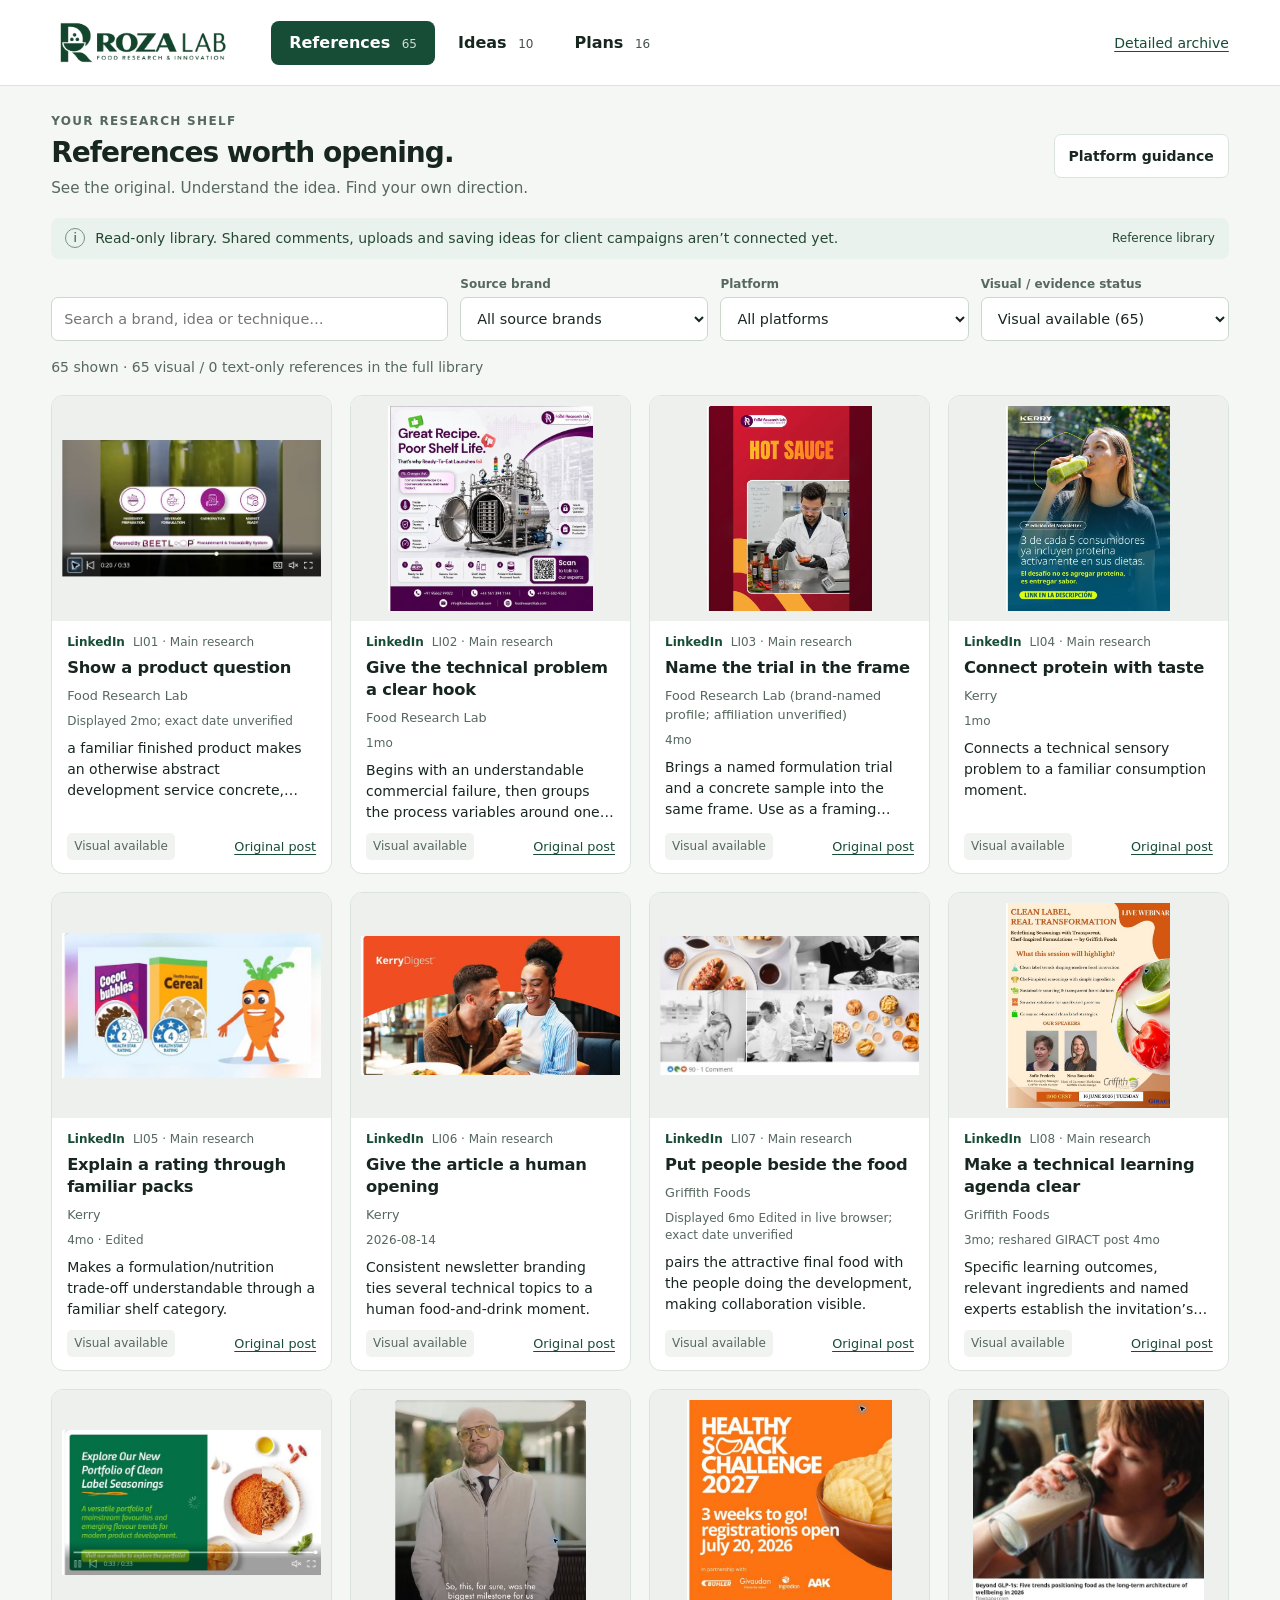
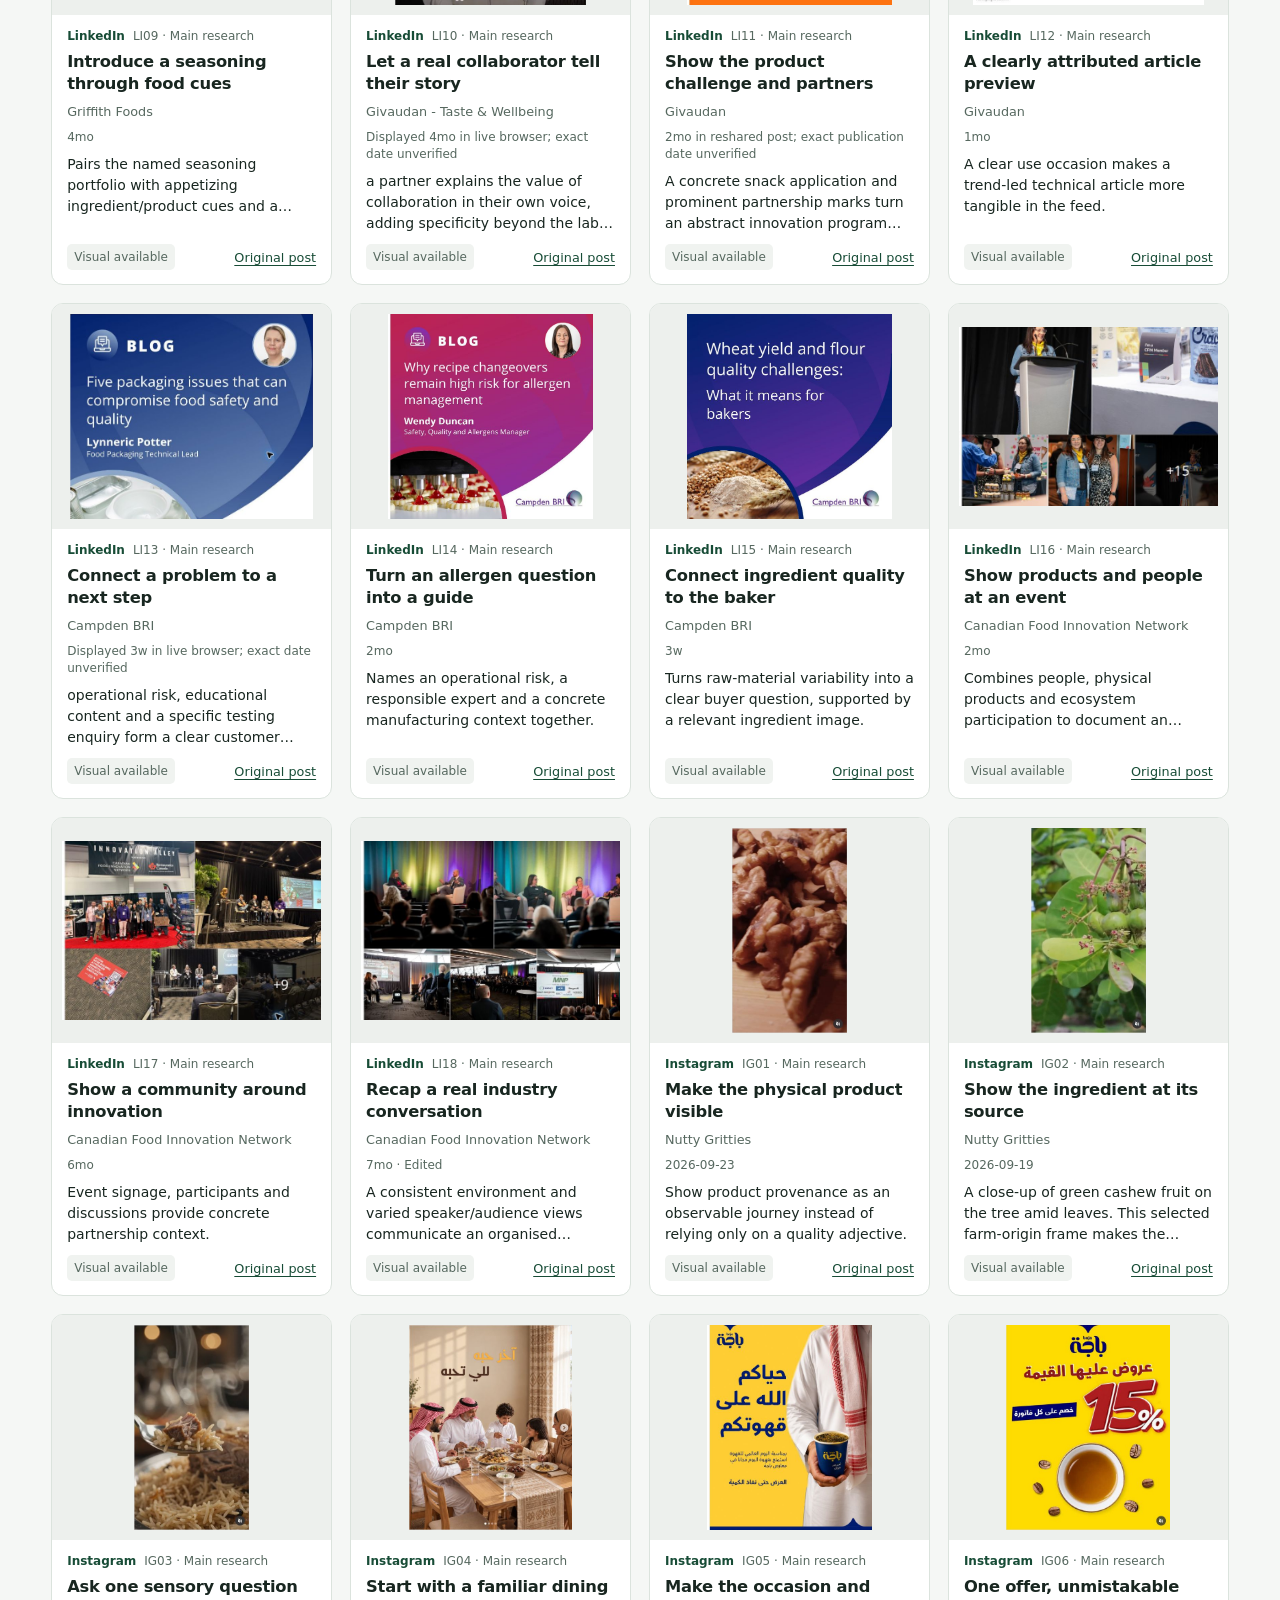
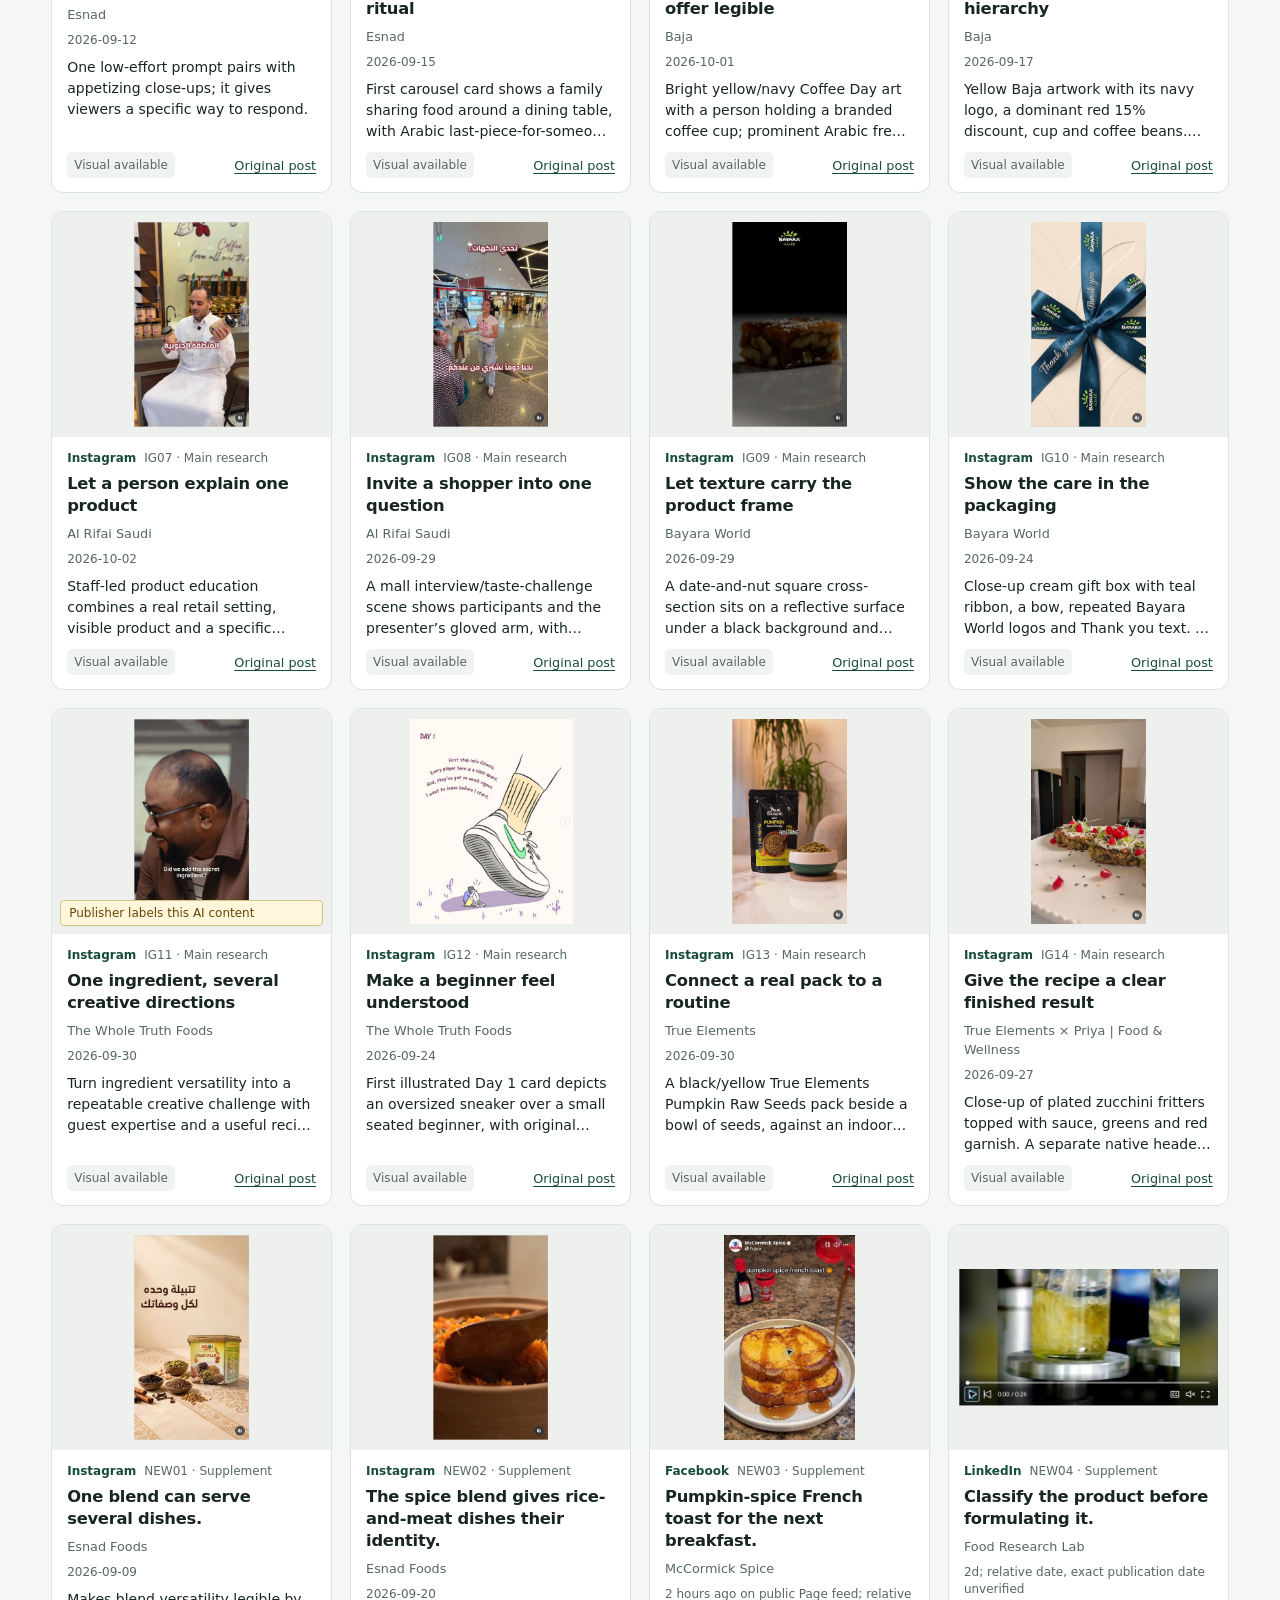
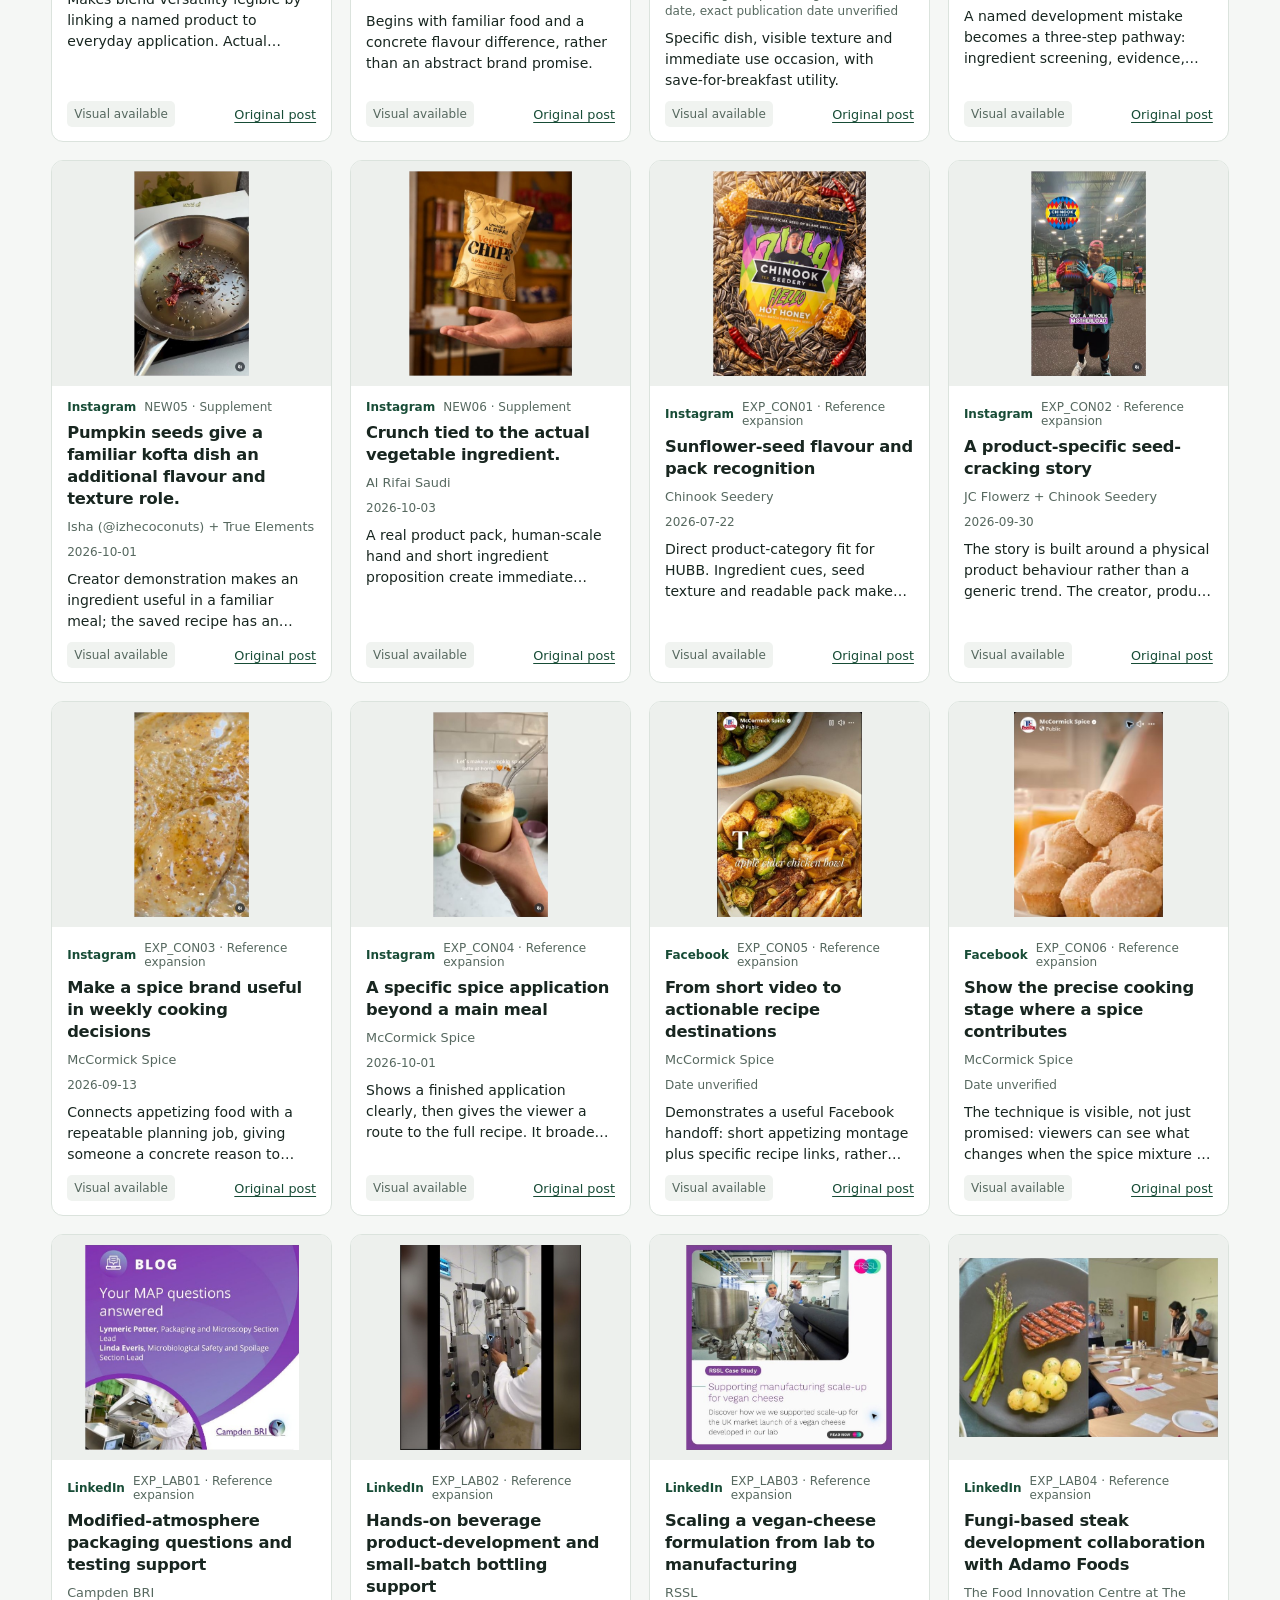
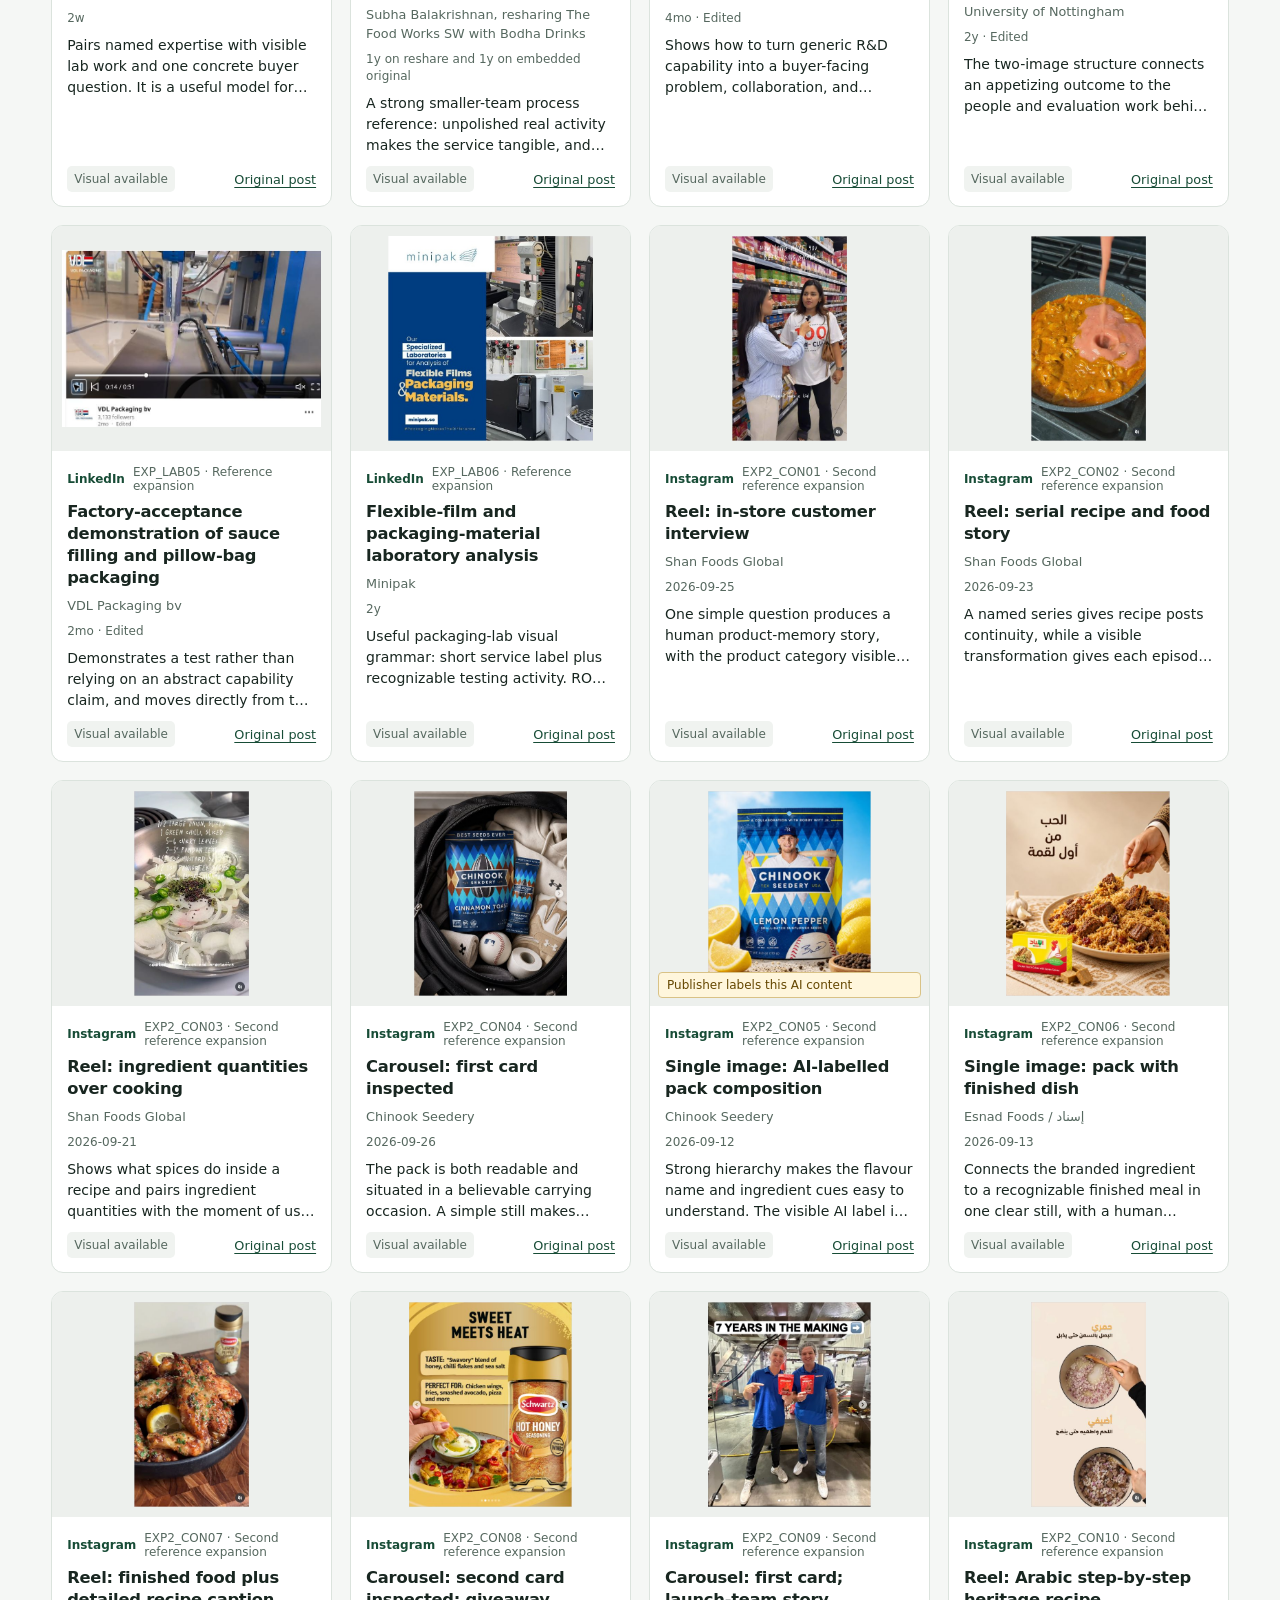
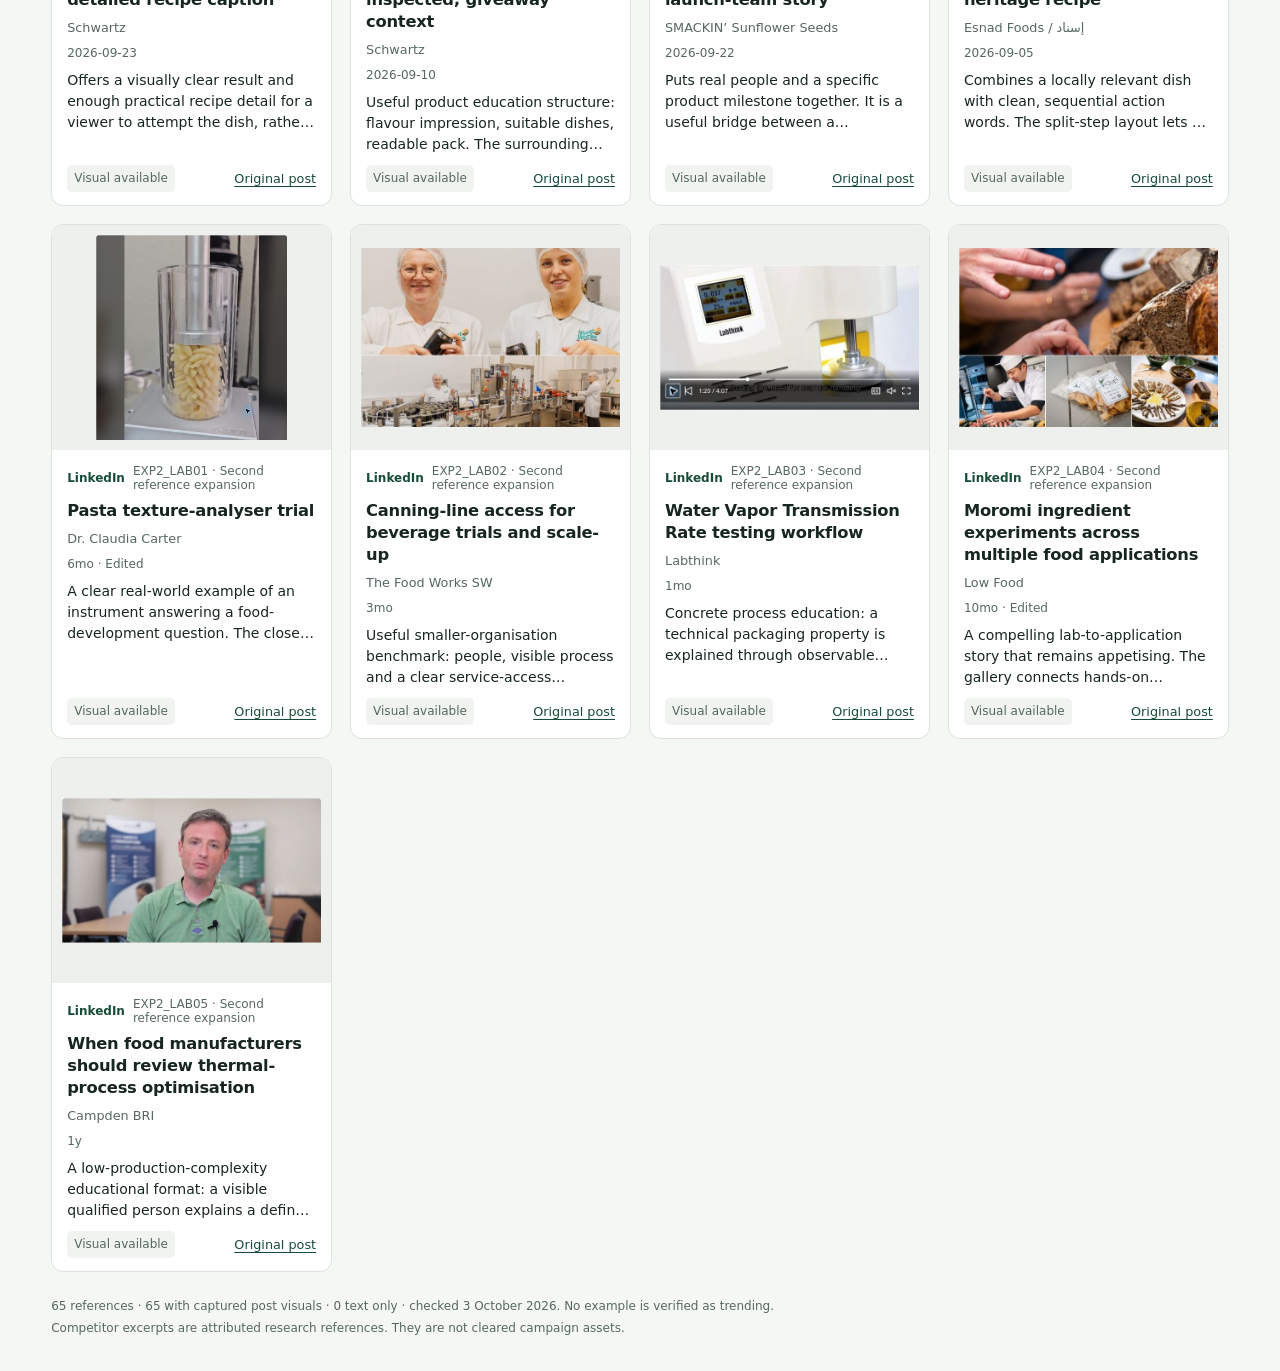
<file: index.html>
<!doctype html><html lang="en"><head><meta charset="utf-8"><meta name="viewport" content="width=device-width,initial-scale=1"><title>ROZA LAB · Reference library</title><meta name="description" content="Social references, original ideas and proposed campaign posts for ROZA LAB, HUBB and spices."><link rel="icon" href="data:image/svg+xml,%3Csvg xmlns='http://www.w3.org/2000/svg' viewBox='0 0 32 32'%3E%3Crect width='32' height='32' rx='7' fill='%23174c36'/%3E%3Cpath d='M10 24V8h7a5 5 0 010 10h-7m7 0 6 6' stroke='white' stroke-width='3' fill='none'/%3E%3C/svg%3E"><link rel="stylesheet" href="./library.css"></head><body>
<a class="skip" href="#main">Skip to library</a><header class="app-header"><a class="brand" href="./index.html" aria-label="ROZA LAB reference library"><img src="./roza-logo.png" alt="ROZA LAB · Food Research & Innovation"></a><nav aria-label="Main views"><button data-view="references" aria-current="page">References <span id="reference-nav-count">65</span></button><button data-view="ideas">Ideas <span>10</span></button><button data-view="plans">Plans <span>16</span></button></nav><a class="archive-link" href="./archive.html">Detailed archive</a></header>
<main id="main"><section class="workspace-heading"><div><p class="overline" id="view-kicker">YOUR RESEARCH SHELF</p><h1 id="view-title">References worth opening.</h1><p id="view-description">See the original. Understand the idea. Find your own direction.</p></div><button class="secondary" id="guidance-button">Platform guidance</button></section>
<div class="mode-notice"><span class="mode-mark" aria-hidden="true">i</span><p>Read-only library. Shared comments, uploads and saving ideas for client campaigns aren’t connected yet.</p><span class="private-label">Reference library</span></div>
<section class="controls" aria-label="Find references and ideas"><label class="search-label"><span class="sr-only">Search titles, brands and observations</span><input type="search" id="search" placeholder="Search a brand, idea or technique…" autocomplete="off"></label><label><span id="brand-label">Brand</span><select id="brand-filter"><option value="all">All brands</option></select></label><label id="platform-control"><span>Platform</span><select id="platform-filter"><option value="all">All platforms</option><option>Instagram</option><option>LinkedIn</option><option>Facebook</option></select></label><label id="evidence-control"><span>Visual / evidence status</span><select id="evidence-filter"><option value="captured">Visual available</option><option value="textonly">Text only</option><option value="all">All references</option><option value="live">Public page inspected</option><option value="cached">Cached text</option><option value="snippet">Search snippet only</option></select></label><label id="format-control" hidden><span>Primary format</span><select id="format-filter"><option value="all">All formats</option><option>Reel</option><option>Carousel</option><option>Photo</option><option>Remix</option></select></label></section>
<div class="results-bar"><p id="results-count" role="status" aria-live="polite"></p><div id="context-filter" hidden></div><div class="view-options" id="plan-view-options" hidden><button data-plan-mode="list" aria-pressed="true">List</button><button data-plan-mode="calendar" aria-pressed="false">Calendar</button></div></div>
<section id="results" aria-label="Library results"></section><noscript><p>This library needs JavaScript to filter and open cards. <a href="./archive.html">Open the detailed archive</a>.</p></noscript>
<footer><p id="evidence-note">65 references · 65 with captured post visuals · 0 text only · checked 3 October 2026. No example is verified as trending.</p><p>Competitor excerpts are attributed research references. They are not cleared campaign assets.</p></footer></main>
<dialog id="detail-dialog" aria-labelledby="drawer-title"><div class="drawer-head"><div><span class="overline" id="drawer-type"></span><h2 id="drawer-title"></h2></div><button class="icon-button" id="close-dialog" aria-label="Close details">×</button></div><div id="drawer-body"></div></dialog><div class="toast" id="toast" role="status" aria-live="polite"></div>
<script src="./library-data.js"></script><script src="./campaign-data.js"></script><script src="./evidence-data.js"></script><script src="./brand-strategy.js"></script><script src="./library.js"></script></body></html>
</file>
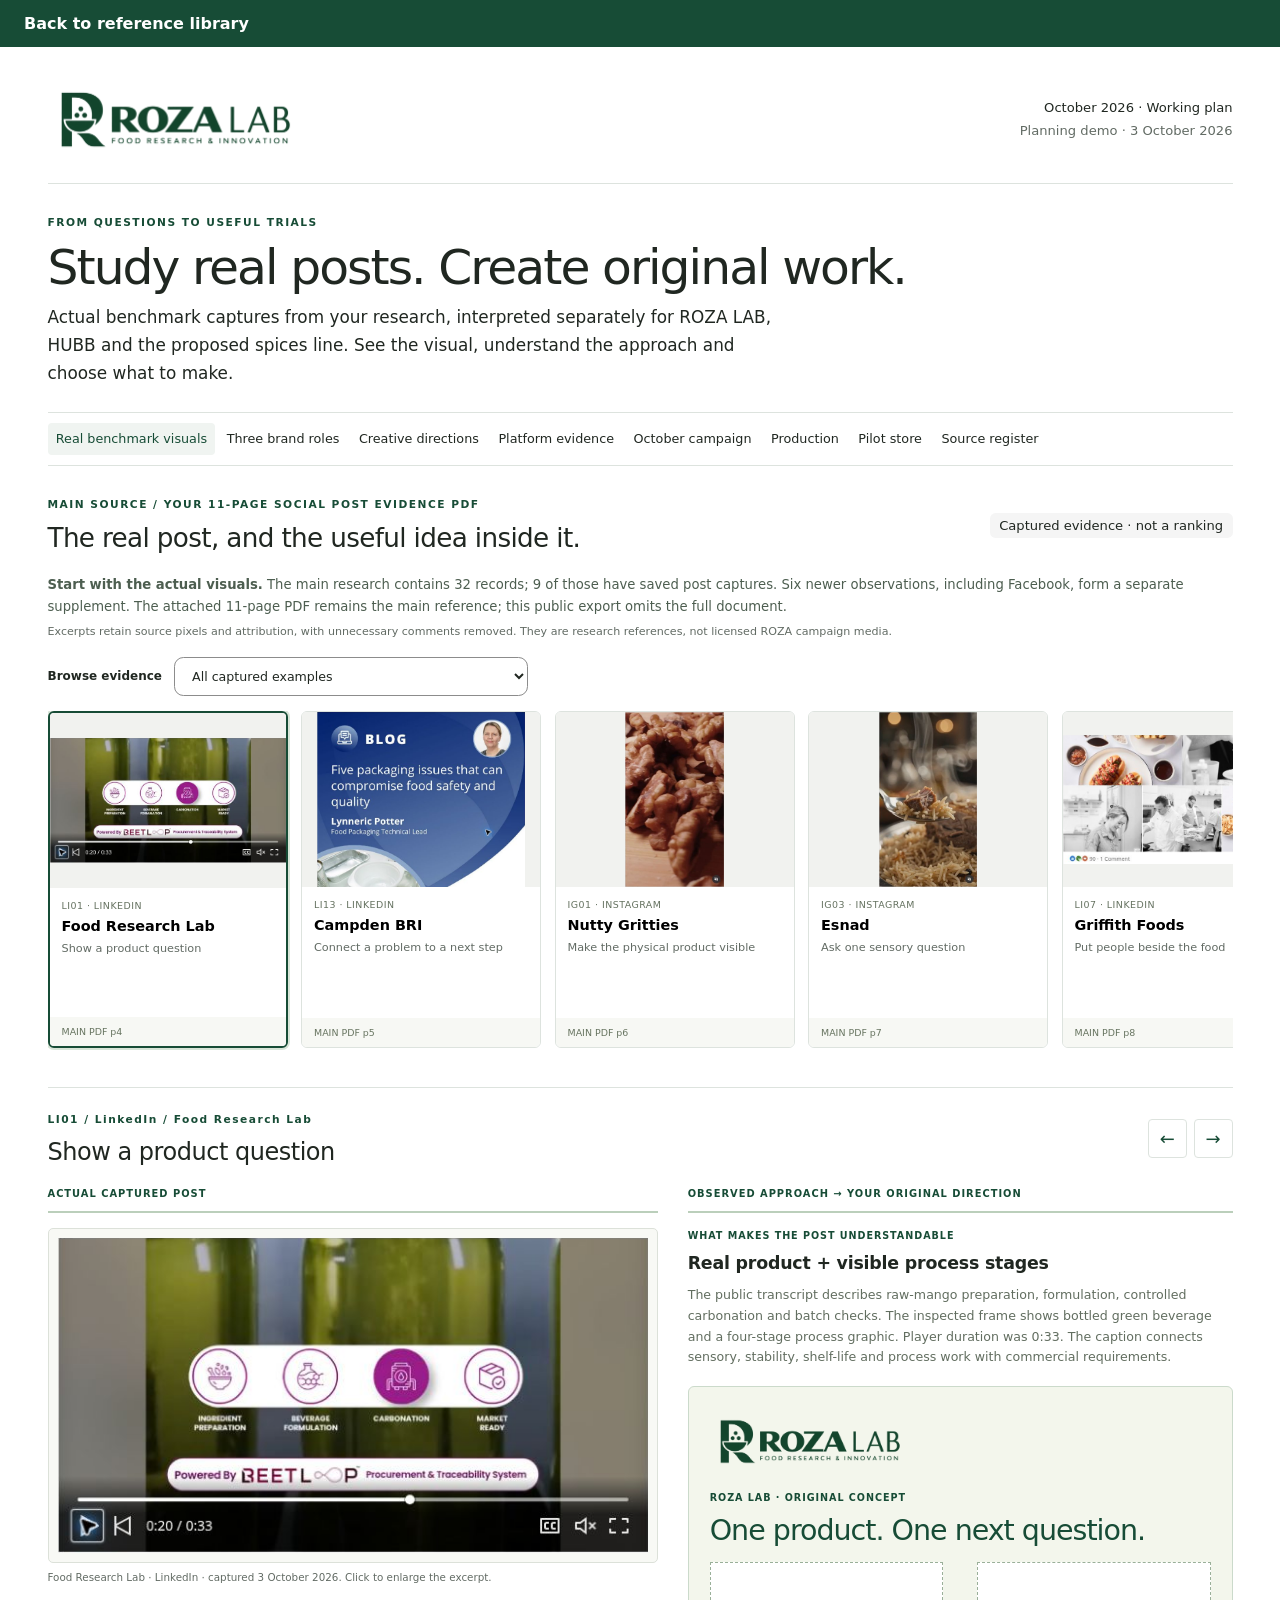
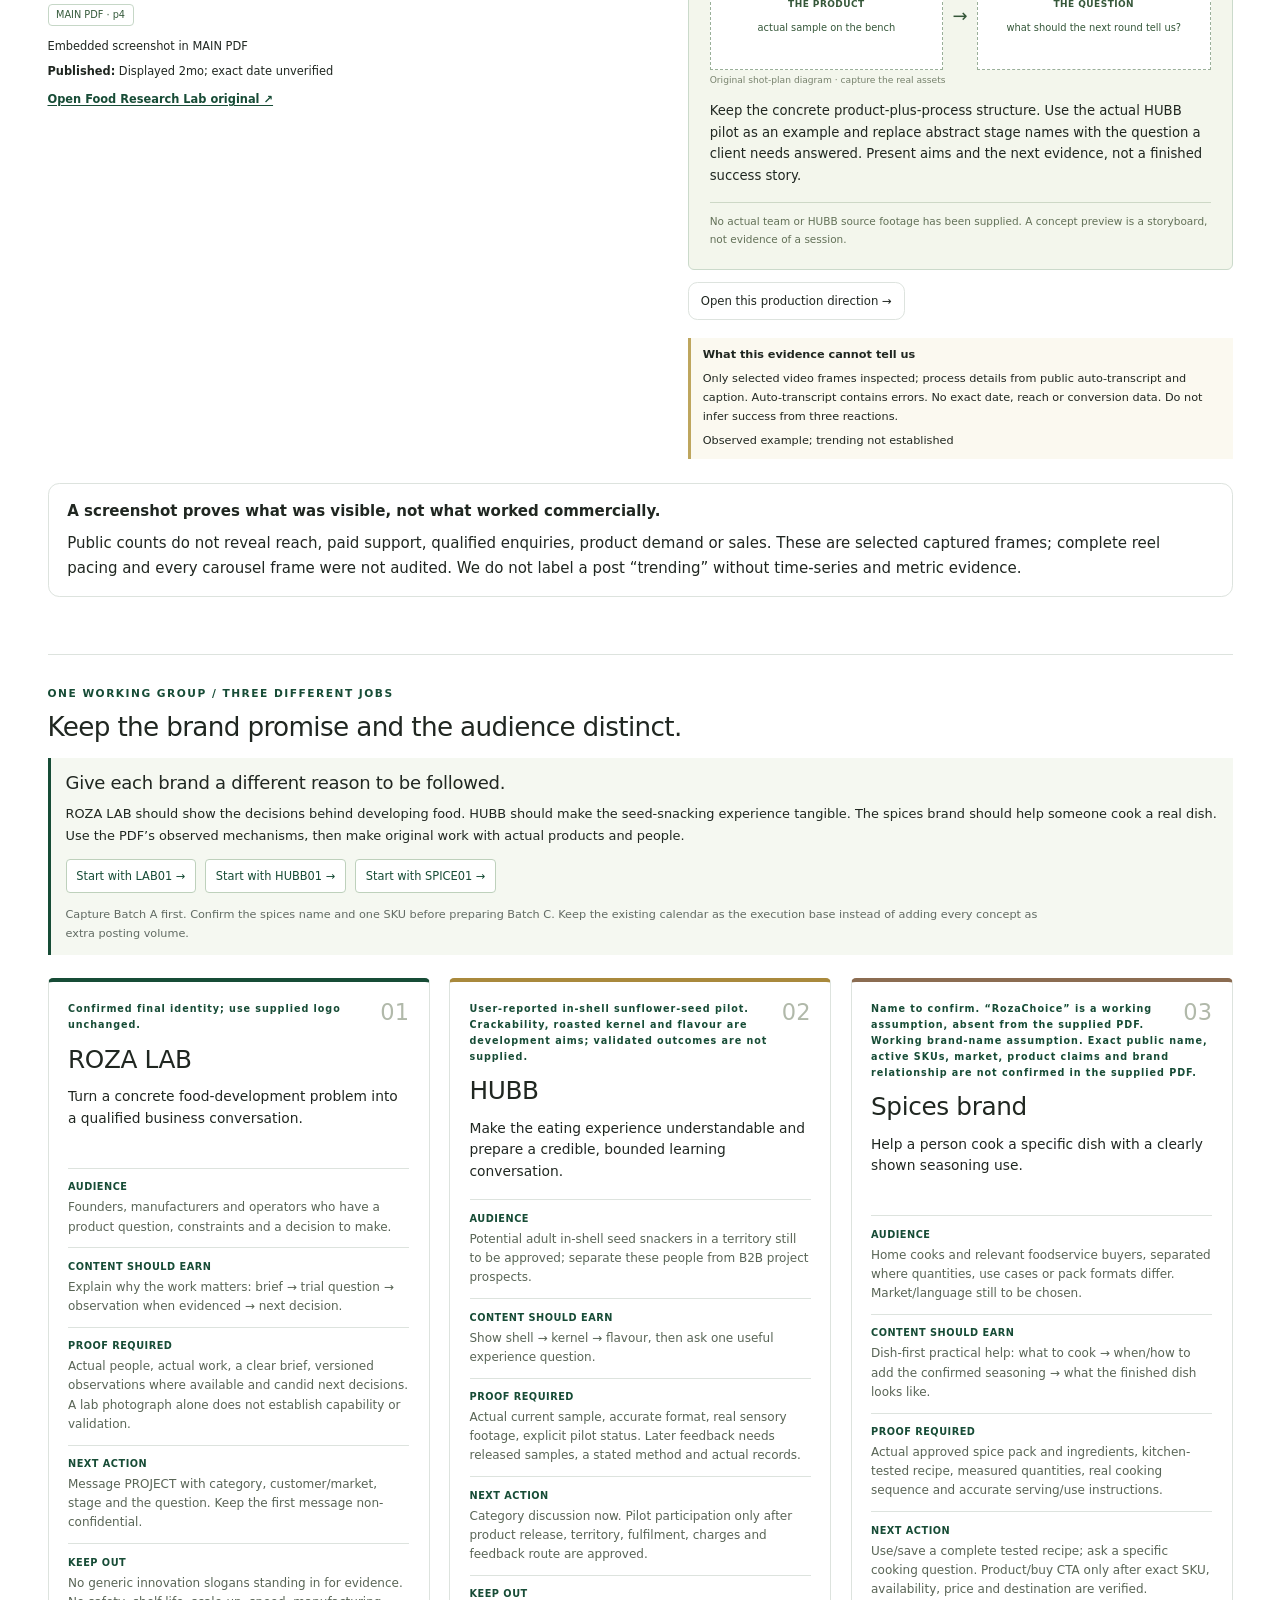
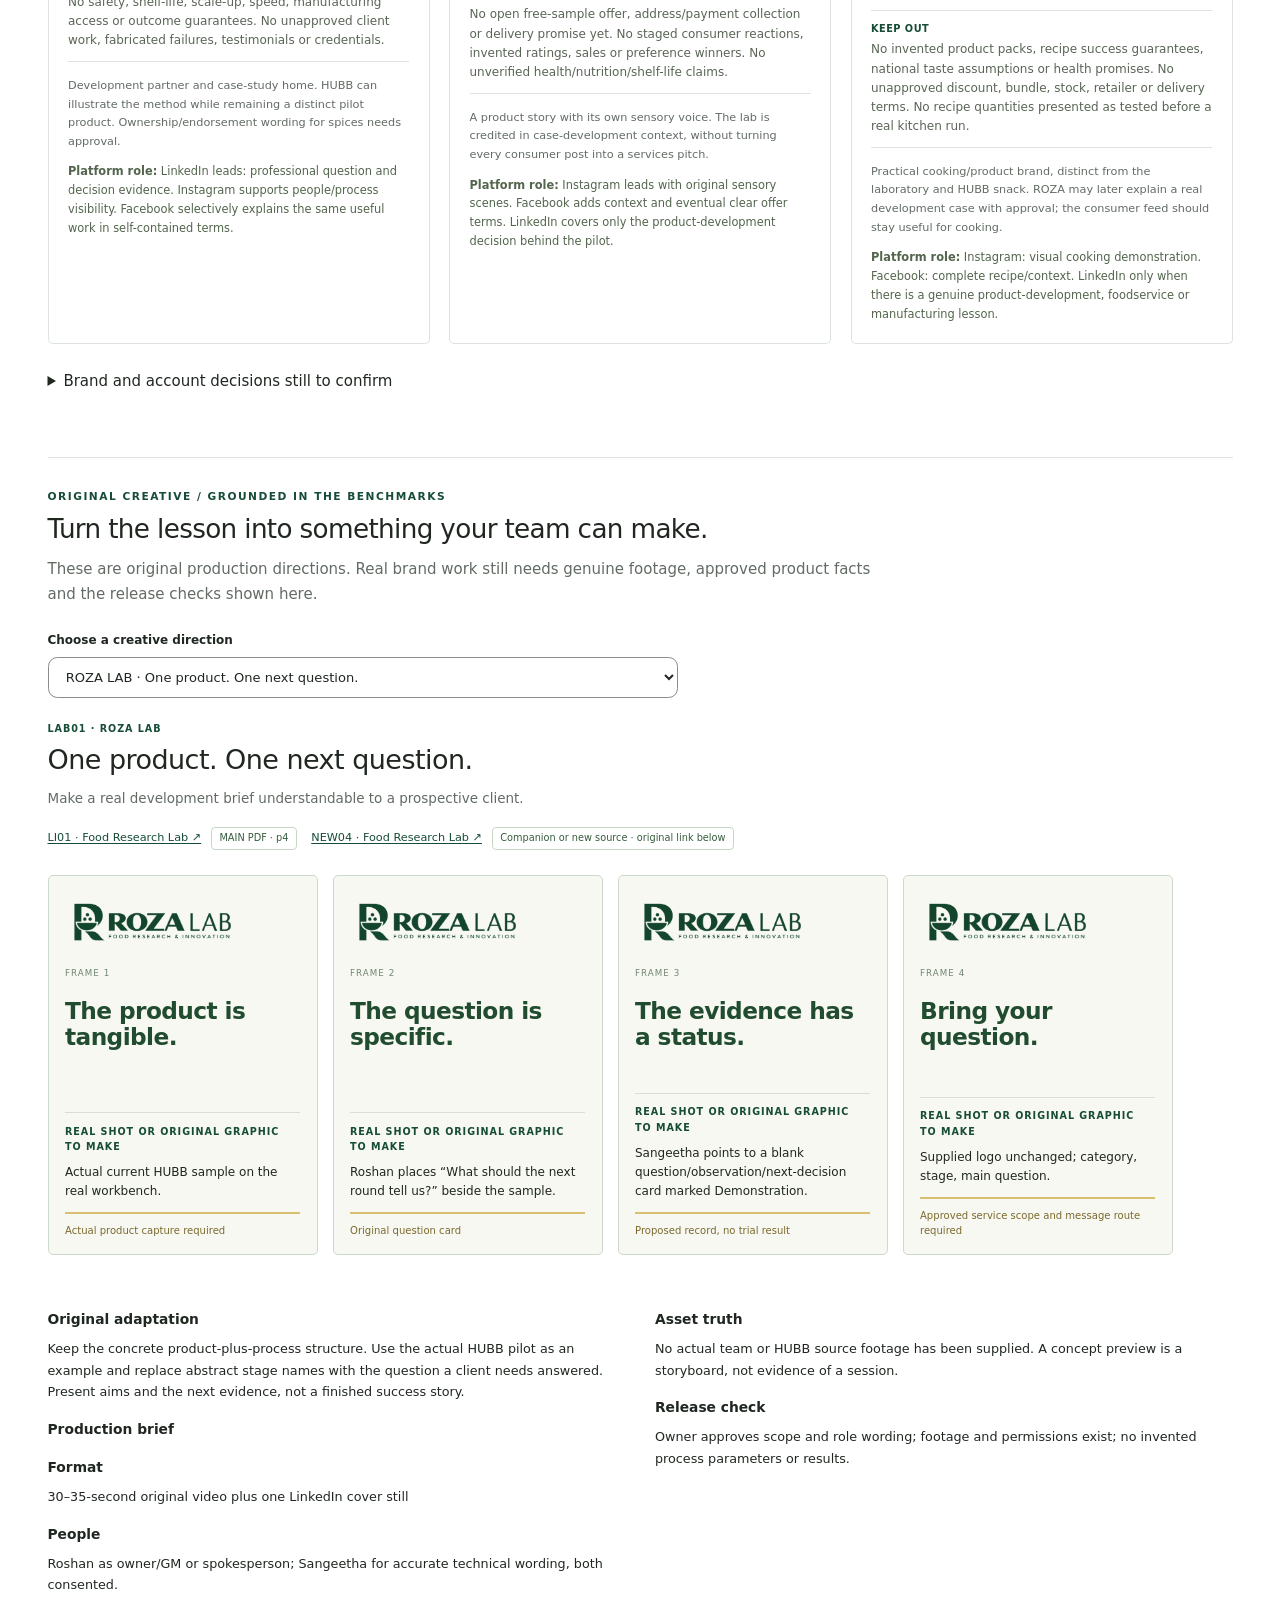
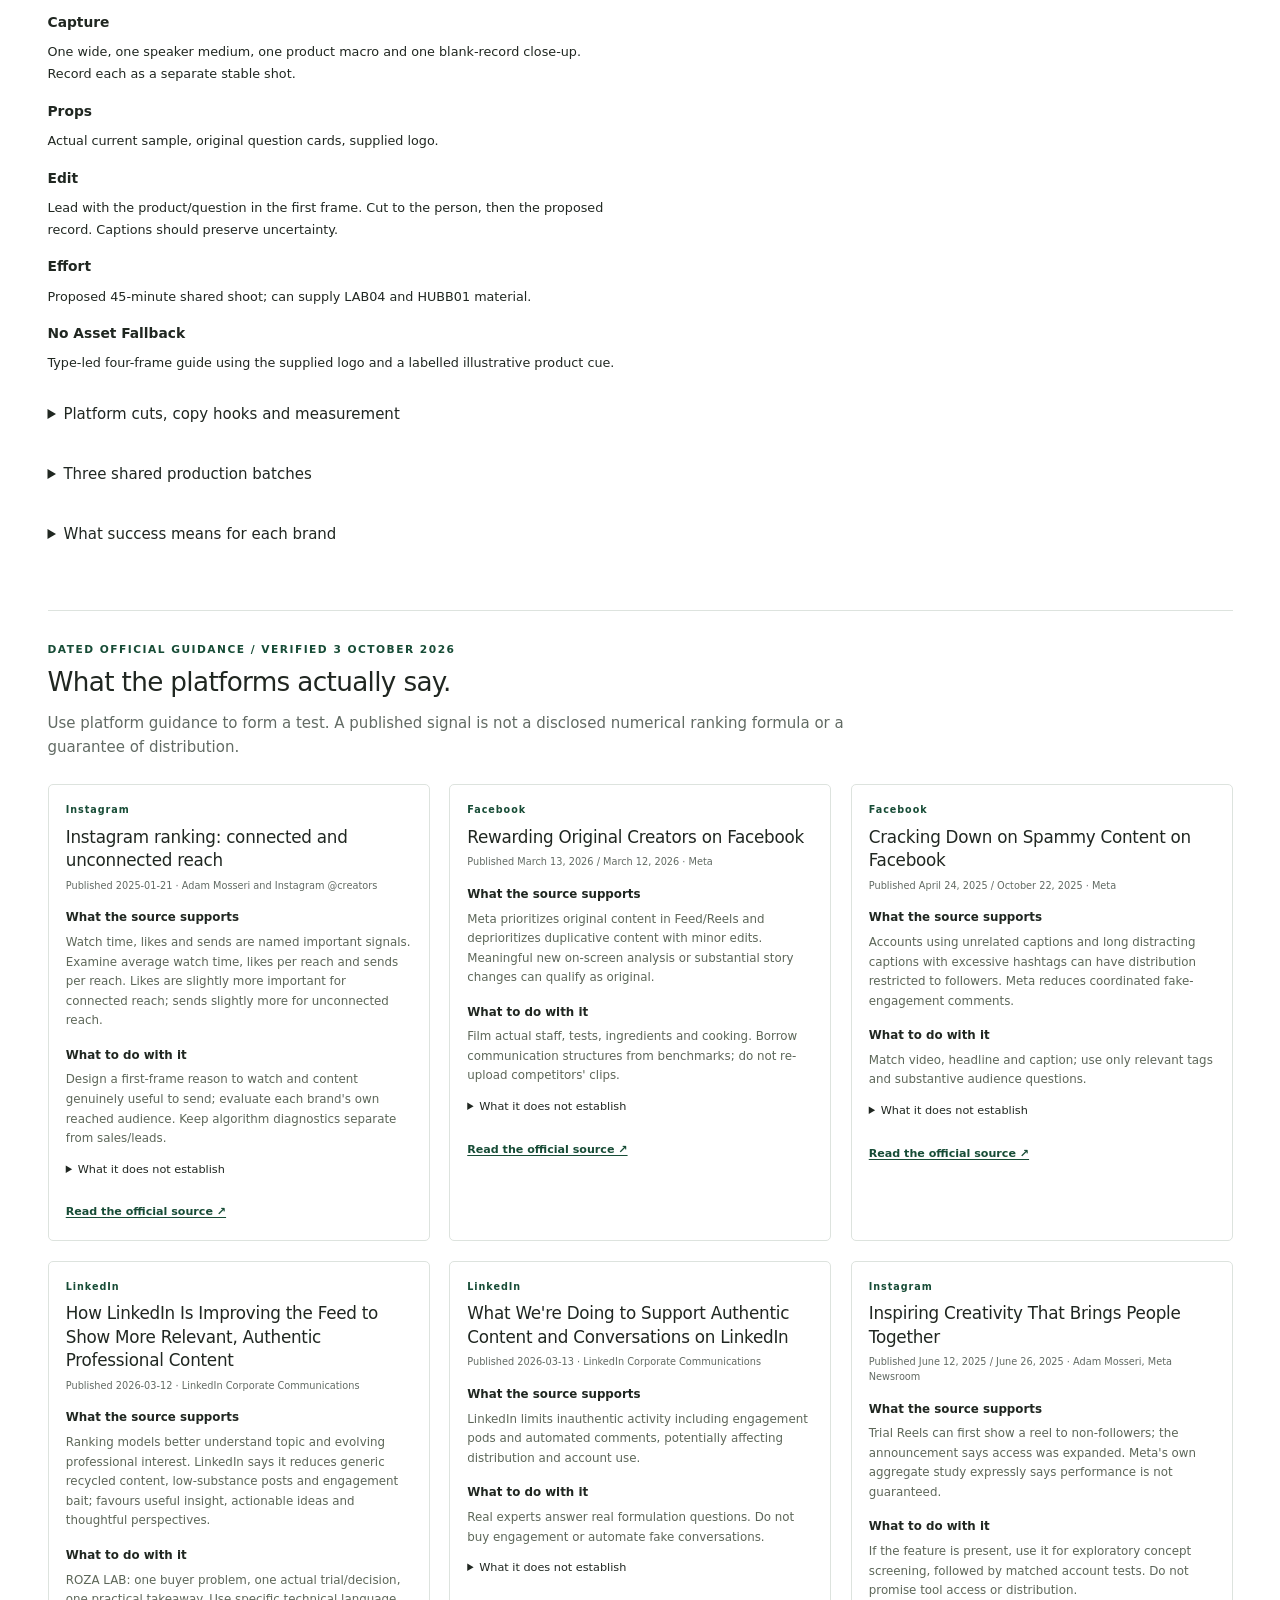
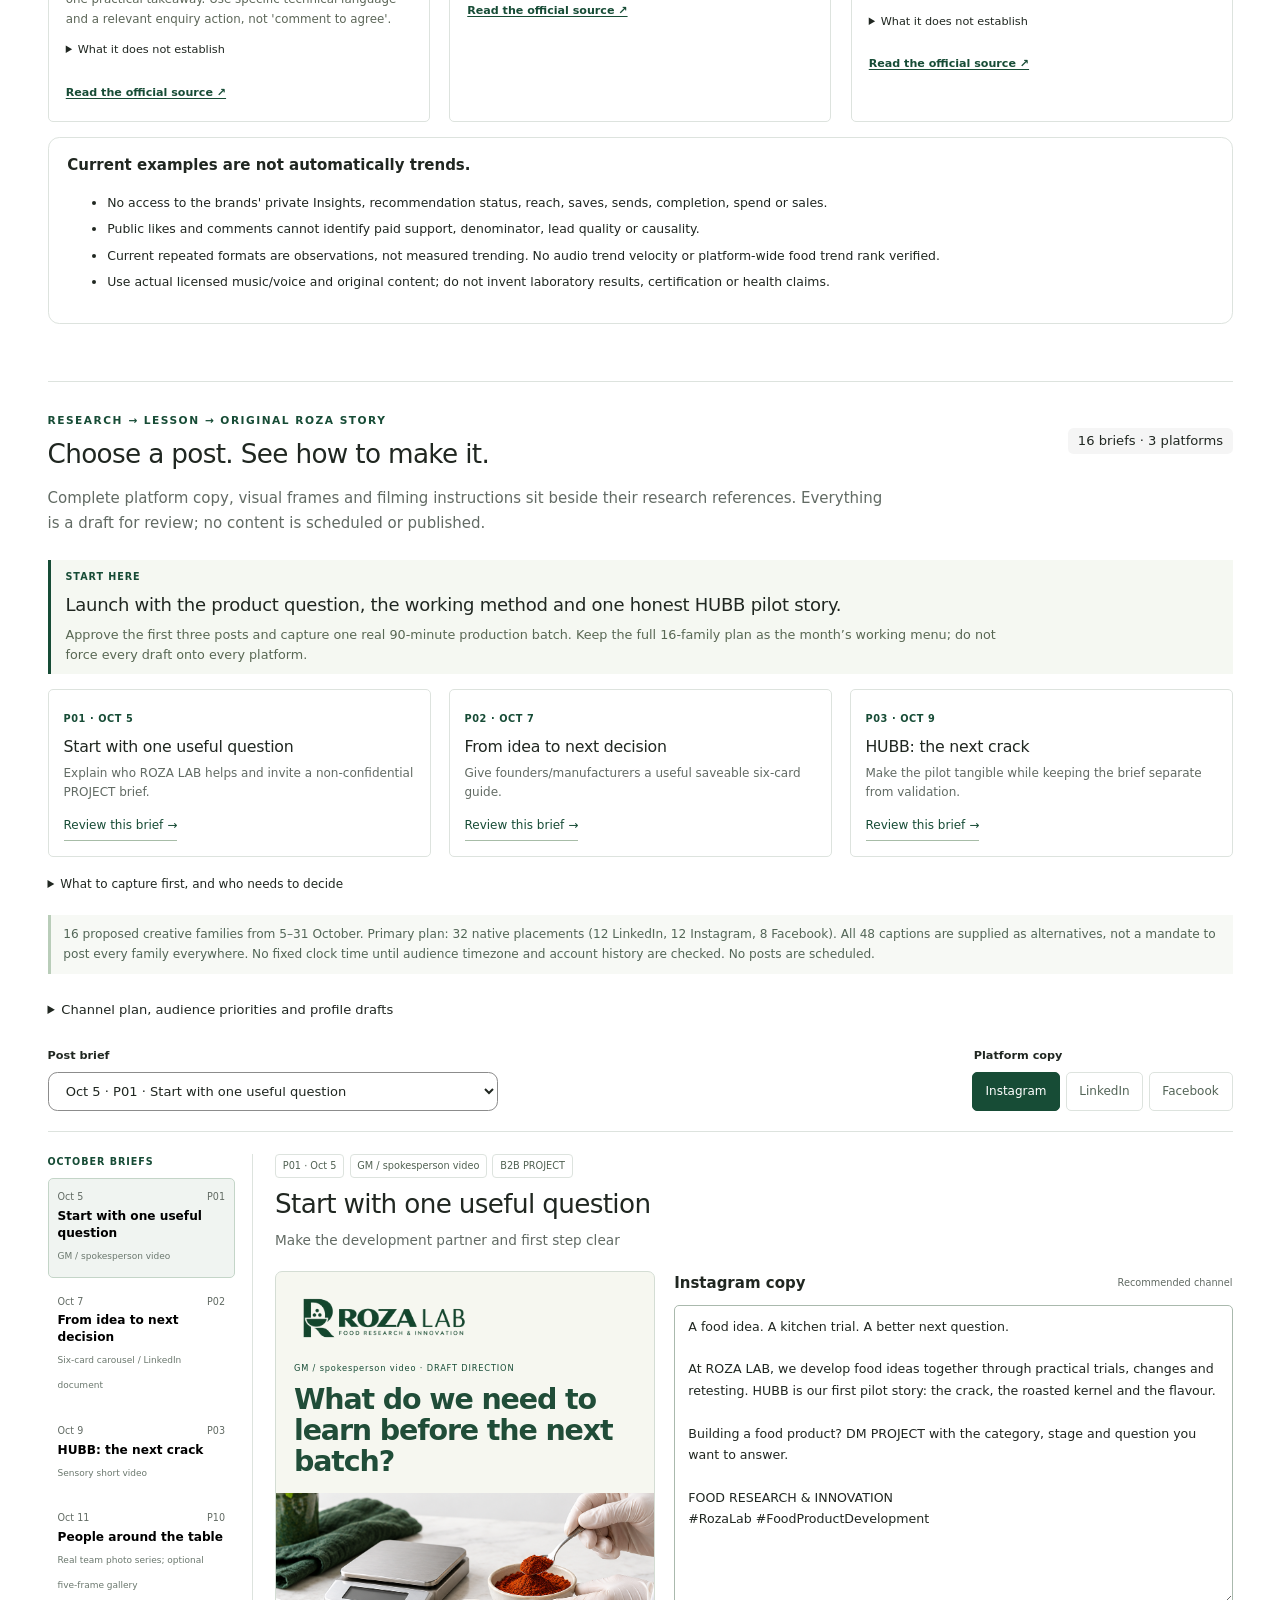
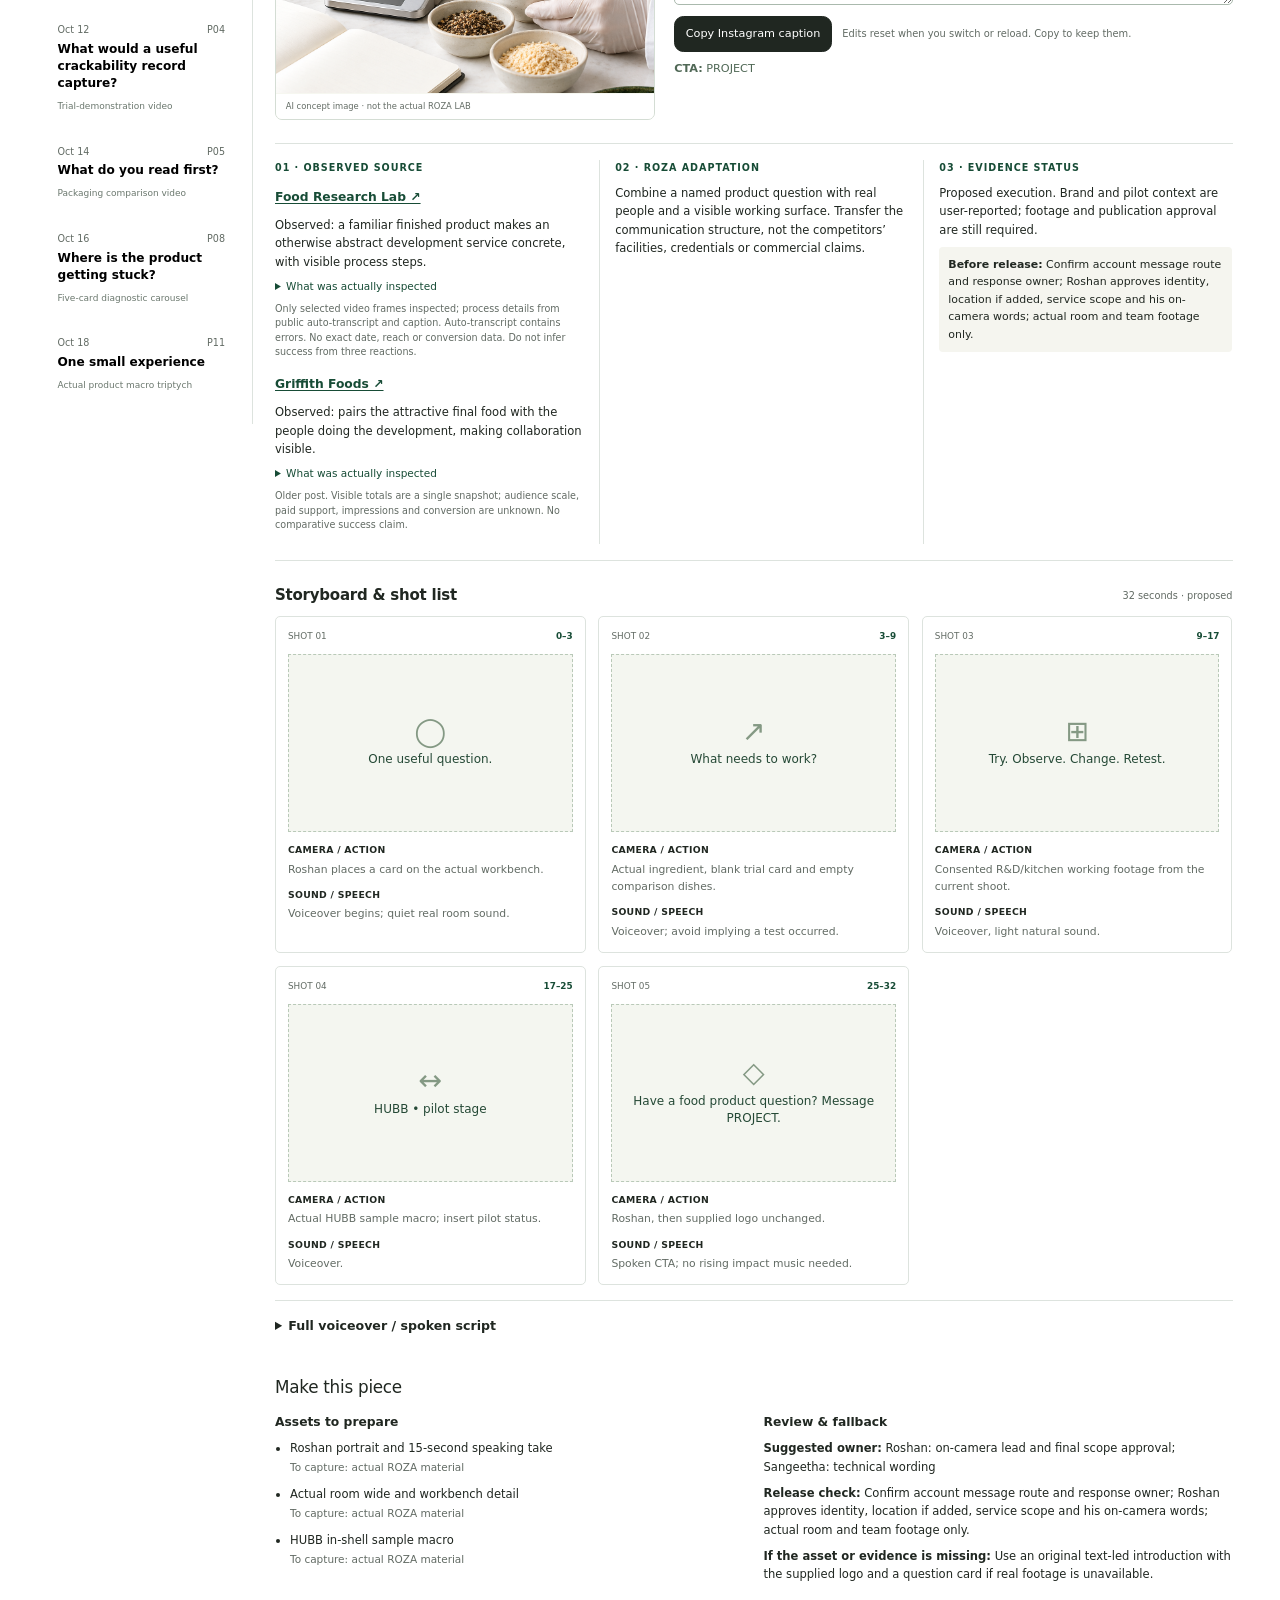
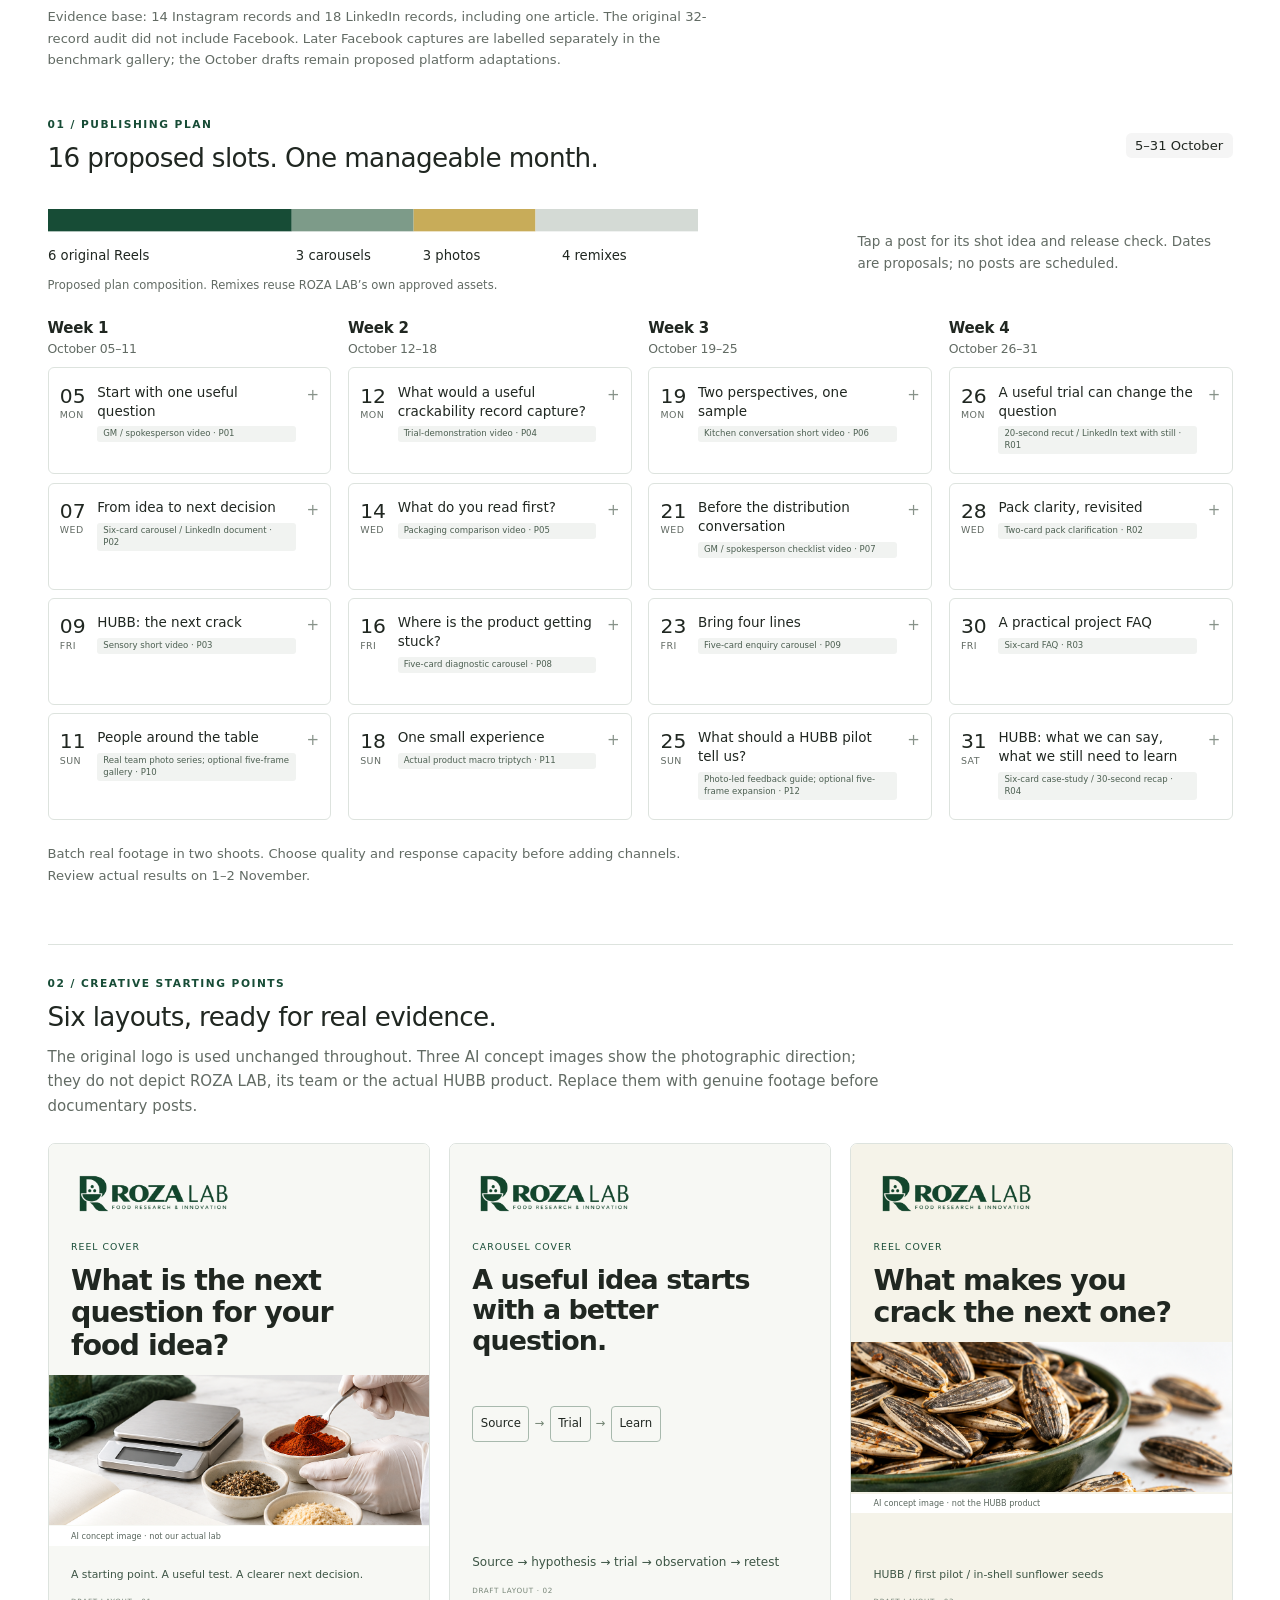
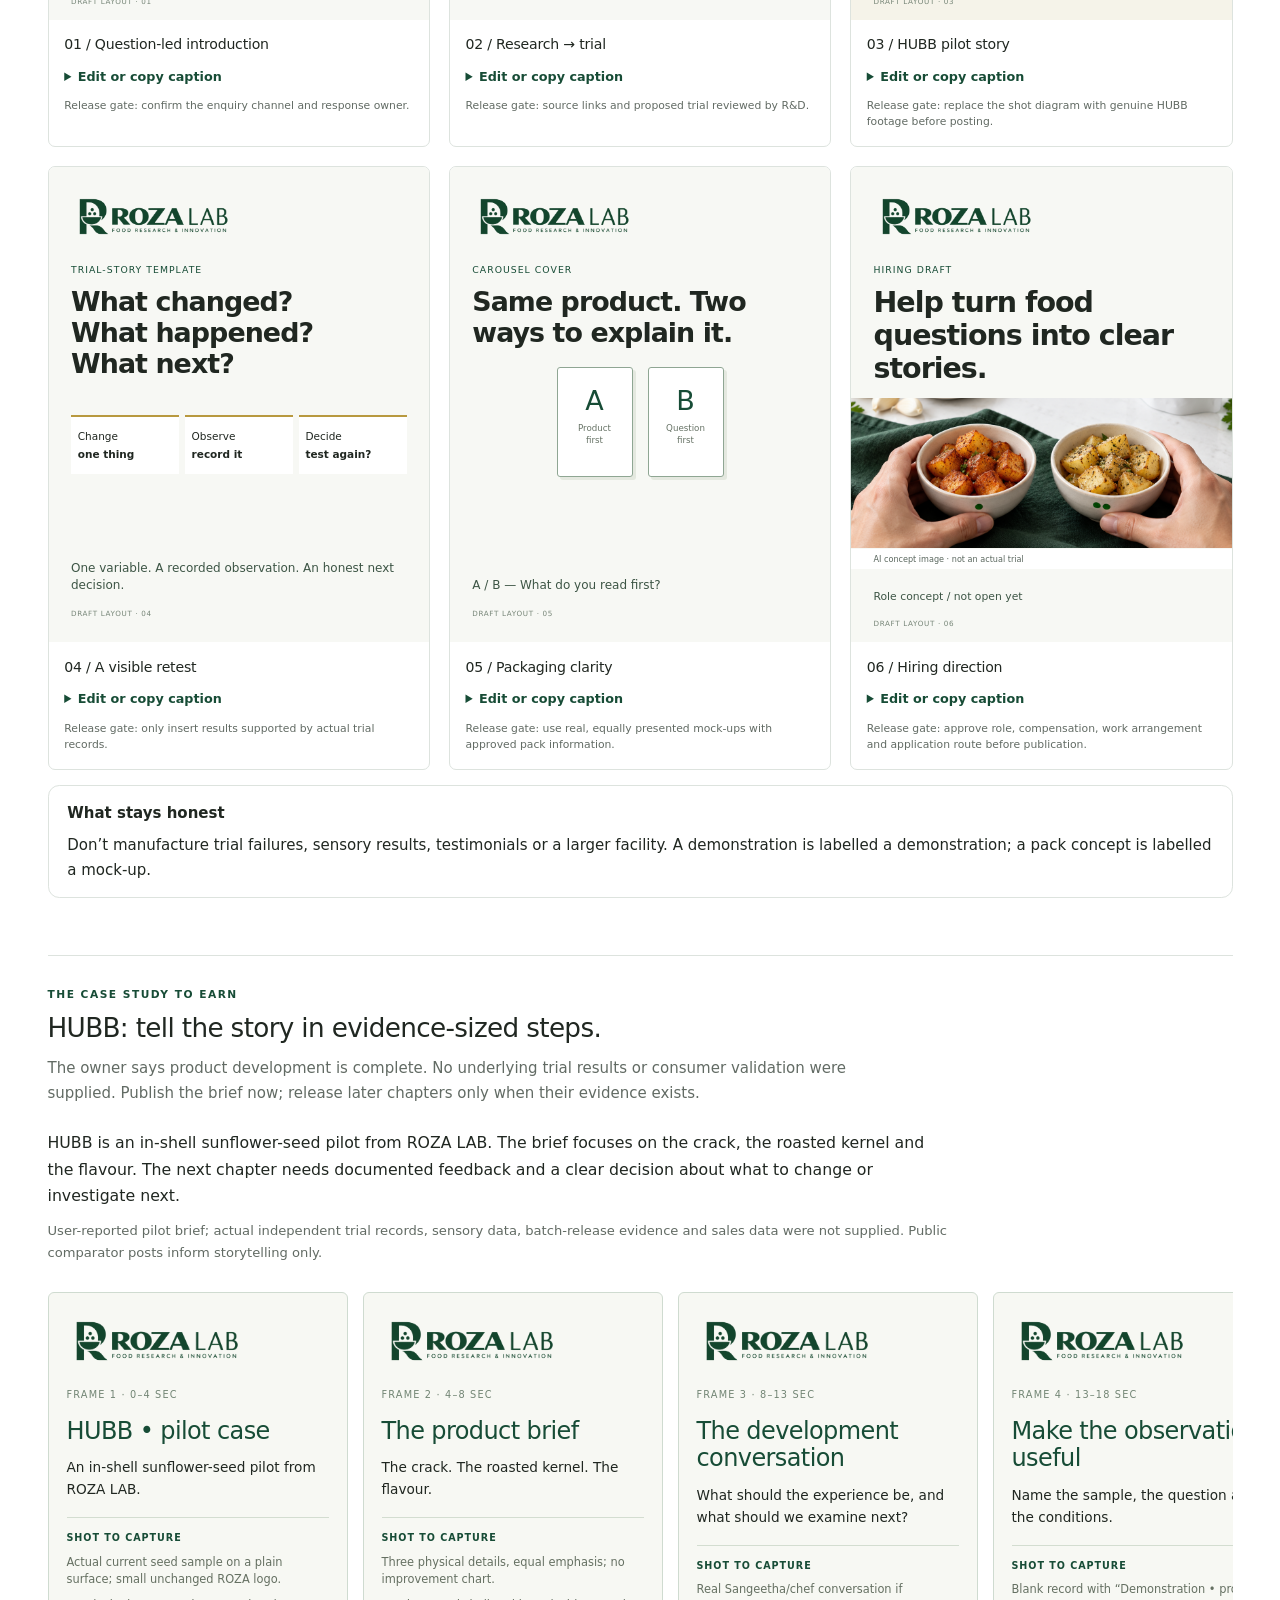
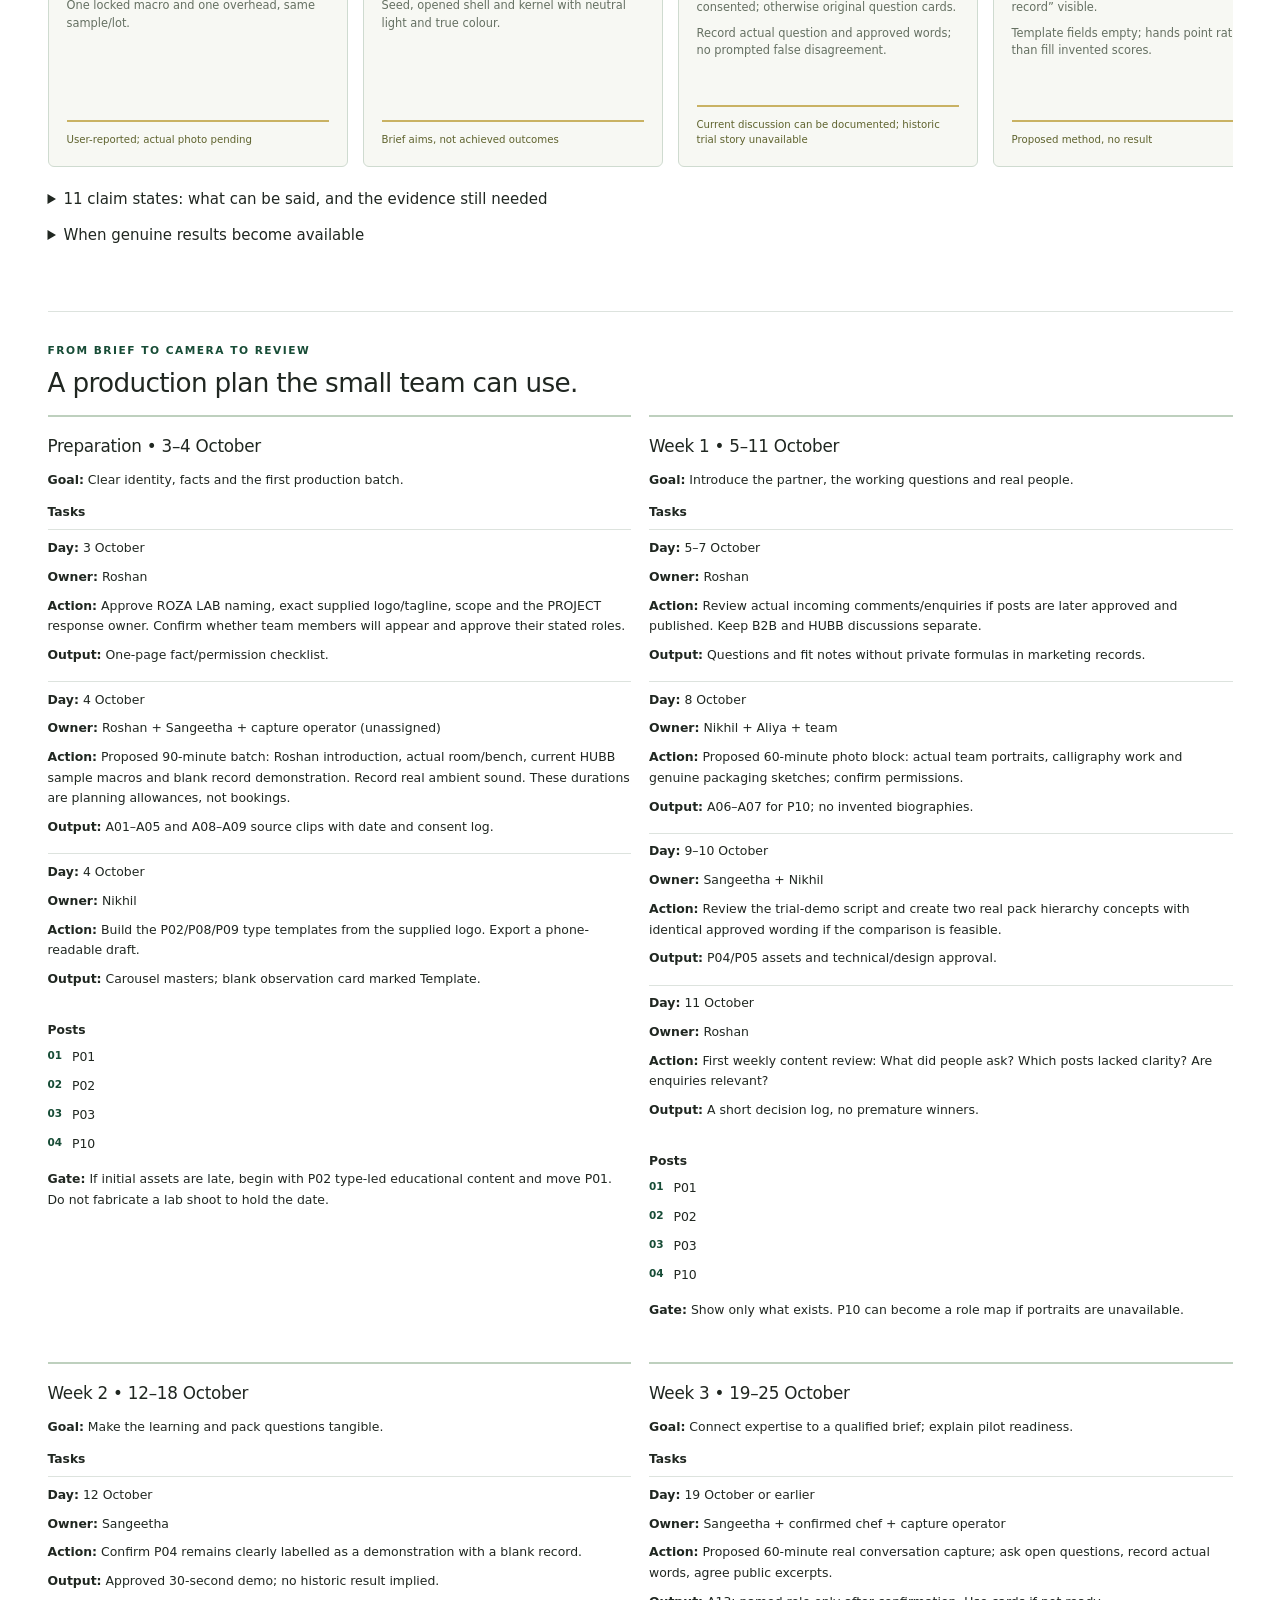
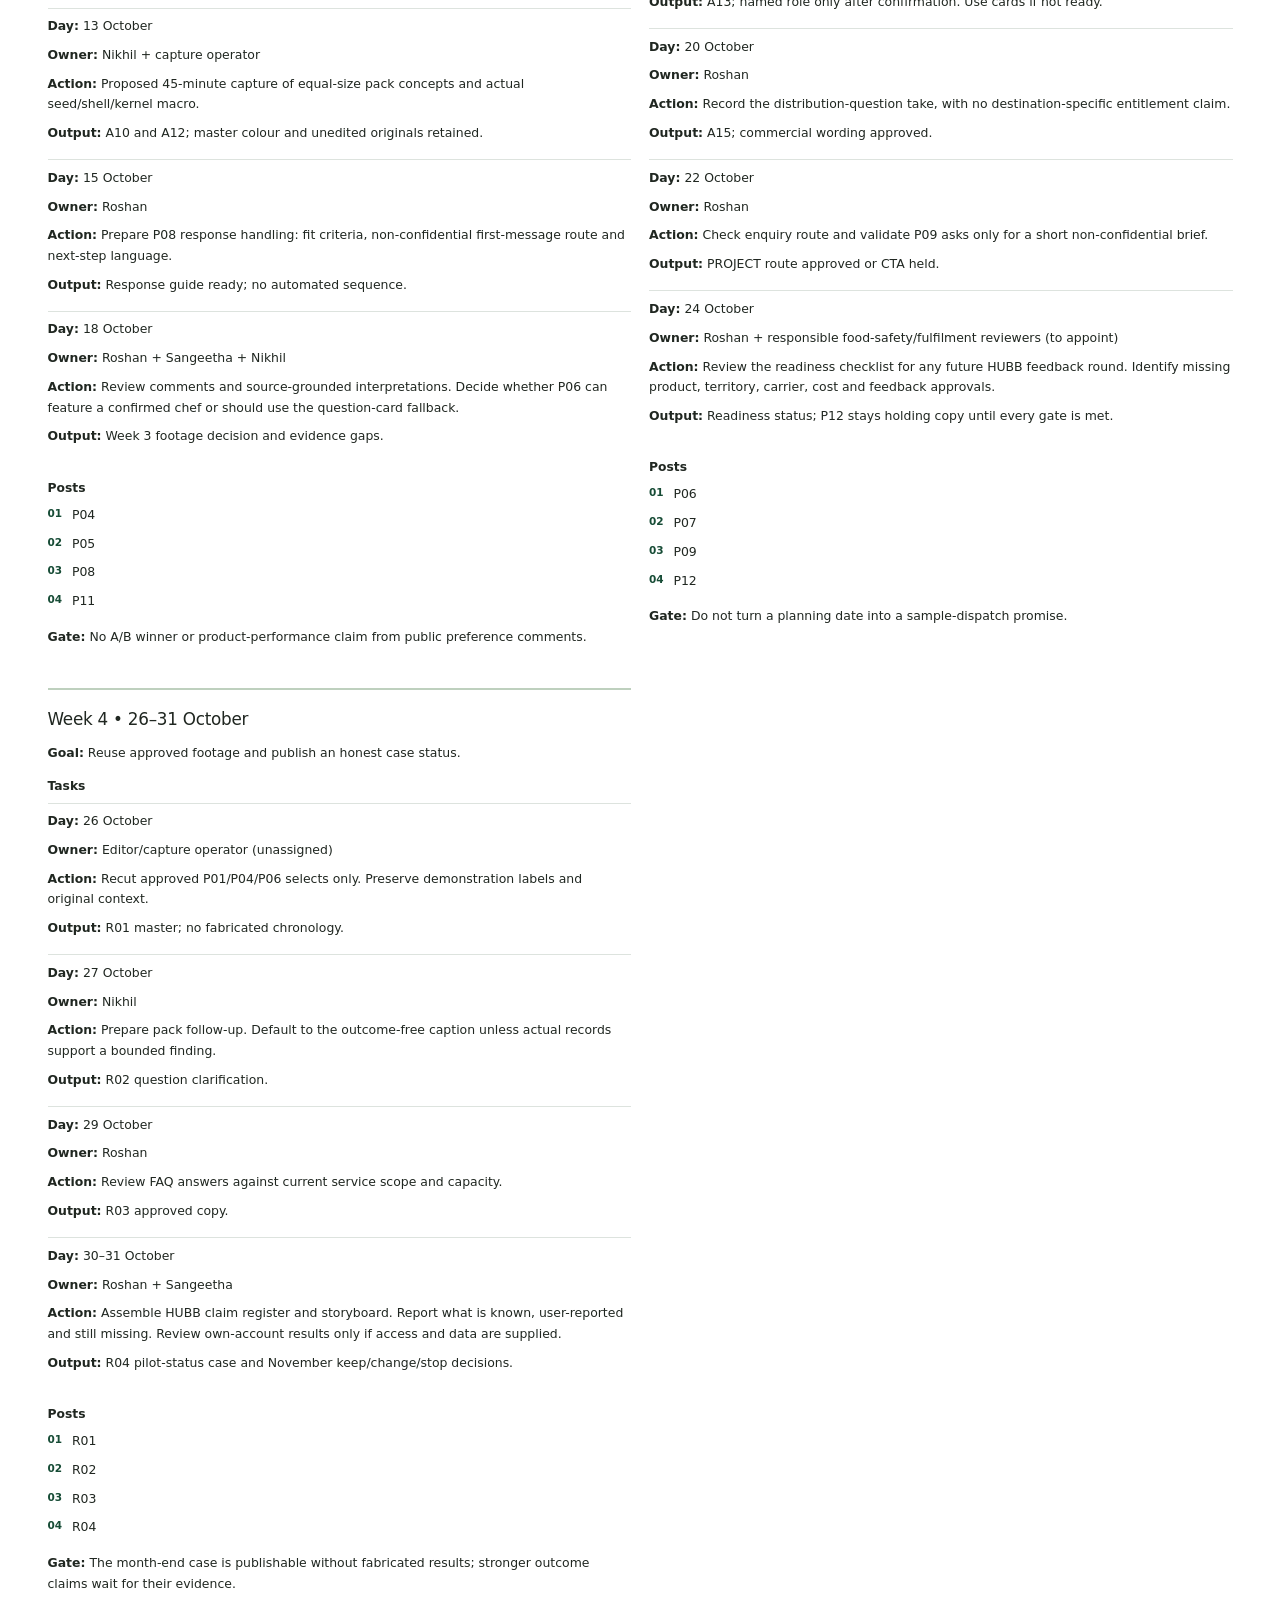
<file: archive.html>
<!doctype html><html lang="en"><head><meta charset="utf-8"><meta name="viewport" content="width=device-width, initial-scale=1"><meta name="description" content="ROZA LAB working plan: October content, honest research stories, hiring and the HUBB pilot."><title>ROZA LAB · October planning</title><link rel="stylesheet" href="./styles.css"><link rel="icon" type="image/svg+xml" href="data:image/svg+xml,%3Csvg xmlns='http://www.w3.org/2000/svg' viewBox='0 0 32 32'%3E%3Crect width='32' height='32' rx='6' fill='%2315402f'/%3E%3Cpath d='M8 9h16M8 16h16M8 23h10' stroke='white' stroke-width='2'/%3E%3C/svg%3E"></head><body><a href="./index.html" style="display:block;padding:14px 24px;background:#174c36;color:white;font:600 16px system-ui;text-decoration:none">Back to reference library</a><a class="skip-link" href="#main-content">Skip to content</a><main class="orbit-page" id="main-content" tabindex="-1"><header class="context brand-header"><img class="brand" src="./roza-logo.png" alt="ROZA LAB — Food Research &amp; Innovation"><div><p>October 2026 · Working plan</p><p class="metadata">Planning demo · 3 October 2026</p></div></header><header class="page-heading"><p class="eyebrow">FROM QUESTIONS TO USEFUL TRIALS</p><h1>Study real posts. Create original work.</h1><p class="lead">Actual benchmark captures from your research, interpreted separately for ROZA LAB, HUBB and the proposed spices line. See the visual, understand the approach and choose what to make.</p></header><nav class="page-nav" aria-label="Planning sections"><a href="#benchmark-studio">Real benchmark visuals</a><a href="#brand-roles">Three brand roles</a><a href="#creative-directions">Creative directions</a><a href="#platform-evidence">Platform evidence</a><a href="#studio">October campaign</a><a href="#production">Production</a><a href="#pilot">Pilot store</a><a href="#sources">Source register</a></nav>
<section class="section first-section" id="benchmark-studio" aria-labelledby="benchmark-title"><div class="section-heading"><div><p class="eyebrow">MAIN SOURCE / YOUR 11-PAGE SOCIAL POST EVIDENCE PDF</p><h2 id="benchmark-title">The real post, and the useful idea inside it.</h2></div><span class="badge">Captured evidence · not a ranking</span></div><p class="evidence-source-intro" id="evidence-source-intro"></p><div class="benchmark-controls"><label for="benchmark-filter">Browse evidence</label><select id="benchmark-filter" class="control"><option value="all">All captured examples</option><option value="LinkedIn">LinkedIn</option><option value="Instagram">Instagram</option><option value="primary">MAIN PDF’s four featured visuals</option><option value="supplement">New spice examples</option></select></div><div id="benchmark-gallery" class="benchmark-gallery"></div><div id="benchmark-comparison" class="benchmark-comparison" aria-live="polite"></div><div class="notice evidence-boundary"><b>A screenshot proves what was visible, not what worked commercially.</b><p>Public counts do not reveal reach, paid support, qualified enquiries, product demand or sales. These are selected captured frames; complete reel pacing and every carousel frame were not audited. We do not label a post “trending” without time-series and metric evidence.</p></div></section>
<section class="section" id="brand-roles" aria-labelledby="brand-roles-title"><p class="eyebrow">ONE WORKING GROUP / THREE DIFFERENT JOBS</p><h2 id="brand-roles-title">Keep the brand promise and the audience distinct.</h2><div id="brand-role-content"></div></section>
<section class="section" id="creative-directions" aria-labelledby="directions-title"><p class="eyebrow">ORIGINAL CREATIVE / GROUNDED IN THE BENCHMARKS</p><h2 id="directions-title">Turn the lesson into something your team can make.</h2><p class="section-intro">These are original production directions. Real brand work still needs genuine footage, approved product facts and the release checks shown here.</p><div class="direction-controls"><label for="direction-choice">Choose a creative direction</label><select id="direction-choice" class="control"></select></div><div id="direction-detail"></div><details class="sources production-extension"><summary>Three shared production batches</summary><div id="brand-production"></div></details><details class="sources production-extension"><summary>What success means for each brand</summary><div id="brand-measurement"></div></details></section>
<section class="section" id="platform-evidence" aria-labelledby="platform-title"><p class="eyebrow">DATED OFFICIAL GUIDANCE / VERIFIED 3 OCTOBER 2026</p><h2 id="platform-title">What the platforms actually say.</h2><p class="section-intro">Use platform guidance to form a test. A published signal is not a disclosed numerical ranking formula or a guarantee of distribution.</p><div id="algorithm-content"></div></section>
<section class="section campaign-section" id="studio" aria-labelledby="studio-title"><div class="section-heading"><div><p class="eyebrow">RESEARCH → LESSON → ORIGINAL ROZA STORY</p><h2 id="studio-title">Choose a post. See how to make it.</h2></div><span class="badge">16 briefs · 3 platforms</span></div><p class="section-intro">Complete platform copy, visual frames and filming instructions sit beside their research references. Everything is a draft for review; no content is scheduled or published.</p><div id="executive-recommendation"></div><p class="capacity-note" id="campaign-cadence"></p><details class="sources strategy-details"><summary>Channel plan, audience priorities and profile drafts</summary><div id="strategy-content"></div></details><div class="studio-controls"><div><label for="campaign-choice">Post brief</label><select class="control" id="campaign-choice"></select></div><fieldset class="platform-switch"><legend>Platform copy</legend><button type="button" class="platform-button selected" data-platform="instagram" aria-pressed="true">Instagram</button><button type="button" class="platform-button" data-platform="linkedin" aria-pressed="false">LinkedIn</button><button type="button" class="platform-button" data-platform="facebook" aria-pressed="false">Facebook</button></fieldset></div><div class="studio-grid"><aside class="brief-index" aria-label="All campaign briefs"><p class="mini-label">OCTOBER BRIEFS</p><div id="campaign-list"></div></aside><article class="campaign-detail" id="campaign-detail" aria-live="polite"></article><noscript><p>Enable JavaScript to switch the campaign briefs and platform copy. The calendar, visual examples and research register remain readable below.</p></noscript></div><p class="metadata below-note">Evidence base: 14 Instagram records and 18 LinkedIn records, including one article. The original 32-record audit did not include Facebook. Later Facebook captures are labelled separately in the benchmark gallery; the October drafts remain proposed platform adaptations.</p></section><section id="planner" class="section first-section" aria-labelledby="planner-title"><div class="section-heading"><div><p class="eyebrow">01 / PUBLISHING PLAN</p><h2 id="planner-title">16 proposed slots. One manageable month.</h2></div><span class="badge">5–31 October</span></div><div class="plan-summary"><figure><svg viewBox="0 0 640 64" role="img" aria-labelledby="mix-title mix-desc"><title id="mix-title">Proposed content mix, 16 slots</title><desc id="mix-desc">6 original Reels, 3 carousels, 3 photographs and 4 remixes. This is planned output, not performance data.</desc><rect x="0" y="0" width="240" height="22" fill="#174c36"/><rect x="240" y="0" width="120" height="22" fill="#7d9b89"/><rect x="360" y="0" width="120" height="22" fill="#c8ac59"/><rect x="480" y="0" width="160" height="22" fill="#d4dad5"/><text x="0" y="50">6 original Reels</text><text x="244" y="50">3 carousels</text><text x="369" y="50">3 photos</text><text x="506" y="50">4 remixes</text></svg><figcaption>Proposed plan composition. Remixes reuse ROZA LAB’s own approved assets.</figcaption></figure><p class="summary-note">Tap a post for its shot idea and release check. Dates are proposals; no posts are scheduled.</p></div><div class="calendar"><section class="week"><h3><span>Week 1</span> October 05–11</h3><details class="slot"><summary><span class="date">05<small>Mon</small></span><span class="slot-title">Why ROZA LAB?<span class="format reel">Reel · P01</span></span><span class="expand" aria-hidden="true">+</span></summary><div class="slot-body"><p>Agree the next useful question.</p><p><b>Asset:</b> Spokesperson + real workbench</p><p><b>Release check:</b> GM verifies title and response owner</p></div></details><details class="slot"><summary><span class="date">07<small>Wed</small></span><span class="slot-title">From idea to trial<span class="format carousel">Carousel · P02</span></span><span class="expand" aria-hidden="true">+</span></summary><div class="slot-body"><p>A path with room to pause and retest.</p><p><b>Asset:</b> Question → trial → observation → next decision</p><p><b>Release check:</b> GM approves service scope</p></div></details><details class="slot"><summary><span class="date">09<small>Fri</small></span><span class="slot-title">The next crack<span class="format reel">Reel · P03</span></span><span class="expand" aria-hidden="true">+</span></summary><div class="slot-body"><p>Meet the HUBB pilot brief.</p><p><b>Asset:</b> Actual seed, shell and kernel</p><p><b>Release check:</b> R&D checks product wording</p></div></details><details class="slot"><summary><span class="date">11<small>Sun</small></span><span class="slot-title">People around the table<span class="format photo">Photo · P10</span></span><span class="expand" aria-hidden="true">+</span></summary><div class="slot-body"><p>The real team and the work each person does.</p><p><b>Asset:</b> Consented team portrait</p><p><b>Release check:</b> Names, roles and photo permission</p></div></details></section><section class="week"><h3><span>Week 2</span> October 12–18</h3><details class="slot"><summary><span class="date">12<small>Mon</small></span><span class="slot-title">What would we check?<span class="format reel">Reel · P04</span></span><span class="expand" aria-hidden="true">+</span></summary><div class="slot-body"><p>Crackability trial demonstration.</p><p><b>Asset:</b> Blank observation sheet + actual sample</p><p><b>Release check:</b> Label demonstration; no historic result claim</p></div></details><details class="slot"><summary><span class="date">14<small>Wed</small></span><span class="slot-title">What do you read first?<span class="format reel">Reel · P05</span></span><span class="expand" aria-hidden="true">+</span></summary><div class="slot-body"><p>Two packaging mock-ups; one clarity question.</p><p><b>Asset:</b> Equal-size A / B pack mock-ups</p><p><b>Release check:</b> Same approved information on both</p></div></details><details class="slot"><summary><span class="date">16<small>Fri</small></span><span class="slot-title">Where is it getting stuck?<span class="format carousel">Carousel · P08</span></span><span class="expand" aria-hidden="true">+</span></summary><div class="slot-body"><p>Recipe, pack, explanation or test?</p><p><b>Asset:</b> Four concrete starting points</p><p><b>Release check:</b> GM approves proposed offer</p></div></details><details class="slot"><summary><span class="date">18<small>Sun</small></span><span class="slot-title">One small experience<span class="format photo">Photo · P11</span></span><span class="expand" aria-hidden="true">+</span></summary><div class="slot-body"><p>An in-shell seed has several moments.</p><p><b>Asset:</b> Actual seed / shell / kernel macro</p><p><b>Release check:</b> No improved or generated product texture</p></div></details></section><section class="week"><h3><span>Week 3</span> October 19–25</h3><details class="slot"><summary><span class="date">19<small>Mon</small></span><span class="slot-title">Two perspectives<span class="format reel">Reel · P06</span></span><span class="expand" aria-hidden="true">+</span></summary><div class="slot-body"><p>Chef kitchen and R&D discuss one sample.</p><p><b>Asset:</b> Real conversation at the same table</p><p><b>Release check:</b> Both speakers approve actual words</p></div></details><details class="slot"><summary><span class="date">21<small>Wed</small></span><span class="slot-title">Before distribution<span class="format reel">Reel · P07</span></span><span class="expand" aria-hidden="true">+</span></summary><div class="slot-body"><p>Product and channel fit need their own check.</p><p><b>Asset:</b> Spokesperson + decision checklist</p><p><b>Release check:</b> Verify capabilities; no listing promise</p></div></details><details class="slot"><summary><span class="date">23<small>Fri</small></span><span class="slot-title">Bring four lines<span class="format carousel">Carousel · P09</span></span><span class="expand" aria-hidden="true">+</span></summary><div class="slot-body"><p>Product, customer, stage, question.</p><p><b>Asset:</b> Non-confidential enquiry checklist</p><p><b>Release check:</b> Response owner and channel ready</p></div></details><details class="slot"><summary><span class="date">25<small>Sun</small></span><span class="slot-title">What happens after a pilot?<span class="format photo">Photo · P12</span></span><span class="expand" aria-hidden="true">+</span></summary><div class="slot-body"><p>Prepare a bounded HUBB feedback round.</p><p><b>Asset:</b> Real sample + proposed feedback prompts</p><p><b>Release check:</b> Use non-collection caption until operations ready</p></div></details></section><section class="week"><h3><span>Week 4</span> October 26–31</h3><details class="slot"><summary><span class="date">26<small>Mon</small></span><span class="slot-title">One useful question<span class="format remix">Remix · R01</span></span><span class="expand" aria-hidden="true">+</span></summary><div class="slot-body"><p>A recut of approved process footage.</p><p><b>Asset:</b> Reuse P01 / P03 / P06</p><p><b>Release check:</b> Reuse only consented, approved assets</p></div></details><details class="slot"><summary><span class="date">28<small>Wed</small></span><span class="slot-title">Pack clarity, revisited<span class="format remix">Remix · R02</span></span><span class="expand" aria-hidden="true">+</span></summary><div class="slot-body"><p>One still; one specific reading question.</p><p><b>Asset:</b> Reuse P05 mock-up photo</p><p><b>Release check:</b> Do not invent an A/B winner</p></div></details><details class="slot"><summary><span class="date">30<small>Fri</small></span><span class="slot-title">A practical FAQ<span class="format remix">Remix · R03</span></span><span class="expand" aria-hidden="true">+</span></summary><div class="slot-body"><p>What to bring to a first conversation.</p><p><b>Asset:</b> Reuse P02 / P09 layout</p><p><b>Release check:</b> Check the current enquiry route</p></div></details><details class="slot"><summary><span class="date">31<small>Sat</small></span><span class="slot-title">Back to the next crack<span class="format remix">Remix · R04</span></span><span class="expand" aria-hidden="true">+</span></summary><div class="slot-body"><p>Close the month with the pilot question.</p><p><b>Asset:</b> Reuse P03 / P11 close-up</p><p><b>Release check:</b> No consumer validation claim</p></div></details></section></div><p class="metadata below-note">Batch real footage in two shoots. Choose quality and response capacity before adding channels. Review actual results on 1–2 November.</p></section>
<section class="section" id="examples" aria-labelledby="examples-title"><p class="eyebrow">02 / CREATIVE STARTING POINTS</p><h2 id="examples-title">Six layouts, ready for real evidence.</h2><p class="section-intro">The original logo is used unchanged throughout. Three AI concept images show the photographic direction; they do not depict ROZA LAB, its team or the actual HUBB product. Replace them with genuine footage before documentary posts.</p><div class="post-gallery"><article class="post-card"><div class="post-design question"><img class="brand" src="./roza-logo.png" alt="ROZA LAB — Food Research &amp; Innovation"><p class="post-type">Reel cover</p><h3>What is the next question for your food idea?</h3><figure class="concept-photo"><img src="./food-rd-bench-concept.png" alt="AI-generated concept of a modest food-development bench, not the actual ROZA LAB facility"><figcaption>AI concept image · not our actual lab</figcaption></figure><p class="post-sub">A starting point. A useful test. A clearer next decision.</p><span class="design-label">DRAFT LAYOUT · 01</span></div><div class="post-tools"><h3>01 / Question-led introduction</h3><details><summary>Edit or copy caption</summary><label class="sr-only" for="caption-01">Caption for Question-led introduction</label><textarea id="caption-01" class="control" rows="8">ROZA LAB brings food R&amp;D, chef-kitchen work, packaging and brand questions into the same conversation. We want to understand what a concept needs before choosing the next test.

Our first pilot is HUBB. We’ll share the questions behind it and introduce the people doing the work.

Working on a food concept? Send a non-confidential note with the product, who it is for, its current stage and the question you need to solve.</textarea><button class="button button-secondary copy-caption" data-target="caption-01">Copy caption</button><p class="metadata">Edits stay in this page until you reload. Copy to keep them.</p></details><p class="gate-note">Release gate: confirm the enquiry channel and response owner.</p></div></article><article class="post-card"><div class="post-design process"><img class="brand" src="./roza-logo.png" alt="ROZA LAB — Food Research &amp; Innovation"><p class="post-type">Carousel cover</p><h3>A useful idea starts with a better question.</h3><div class="mini-flow"><span>Source</span><i>→</i><span>Trial</span><i>→</i><span>Learn</span></div><p class="post-sub">Source → hypothesis → trial → observation → retest</p><span class="design-label">DRAFT LAYOUT · 02</span></div><div class="post-tools"><h3>02 / Research → trial</h3><details><summary>Edit or copy caption</summary><label class="sr-only" for="caption-02">Caption for Research → trial</label><textarea id="caption-02" class="control" rows="8">An interesting ingredient pairing is a place to begin. At ROZA LAB, the next step is to ask what it could do in a real product, then test that question.

We want to keep source evidence, our hypothesis and our own observations separate. A published association doesn’t prove that a combination will taste right or work in a process.

What would you want to learn from the first trial?</textarea><button class="button button-secondary copy-caption" data-target="caption-02">Copy caption</button><p class="metadata">Edits stay in this page until you reload. Copy to keep them.</p></details><p class="gate-note">Release gate: source links and proposed trial reviewed by R&D.</p></div></article><article class="post-card"><div class="post-design hubb"><img class="brand" src="./roza-logo.png" alt="ROZA LAB — Food Research &amp; Innovation"><p class="post-type">Reel cover</p><h3>What makes you crack the next one?</h3><figure class="concept-photo"><img src="./sunflower-seeds-concept.png" alt="AI-generated sunflower-seed concept, not a photograph of HUBB"><figcaption>AI concept image · not the HUBB product</figcaption></figure><p class="post-sub">HUBB / first pilot / in-shell sunflower seeds</p><span class="design-label">DRAFT LAYOUT · 03</span></div><div class="post-tools"><h3>03 / HUBB pilot story</h3><details><summary>Edit or copy caption</summary><label class="sr-only" for="caption-03">Caption for HUBB pilot story</label><textarea id="caption-03" class="control" rows="8">HUBB is our first pilot: in-shell sunflower seeds. The development brief focused on crackability, a well-roasted kernel, balanced flavour and the appeal of cracking the next seed.

Those are the product questions behind the work. We haven’t published consumer-test results. The next step is a carefully prepared feedback round.

Which part of that eating experience would you notice first?</textarea><button class="button button-secondary copy-caption" data-target="caption-03">Copy caption</button><p class="metadata">Edits stay in this page until you reload. Copy to keep them.</p></details><p class="gate-note">Release gate: replace the shot diagram with genuine HUBB footage before posting.</p></div></article><article class="post-card"><div class="post-design retest"><img class="brand" src="./roza-logo.png" alt="ROZA LAB — Food Research &amp; Innovation"><p class="post-type">Trial-story template</p><h3>What changed? What happened? What next?</h3><div class="trial-grid"><span>Change<br><b>one thing</b></span><span>Observe<br><b>record it</b></span><span>Decide<br><b>test again?</b></span></div><p class="post-sub">One variable. A recorded observation. An honest next decision.</p><span class="design-label">DRAFT LAYOUT · 04</span></div><div class="post-tools"><h3>04 / A visible retest</h3><details><summary>Edit or copy caption</summary><label class="sr-only" for="caption-04">Caption for A visible retest</label><textarea id="caption-04" class="control" rows="8">A trial is more useful when the question is clear before we begin. What will we change? What will stay the same? What will we observe?

This is the structure we want to use when sharing our work at ROZA LAB. If a version misses the brief, the record should explain what happened and why another test is worth doing.

This layout is a trial-story template, not a report of a completed experiment.</textarea><button class="button button-secondary copy-caption" data-target="caption-04">Copy caption</button><p class="metadata">Edits stay in this page until you reload. Copy to keep them.</p></details><p class="gate-note">Release gate: only insert results supported by actual trial records.</p></div></article><article class="post-card"><div class="post-design packs"><img class="brand" src="./roza-logo.png" alt="ROZA LAB — Food Research &amp; Innovation"><p class="post-type">Carousel cover</p><h3>Same product. Two ways to explain it.</h3><div class="pack-pair" aria-label="Diagram of two proposed packaging layouts"><div>A<small>Product<br>first</small></div><div>B<small>Question<br>first</small></div></div><p class="post-sub">A / B — What do you read first?</p><span class="design-label">DRAFT LAYOUT · 05</span></div><div class="post-tools"><h3>05 / Packaging clarity</h3><details><summary>Edit or copy caption</summary><label class="sr-only" for="caption-05">Caption for Packaging clarity</label><textarea id="caption-05" class="control" rows="8">Before asking which pack people prefer, we want to know what it communicates.

For a packaging comparison, keep the product information the same and ask: what do you read first, what do you think is inside, and where do you find the flavour?

This is a proposed comparison layout. Actual mock-ups and observations will follow only after the team has reviewed them.</textarea><button class="button button-secondary copy-caption" data-target="caption-05">Copy caption</button><p class="metadata">Edits stay in this page until you reload. Copy to keep them.</p></details><p class="gate-note">Release gate: use real, equally presented mock-ups with approved pack information.</p></div></article><article class="post-card"><div class="post-design hiring"><img class="brand" src="./roza-logo.png" alt="ROZA LAB — Food Research &amp; Innovation"><p class="post-type">Hiring draft</p><h3>Help turn food questions into clear stories.</h3><figure class="concept-photo"><img src="./chef-sensory-comparison-concept.png" alt="AI-generated sensory-comparison scene, not ROZA LAB employees or a real trial"><figcaption>AI concept image · not an actual trial</figcaption></figure><p class="post-sub">Role concept / not open yet</p><span class="design-label">DRAFT LAYOUT · 06</span></div><div class="post-tools"><h3>06 / Hiring direction</h3><details><summary>Edit or copy caption</summary><label class="sr-only" for="caption-06">Caption for Hiring direction</label><textarea id="caption-06" class="control" rows="8">Draft role concept: content and video collaborator for ROZA LAB.

The work would make real food-development activity understandable: plan a shoot, record the people and product accurately, edit short videos, and keep technical claims with their reviewers.

Role scope, employment type, location, compensation, start date and application channel are still to be confirmed. This is a planning draft, not an open vacancy.</textarea><button class="button button-secondary copy-caption" data-target="caption-06">Copy caption</button><p class="metadata">Edits stay in this page until you reload. Copy to keep them.</p></details><p class="gate-note">Release gate: approve role, compensation, work arrangement and application route before publication.</p></div></article></div><div class="notice"><b>What stays honest</b><p>Don’t manufacture trial failures, sensory results, testimonials or a larger facility. A demonstration is labelled a demonstration; a pack concept is labelled a mock-up.</p></div></section>
<section class="section" id="case-study" aria-labelledby="case-title"><p class="eyebrow">THE CASE STUDY TO EARN</p><h2 id="case-title">HUBB: tell the story in evidence-sized steps.</h2><p class="section-intro">The owner says product development is complete. No underlying trial results or consumer validation were supplied. Publish the brief now; release later chapters only when their evidence exists.</p><div id="case-study-content"></div></section><section class="section" id="production" aria-labelledby="production-title"><p class="eyebrow">FROM BRIEF TO CAMERA TO REVIEW</p><h2 id="production-title">A production plan the small team can use.</h2><div id="production-content"></div><details class="sources"><summary>The evidence and permissions checklist</summary><div id="proof-content"></div></details><details class="sources"><summary>Visual production standards and shoot coverage</summary><div id="visual-standards"></div></details><details class="sources"><summary>Seven campaign release gates</summary><div id="campaign-gates"></div></details></section><section class="section" id="measure" aria-labelledby="measure-title"><p class="eyebrow">SMALL TESTS, USEFUL DECISIONS</p><h2 id="measure-title">Measure what happened, not what the layout suggests.</h2><div id="experiment-content"></div><div id="measurement-content"></div></section><section class="section" id="visual-library" aria-labelledby="visual-library-title"><p class="eyebrow">THE CREATIVE LIBRARY</p><h2 id="visual-library-title">Keep the references. Shoot the reality.</h2><p class="section-intro">The six current layouts above use the exact final ROZA LAB logo. These earlier AI boards are retained only to explain composition and shot sequencing. They contain the superseded “ROZA LABS” wordmark and unverified visual details, so they are not approved final posts.</p><div class="reference-boards"><figure><a href="./early-conceptboard.png" target="_blank" rel="noopener noreferrer"><img loading="lazy" src="./early-conceptboard.png" alt="Earlier AI October nine-post conceptboard, containing a superseded wordmark"></a><figcaption>Early composition reference · AI illustration · superseded wordmark. Open full size.</figcaption></figure><figure><a href="./early-hubb-storyboard.png" target="_blank" rel="noopener noreferrer"><img loading="lazy" src="./early-hubb-storyboard.png" alt="Earlier AI HUBB eight-shot video concept, not actual product or trial footage"></a><figcaption>Early 50-second shot reference · AI illustration · use the current approved script and actual HUBB product. Open full size.</figcaption></figure></div><div class="notice"><b>Competitor evidence stays attributed.</b><p>Open the linked original posts from each campaign brief or the research register. Their photos, videos, music, layouts and screenshots are research evidence, not ROZA LAB assets cleared for commercial reuse. Recreate the lesson through original work.</p></div></section><section class="section" id="video" aria-labelledby="video-title"><p class="eyebrow">03 / ONE ORIGINAL REEL</p><h2 id="video-title">HUBB: “The next crack”</h2><p class="section-intro">A proposed 35-second shot sequence. Record the actual pilot and natural sound; this is a filming plan, not completed footage.</p><ol class="shot-list"><li><span class="shot-number">01</span><div><time>0–3 sec</time><h3>The real crack</h3><p>Macro shot of a real seed being opened. Keep the sound. Hook: “What makes you crack the next one?”</p></div></li><li><span class="shot-number">02</span><div><time>3–8 sec</time><h3>Name the question</h3><p>Show shell and kernel. On screen: “Crackability / roast / flavour.” Describe the brief, not a proven result.</p></div></li><li><span class="shot-number">03</span><div><time>8–15 sec</time><h3>The observation sheet</h3><p>Hands write the criteria on a blank sheet. Label present filming “Demonstration” if it isn’t original trial footage.</p></div></li><li><span class="shot-number">04</span><div><time>15–23 sec</time><h3>A real working conversation</h3><p>R&D explains one genuine uncertainty. Use their actual words and consented footage.</p></div></li><li><span class="shot-number">05</span><div><time>23–30 sec</time><h3>Pilot, then feedback</h3><p>Show the actual pilot pack or sample. Say: “The next step is a carefully prepared feedback round.”</p></div></li><li><span class="shot-number">06</span><div><time>30–35 sec</time><h3>One useful question</h3><p>Ask: “Which part would you notice first?” No sample-order promise until fulfilment is approved.</p></div></li></ol><p class="metadata below-note">Shoot vertical 9:16. Keep captions readable away from platform controls. Use licensed music or real recorded sound. No fictional chefs or simulated historical experiments.</p></section>
<section class="section" id="spice" aria-labelledby="spice-title"><p class="eyebrow">04 / DISCOVERY WORKBENCH</p><h2 id="spice-title">An interesting association needs a trial.</h2><p class="section-intro">Start with a product question, then follow evidence into a test. This original planning map contains no computed pairing scores or live database queries.</p><div class="research-controls"><label for="research-path">Explore a proposed trial path</label><select id="research-path" class="control"><option value="coating">Sunflower + cumin / coriander</option><option value="roast">Cumin–coriander aroma retention</option><option value="dispersion">Water-based aroma: extraction vs dispersion</option></select></div><div class="evidence-map"><div><span class="step-label">1 · SOURCE</span><h3 id="map-source-title"></h3><p id="map-source"></p><span class="status-tag">Evidence to find</span></div><div><span class="step-label">2 · HYPOTHESIS</span><h3 id="map-hypothesis-title"></h3><p id="map-hypothesis"></p><span class="status-tag">Proposed</span></div><div><span class="step-label">3 · TRIAL</span><h3 id="map-trial-title"></h3><p id="map-trial"></p><span class="status-tag">Not yet run</span></div><div><span class="step-label">4 · DECISION</span><h3 id="map-decision-title"></h3><p id="map-decision"></p><span class="status-tag">Await observations</span></div></div><div class="notice"><b>Four different kinds of evidence</b><p>Culinary use suggests a lead. Aroma chemistry suggests a mechanism. A bench trial gives observations in that formulation. A controlled sensory study can assess response under its stated conditions. None automatically establishes safety, shelf life, water solubility or commercial demand.</p></div><details class="sources"><summary>Research inspiration and reuse boundary</summary><p>Inspired by exploring <a href="https://epicure.kaikaku.ai/" target="_blank" rel="noopener noreferrer">Epicure</a> as a spice-research starting point. ROZA LAB’s map is an original interface. No third-party code, API, scoring model or branding is embedded.</p><div id="epicure-research"><p><b>Captured public model examples · 3 October 2026:</b> sunflower seed + cumin returned cosine affinity 0.085, labelled “Moderate”; tomato + basil returned 0.271, labelled “Very high (≥p90)”. These are learned statistical associations, not percentages, sensory-test results or compatibility probabilities. This site does not run the model or send recipe inputs.</p><p>Observed in the <a href="https://epicure.kaikaku.ai/agents#try-it" target="_blank" rel="noopener noreferrer">public demo</a>. The <a href="https://arxiv.org/html/2604.22776v1" target="_blank" rel="noopener noreferrer">2026 Epicure preprint</a> describes its research method; it is not peer-reviewed validation of the current service or a ROZA formulation.</p><p>The public <a href="https://github.com/KAIKAKU-AI/epicure-mcp" target="_blank" rel="noopener noreferrer">Epicure MCP repository</a> is a research reference. Code licensing, service terms and rights to underlying data are separate questions. Any later integration needs its own review. The <a href="https://github.com/KAIKAKU-AI/epicure-mcp/blob/main/LICENSE" target="_blank" rel="noopener noreferrer">repository MIT license</a> requires its notices in reused software; it does not establish unrestricted rights to the site’s design, photographs or all upstream data. Public demo use follows its <a href="https://github.com/KAIKAKU-AI/epicure-mcp/blob/main/TERMS.md" target="_blank" rel="noopener noreferrer">service terms</a>.</p><p>Trial references: <a href="https://pubmed.ncbi.nlm.nih.gov/31383910/" target="_blank" rel="noopener noreferrer">sunflower roasting and aroma</a>; <a href="https://pmc.ncbi.nlm.nih.gov/articles/PMC4951436/" target="_blank" rel="noopener noreferrer">cumin grinding and freshness</a>; <a href="https://pubmed.ncbi.nlm.nih.gov/34208560/" target="_blank" rel="noopener noreferrer">citral-rich oil dispersions</a>; <a href="https://pubmed.ncbi.nlm.nih.gov/24061362/" target="_blank" rel="noopener noreferrer">coriander extraction</a>. Each motivates a question; none validates the proposed ROZA trials.</p></div></details></section>
<section class="section" id="hiring" aria-labelledby="hiring-title"><p class="eyebrow">05 / PEOPLE TO MAKE THE WORK POSSIBLE</p><h2 id="hiring-title">Define the gap before posting the vacancy.</h2><p class="section-intro">Role concepts for discussion. Team roles already known: Roshan / GM, Sangeetha / R&D, Nikhil / packaging and Aliya / calligraphy. Confirm every person’s public title and permission.</p><div class="role-grid"><article><span class="badge">Proposed role</span><h3>Content & video collaborator</h3><p>Turn real work into clear, accurate short films and posts.</p><ul><li>Plan and capture genuine lab/kitchen footage</li><li>Edit captions, sound and channel versions</li><li>Route technical claims for review</li></ul><p class="role-proof">Practical work sample: explain one non-confidential trial in a short storyboard.</p></article><article><span class="badge">Proposed role</span><h3>Chef / product-development collaborator</h3><p>Connect the eating experience with a repeatable kitchen trial.</p><ul><li>Help define sensory questions</li><li>Keep recipe versions and observations clear</li><li>Work alongside R&D on next trials</li></ul><p class="role-proof">Practical work sample: a trial plan with one variable and a clear observation sheet.</p></article><article><span class="badge">Proposed responsibility</span><h3>Pilot & fulfilment owner</h3><p>Make a small feedback round manageable from request to follow-up.</p><ul><li>Check stock and eligible locations</li><li>Confirm real delivery quotes</li><li>Track consented feedback separately from orders</li></ul><p class="role-proof">May be an assigned responsibility rather than a new hire.</p></article></div><div class="notice"><b>Before any hiring announcement</b><p>Confirm exact role, reporting line, employment or contract type, location and onsite needs, pay range, working hours, start date, portfolio requirements, application route and selection owner. No vacancy is open through this demo.</p></div><details class="sources"><summary>Two hiring campaign directions</summary><div class="hiring-posts"><article><img class="brand" src="./roza-logo.png" alt="ROZA LAB — Food Research &amp; Innovation"><span class="role-status">ROLE CONCEPT · NOT OPEN YET</span><h3>Help shape the next bite.</h3><p><b>Food R&amp;D · title to approve</b></p><p>Test recipes. Record results. Learn from feedback.</p><p class="metadata">Additional headcount only if approved; no change to existing roles is assumed.</p></article><article><img class="brand" src="./roza-logo.png" alt="ROZA LAB — Food Research &amp; Innovation"><span class="role-status">ROLE CONCEPT · NOT OPEN YET</span><h3>Make the process worth watching.</h3><p><b>Content &amp; Video · title to approve</b></p><p>Turn real food experiments into clear, original stories.</p><p class="metadata">Equivalent portfolio samples welcome in the proposed process; do not assume unpaid new trial work.</p></article></div><p>Approve location, work pattern, contract, compensation, essential skills, application recipient, privacy/retention terms and selection steps before publishing. Applications are not open.</p></details></section>
<section class="section" id="pilot" aria-labelledby="pilot-title"><p class="eyebrow">06 / PILOT STORE CONCEPT</p><h2 id="pilot-title">Request → quote → learn.</h2><p class="section-intro">Three screens for a bounded HUBB sample pilot. The proposed product sample is free; the actual delivery charge and all terms must be confirmed before someone decides.</p><div class="pilot-wrap"><div class="pilot-nav" role="tablist" aria-label="Pilot demo screens"><button role="tab" aria-selected="true" aria-controls="pilot-screen" id="pilot-tab-1" data-step="0">1 · Sample request</button><button role="tab" aria-selected="false" aria-controls="pilot-screen" id="pilot-tab-2" data-step="1" tabindex="-1">2 · Delivery quote</button><button role="tab" aria-selected="false" aria-controls="pilot-screen" id="pilot-tab-3" data-step="2" tabindex="-1">3 · Feedback</button></div><div id="pilot-screen" role="tabpanel" aria-labelledby="pilot-tab-1"></div></div><p class="metadata below-note">Interactive prototype only. No personal details, addresses, payments, orders or feedback are submitted or saved.</p><div class="content-grid pilot-decisions"><div><h3>First launch decision</h3><p>Use a staffed interest route before checkout. Once territory, food information, stock, delivery, terms and support are ready, select an ecommerce platform for the approved pilot.</p></div><div><h3>What the test can tell you</h3><p>Product feedback can guide the next version. Free samples and delivery payments do not establish full-price demand, repeat purchase or Saudi distribution readiness.</p></div></div><details class="sources"><summary>How to open the actual pilot store</summary><ol class="item-list"><li><h3>Approve the one-product pilot</h3><p>Choose the batch, capped quantity, participant group and area. Confirm food information, allergens, packaging, shelf life, responsible safety review and support.</p></li><li><h3>Choose a platform and merchant setup</h3><p>A hosted platform is the practical starting point if no WordPress site or technical maintainer exists. WooCommerce is worth considering with reliable WordPress support. No account or plan has been purchased.</p><p><a href="https://www.shopify.com/in/pricing" target="_blank" rel="noopener noreferrer">Shopify</a>: verify plan, third-party gateway fees, apps and courier costs. India is not on the current <a href="https://help.shopify.com/en/manual/payments/shopify-payments/supported-countries" target="_blank" rel="noopener noreferrer">Shopify Payments country list</a>; confirm a compatible provider.</p><p><a href="https://woocommerce.com/pricing/" target="_blank" rel="noopener noreferrer">WooCommerce</a>: core software is free; hosting, maintenance, security, extensions and processing still cost money. A named maintainer is needed.</p></li><li><h3>Build accurate product and delivery pages</h3><p>Show all approved food/pack facts, eligible postcodes, real courier quote, complete total, privacy notice, support and cancellation/refund terms. Do not collect medical histories or card details in a custom form.</p></li><li><h3>Test before opening participation</h3><p>Use provider test mode. Check in-area/out-of-area, stock exhaustion, success/failure/pending payment, duplicate requests, receipts, shipping notifications and feedback links. Follow the <a href="https://help.shopify.com/en/manual/intro-to-shopify/initial-setup/setup-prepare-for-launch" target="_blank" rel="noopener noreferrer">Shopify launch checks</a> or <a href="https://woocommerce.com/document/woocommerce-setup-wizard/" target="_blank" rel="noopener noreferrer">WooCommerce setup checklist</a>.</p></li><li><h3>Release a controlled batch and review</h3><p>Reconcile delivered, failed and damaged samples; read feedback and safety concerns; approve changes before another batch. Keep delivery-only payments separate from product sales.</p></li></ol><p>Confirm applicable current food rules with the responsible specialist. India references: <a href="https://www.fssai.gov.in/upload/uploadfiles/files/FAQs_Licensing_Registration_02_12_2021.pdf" target="_blank" rel="noopener noreferrer">FSSAI licensing FAQ</a> and <a href="https://fssai.gov.in/food-law/regulations/amendments/labelling-display" target="_blank" rel="noopener noreferrer">labelling amendment index</a>. A free-sample label does not remove food-safety obligations.</p></details></section>
<section class="section" id="gates" aria-labelledby="gates-title"><p class="eyebrow">07 / RELEASE CHECKS</p><h2 id="gates-title">Earn the next step.</h2><p class="section-intro">A working checklist for discussion. Checkmarks only last until this page reloads; they do not approve or launch anything.</p><ul class="checklist"><li><label><input type="checkbox"><span><b>Content:</b> actual assets, consent, verified titles, claims and a response owner</span></label></li><li><label><input type="checkbox"><span><b>Product:</b> responsible technical review, actual specifications, food information and safety requirements</span></label></li><li><label><input type="checkbox"><span><b>Trial:</b> agreed question, controlled changes, observations and limitations recorded</span></label></li><li><label><input type="checkbox"><span><b>Packaging:</b> actual format, approved information, print and suitability checks</span></label></li><li><label><input type="checkbox"><span><b>Sample pilot:</b> territory, quantity cap, delivery quote, terms, support and feedback process</span></label></li><li><label><input type="checkbox"><span><b>Hiring:</b> approved role, work arrangement, compensation and application route</span></label></li><li><label><input type="checkbox"><span><b>Saudi route:</b> separate product/channel, operating, commercial and applicable regulatory assessment</span></label></li></ul></section>
<section class="section" id="sources" aria-labelledby="sources-title"><p class="eyebrow">08 / EVIDENCE & LIMITS</p><h2 id="sources-title">Use the research as a starting point.</h2><div class="content-grid"><figure class="coverage-chart"><svg viewBox="0 0 440 122" role="img" aria-labelledby="coverage-title coverage-desc"><title id="coverage-title">Research register coverage: 32 records</title><desc id="coverage-desc">14 Instagram and 18 LinkedIn records. 31 posts and one article. This is research coverage, not engagement performance.</desc><text x="0" y="21">Instagram</text><rect x="108" y="5" width="224" height="23" fill="#174c36"/><text x="344" y="23">14</text><text x="0" y="66">LinkedIn</text><rect x="108" y="50" width="288" height="23" fill="#7d9b89"/><text x="406" y="68">18</text><text x="0" y="111">32 records · 31 posts + 1 article</text></svg><figcaption>Actual research-register composition, observed 3 October 2026.</figcaption></figure><p class="research-limit">A purposeful small sample, not a performance ranking. Three LinkedIn records were search snippets only; the other records used opened public or cached pages. Reels were not all watched end-to-end; carousels may be first-card-only. No Roza trial outcomes or sales results are implied.</p></div><details class="sources source-register"><summary>Open the 32-record source register</summary><div class="table-scroll" tabindex="0" aria-label="Research source register"><table class="comparison"><thead><tr><th>ID</th><th>Platform</th><th>Source</th><th>Date shown</th><th>Evidence level</th></tr></thead><tbody><tr><td>LI01</td><td>LinkedIn</td><td><a href="https://www.linkedin.com/posts/foodresearchlab_foodresearchlab-beveragedevelopment-foodscience-activity-7488979311853457409-NzFC" target="_blank" rel="noopener noreferrer">Food Research Lab</a></td><td>2mo</td><td>Live public post page</td></tr><tr><td>LI02</td><td>LinkedIn</td><td><a href="https://www.linkedin.com/posts/foodresearchlab_foodproductdevelopment-foodrandd-shelflife-activity-7496091546551836672-FdDG" target="_blank" rel="noopener noreferrer">Food Research Lab</a></td><td>1mo</td><td>Live public post page</td></tr><tr><td>LI03</td><td>LinkedIn</td><td><a href="https://www.linkedin.com/posts/foodresearchlab_functionalfoods-proteininnovation-foodtechnology-activity-7468165940426473472-z3Qg" target="_blank" rel="noopener noreferrer">Food Research Lab (brand-named profile; affiliation unverified)</a></td><td>2mo in cached page; search previously showed 2w</td><td>Cached public post text</td></tr><tr><td>LI04</td><td>LinkedIn</td><td><a href="https://es.linkedin.com/posts/kerry_3-de-cada-5-consumidores-ya-incluyen-prote%C3%ADna-activity-7495175599414616065-zWXr" target="_blank" rel="noopener noreferrer">Kerry</a></td><td>3 semanas in cached page</td><td>Cached public post text</td></tr><tr><td>LI05</td><td>LinkedIn</td><td><a href="https://www.linkedin.com/posts/kerry_fga2026-afgc-foodinnovation-activity-7464465268002484224-bzq3" target="_blank" rel="noopener noreferrer">Kerry</a></td><td>3mo Edited in cached page</td><td>Cached public post text</td></tr><tr><td>LI06</td><td>LinkedIn</td><td><a href="https://www.linkedin.com/pulse/science-behind-what-consumers-choose-kerry-ejuse" target="_blank" rel="noopener noreferrer">Kerry</a></td><td>2026-08-14</td><td>Cached public article</td></tr><tr><td>LI07</td><td>LinkedIn</td><td><a href="https://www.linkedin.com/posts/griffith-foods_behindthescenes-togethertastesbrighter-activity-7442135926228602880-rBAq" target="_blank" rel="noopener noreferrer">Griffith Foods</a></td><td>6mo Edited in live browser</td><td>Live public post page</td></tr><tr><td>LI08</td><td>LinkedIn</td><td><a href="https://www.linkedin.com/posts/griffith-foods_cleanlabel-foodinnovation-seasonings-activity-7469999225146372096-xV2A" target="_blank" rel="noopener noreferrer">Griffith Foods</a></td><td>2mo in cached page; event date 16 June 2026</td><td>Cached public post text</td></tr><tr><td>LI09</td><td>LinkedIn</td><td><a href="https://www.linkedin.com/posts/griffith-foods_introducing-griffith-foods-clean-label-seasonings-activity-7465654356533571584-DbGn" target="_blank" rel="noopener noreferrer">Griffith Foods</a></td><td>4mo in cached page</td><td>Cached public post text</td></tr><tr><td>LI10</td><td>LinkedIn</td><td><a href="https://www.linkedin.com/posts/givaudan-taste-wellbeing_mista-innovation-activity-7462879905677193218-ZWmM" target="_blank" rel="noopener noreferrer">Givaudan - Taste &amp; Wellbeing</a></td><td>4mo in live browser</td><td>Live public post page</td></tr><tr><td>LI11</td><td>LinkedIn</td><td><a href="https://www.linkedin.com/posts/givaudan_givaudan-futureoffood-healthysnackschallenge-activity-7480206542806384640-6i1G" target="_blank" rel="noopener noreferrer">Givaudan</a></td><td>1mo in cached page; application opening July 20, 2026 stated in content</td><td>Cached public post text</td></tr><tr><td>LI12</td><td>LinkedIn</td><td><a href="https://www.linkedin.com/posts/givaudan_beyond-glp-1s-five-trends-positioning-food-activity-7497631186555445248-gste" target="_blank" rel="noopener noreferrer">Givaudan</a></td><td>3d in indexed snapshot</td><td>Search snippet only</td></tr><tr><td>LI13</td><td>LinkedIn</td><td><a href="https://www.linkedin.com/posts/campden-bri_campdenbri-compliance-foodpackaging-activity-7503048284790300672-BtfJ" target="_blank" rel="noopener noreferrer">Campden BRI</a></td><td>3w in live browser</td><td>Live public post page</td></tr><tr><td>LI14</td><td>LinkedIn</td><td><a href="https://www.linkedin.com/posts/campden-bri_in-todays-complex-food-manufacturing-environments-activity-7483902114604199937-vkLk" target="_blank" rel="noopener noreferrer">Campden BRI</a></td><td>4w in indexed snapshot</td><td>Search snippet only</td></tr><tr><td>LI15</td><td>LinkedIn</td><td><a href="https://www.linkedin.com/posts/campden-bri_campdenbri-wheat-wheatflour-activity-7504135457128058880-MVgQ" target="_blank" rel="noopener noreferrer">Campden BRI</a></td><td>5d in indexed snapshot</td><td>Search snippet only</td></tr><tr><td>LI16</td><td>LinkedIn</td><td><a href="https://www.linkedin.com/posts/cfin-rcia_what-an-incredible-few-days-at-taste-of-western-activity-7483173656668512256-M6YP" target="_blank" rel="noopener noreferrer">Canadian Food Innovation Network</a></td><td>1mo in cached page</td><td>Cached public post text</td></tr><tr><td>LI17</td><td>LinkedIn</td><td><a href="https://www.linkedin.com/posts/cfin-rcia_cfin-was-thrilled-to-return-to-rc-show-2026-activity-7437859975454064642-XZ1D" target="_blank" rel="noopener noreferrer">Canadian Food Innovation Network</a></td><td>6mo in cached page</td><td>Cached public post text</td></tr><tr><td>LI18</td><td>LinkedIn</td><td><a href="https://www.linkedin.com/posts/cfin-rcia_foodtech-next-2026-may-be-over-but-our-work-activity-7430327441946034176-ZJjM" target="_blank" rel="noopener noreferrer">Canadian Food Innovation Network</a></td><td>7mo Edited in cached page</td><td>Cached public post text</td></tr><tr><td>IG01</td><td>Instagram</td><td><a href="https://www.instagram.com/nuttygritties/reel/Ddnwo91xn92/" target="_blank" rel="noopener noreferrer">Nutty Gritties</a></td><td>2026-09-23</td><td>Live public post page</td></tr><tr><td>IG02</td><td>Instagram</td><td><a href="https://www.instagram.com/nuttygritties/reel/Dddd-uGoyTr/" target="_blank" rel="noopener noreferrer">Nutty Gritties</a></td><td>2026-09-19</td><td>Live public post page</td></tr><tr><td>IG03</td><td>Instagram</td><td><a href="https://www.instagram.com/esnadfoods/reel/DdMRecCibFR/" target="_blank" rel="noopener noreferrer">Esnad</a></td><td>2026-09-12</td><td>Live public post page</td></tr><tr><td>IG04</td><td>Instagram</td><td><a href="https://www.instagram.com/esnadfoods/p/DdUPeJQDLxJ/" target="_blank" rel="noopener noreferrer">Esnad</a></td><td>2026-09-15</td><td>Live public post page</td></tr><tr><td>IG05</td><td>Instagram</td><td><a href="https://www.instagram.com/baja_foods/p/Dd9DEh6F_OW/" target="_blank" rel="noopener noreferrer">Baja</a></td><td>2026-10-01</td><td>Live public post page</td></tr><tr><td>IG06</td><td>Instagram</td><td><a href="https://www.instagram.com/baja_foods/reel/DdZPfJLjOru/" target="_blank" rel="noopener noreferrer">Baja</a></td><td>2026-09-17</td><td>Live public post page</td></tr><tr><td>IG07</td><td>Instagram</td><td><a href="https://www.instagram.com/alrifaisaudi/reel/DeAE-muhV1l/" target="_blank" rel="noopener noreferrer">Al Rifai Saudi</a></td><td>2026-10-02</td><td>Live public post page</td></tr><tr><td>IG08</td><td>Instagram</td><td><a href="https://www.instagram.com/alrifaisaudi/reel/Dd4WsvNhHPL/" target="_blank" rel="noopener noreferrer">Al Rifai Saudi</a></td><td>2026-09-29</td><td>Live public post page</td></tr><tr><td>IG09</td><td>Instagram</td><td><a href="https://www.instagram.com/bayara.world/reel/Dd3cPNBuag8/" target="_blank" rel="noopener noreferrer">Bayara World</a></td><td>2026-09-29</td><td>Live public post page</td></tr><tr><td>IG10</td><td>Instagram</td><td><a href="https://www.instagram.com/bayara.world/reel/DdqTPtBuHPK/" target="_blank" rel="noopener noreferrer">Bayara World</a></td><td>2026-09-24</td><td>Live public post page</td></tr><tr><td>IG11</td><td>Instagram</td><td><a href="https://www.instagram.com/thewholetruthfoods/reel/Dd6THAiqjC4/" target="_blank" rel="noopener noreferrer">The Whole Truth Foods</a></td><td>2026-09-30</td><td>Live public post page</td></tr><tr><td>IG12</td><td>Instagram</td><td><a href="https://www.instagram.com/thewholetruthfoods/p/DdqvzQpihHN/" target="_blank" rel="noopener noreferrer">The Whole Truth Foods</a></td><td>2026-09-24</td><td>Live public post page</td></tr><tr><td>IG13</td><td>Instagram</td><td><a href="https://www.instagram.com/true.elements/reel/Dd6dEe9TkkE/" target="_blank" rel="noopener noreferrer">True Elements</a></td><td>2026-09-30</td><td>Live public post page</td></tr><tr><td>IG14</td><td>Instagram</td><td><a href="https://www.instagram.com/priya_whatscooking/reel/Dd0adIeTaiR/" target="_blank" rel="noopener noreferrer">True Elements × Priya | Food &amp; Wellness</a></td><td>2026-09-27</td><td>Live public post page</td></tr></tbody></table></div></details><details class="sources"><summary>What is known, proposed and still unknown?</summary><dl class="facts"><div><dt>Known from the brief</dt><dd>ROZA LAB is a collaborative food-development practice in Kozhikode. HUBB is its first pilot; the owner says development is complete and pilot feedback is next.</dd></div><div><dt>Proposed here</dt><dd>The content calendar, creative layouts, filming sequence, trial paths, role concepts and three-screen sample-pilot flow.</dd></div><div><dt>Not verified</dt><dd>HUBB trial outcomes, sensory validation, safety or shelf life, approved ecommerce territory/terms, vacancy details, demand, or confirmed Saudi listings.</dd></div></dl></details></section><footer><p>ROZA LAB · Food Research & Innovation</p><p class="metadata">Working plan · October 2026 · Nothing is posted, submitted or scheduled by this page.</p></footer><div id="toast" role="status" aria-live="polite"></div></main><script src="./app.js"></script><script src="./campaign-data.js"></script><script src="./campaign.js"></script><script src="./evidence-data.js"></script><script src="./brand-strategy.js"></script><script src="./evidence.js"></script></body></html>
</file>
<file: library.css>
:root{--green:#174c36;--green-soft:#eaf2ed;--ink:#182620;--muted:#56685f;--line:#dbe3dd;--paper:#fff;--wash:#f5f7f5;--mustard:#a67513;--radius:12px;font-family:Inter,ui-sans-serif,system-ui,-apple-system,BlinkMacSystemFont,"Segoe UI",sans-serif;color:var(--ink);background:var(--wash);font-synthesis:none}*{box-sizing:border-box}body{margin:0}button,input,select,textarea{font:inherit}button,a,input,select{touch-action:manipulation}button{cursor:pointer}a{color:var(--green);text-underline-offset:3px}button:focus-visible,a:focus-visible,input:focus-visible,select:focus-visible,textarea:focus-visible{outline:3px solid #b68922;outline-offset:3px}button{color:inherit}button:disabled{cursor:default}button,select,input{min-height:44px}.sr-only{position:absolute;width:1px;height:1px;overflow:hidden;clip:rect(0,0,0,0)}[hidden]{display:none!important}.skip{position:fixed;left:12px;top:-80px;background:white;padding:12px;z-index:20}.skip:focus{top:12px}.app-header{height:86px;display:flex;align-items:center;gap:36px;padding:0 4%;background:white;border-bottom:1px solid var(--line)}.brand{display:block;flex-shrink:0}.brand img{width:184px;height:auto;display:block}.app-header nav{display:flex;gap:5px;align-self:stretch;align-items:center}.app-header nav button{border:0;background:none;padding:12px 18px;font-size:1rem;font-weight:650;border-radius:8px}.app-header nav button[aria-current=page]{background:var(--green);color:white}.app-header nav span{font-size:.75rem;font-weight:500;margin-left:6px;opacity:.8}.archive-link{margin-left:auto;font-size:.875rem;white-space:nowrap}main{max-width:1536px;margin:auto;padding:26px 4% 30px}.workspace-heading{display:flex;justify-content:space-between;gap:20px;align-items:center;margin-bottom:18px}.overline{font-size:.75rem;letter-spacing:.11em;font-weight:750;color:var(--muted);margin:0 0 7px;text-transform:uppercase}h1{font-size:1.75rem;line-height:1.15;letter-spacing:-.035em;margin:0 0 8px}p{line-height:1.5}.workspace-heading p:last-child{margin:0;color:var(--muted);font-size:.95rem}.secondary,.primary,.text-button{border:1px solid var(--line);background:white;border-radius:7px;padding:10px 14px;font-size:.875rem;font-weight:650;display:inline-flex;align-items:center;justify-content:center;text-decoration:none;gap:6px}.primary{background:var(--green);border-color:var(--green);color:white}.text-button{border-color:transparent;background:transparent;color:var(--green);padding-left:0}.mode-notice{display:flex;gap:10px;align-items:center;background:var(--green-soft);border-radius:8px;padding:10px 14px;margin-bottom:18px;font-size:.875rem;color:#244834}.mode-notice p{margin:0}.mode-mark{width:20px;height:20px;border:1px solid #749481;border-radius:50%;display:grid;place-items:center;font-size:.75rem;flex-shrink:0}.private-label{margin-left:auto;font-size:.75rem;white-space:nowrap}.controls{display:grid;grid-template-columns:minmax(230px,1.6fr) repeat(3,minmax(150px,1fr));gap:12px;align-items:end}.controls label{display:grid;gap:6px}.controls label span{font-size:.75rem;color:var(--muted);font-weight:650}.controls input,.controls select{width:100%;border:1px solid #ccd7ce;border-radius:7px;background:white;padding:10px 12px;font-size:.9rem;color:var(--ink)}.results-bar{min-height:54px;display:flex;align-items:center;gap:16px;justify-content:space-between}.results-bar p{font-size:.875rem;margin:14px 0;color:var(--muted)}.view-options{display:flex;gap:4px}.view-options button{border:1px solid var(--line);background:white;padding:7px 14px;font-size:.875rem;border-radius:6px}.view-options [aria-pressed=true]{background:var(--green);color:white}#context-filter{display:flex;gap:8px;align-items:center;font-size:.875rem}#context-filter button{border:0;background:none;color:var(--green);text-decoration:underline;font-size:.875rem}.reference-grid,.idea-grid{display:grid;grid-template-columns:repeat(4,minmax(0,1fr));gap:18px}.reference-card,.idea-card{border:1px solid var(--line);border-radius:var(--radius);background:white;overflow:hidden;display:flex;flex-direction:column;transition:border-color .15s,box-shadow .15s}.reference-card:hover,.idea-card:hover{border-color:#91ad9a;box-shadow:0 4px 18px #1735240c}.card-open{border:0;background:none;padding:0;text-align:left;display:block;width:100%;min-height:0}.source-visual{height:225px;background:#edf0ed;position:relative;padding:10px;display:grid;place-items:center;overflow:hidden}.source-visual img{width:100%;height:100%;object-fit:contain;display:block;min-height:0}.source-visual .ai-label{position:absolute;bottom:8px;left:8px;right:8px;background:#fff6dc;color:#654700;font-size:.75rem;padding:5px 8px;border:1px solid #d9c286;border-radius:4px}.text-reference{height:135px;background:linear-gradient(140deg,#e5ede7,#f2f5f2);display:flex;flex-direction:column;justify-content:center;padding:20px;color:var(--green)}.text-reference b{font-size:1.4rem;letter-spacing:-.025em}.text-reference span{font-size:.8rem;margin-top:10px;color:var(--muted)}.card-copy{padding:14px 15px 10px}.card-meta{font-size:.75rem;display:flex;gap:8px;align-items:center;color:var(--muted);margin-bottom:8px}.platform{font-weight:750;color:var(--green)}.card-copy h2,.idea-card h2{font-size:1.02rem;line-height:1.35;margin:0 0 7px;letter-spacing:-.015em}.card-brand{font-size:.8rem;color:var(--muted);margin:0 0 8px}.card-lesson{font-size:.875rem;line-height:1.5;margin:0;display:-webkit-box;-webkit-box-orient:vertical;-webkit-line-clamp:3;overflow:hidden}.card-bottom{padding:0 15px 13px;margin-top:auto;display:flex;justify-content:space-between;gap:8px;align-items:center;min-height:40px}.card-bottom a{font-size:.8rem}.status-chip{font-size:.75rem;line-height:1.35;padding:5px 7px;border-radius:5px;background:#f0f3f0;color:var(--muted)}.idea-cover{padding:19px 18px;background:var(--green);color:white;min-height:157px;display:flex;flex-direction:column;justify-content:space-between;gap:18px}.idea-cover.hubb{background:#ae7b17}.idea-cover.spice{background:#6a3927}.idea-cover span{font-size:.75rem;font-weight:750;letter-spacing:.06em}.idea-cover b{font-size:1.3rem;line-height:1.25;letter-spacing:-.025em}.idea-steps{font-size:.75rem!important;opacity:.85;line-height:1.4;font-weight:500!important;letter-spacing:0!important}.idea-card .card-copy{flex:1}.plan-list{display:grid;gap:8px}.plan-row{background:white;border:1px solid var(--line);border-radius:9px;display:grid;grid-template-columns:82px minmax(0,1fr) 170px 135px;align-items:center;gap:20px;padding:15px 18px;text-align:left;width:100%}.plan-date{color:var(--green);font-size:.875rem}.plan-date strong{font-size:1.25rem;display:block}.plan-title strong{display:block;font-size:1rem;line-height:1.4}.plan-title span{font-size:.8rem;color:var(--muted);display:block;margin-top:4px}.plan-format{font-size:.875rem}.calendar{display:grid;grid-template-columns:repeat(7,minmax(0,1fr));border-top:1px solid var(--line);border-left:1px solid var(--line);background:white}.calendar-head{padding:9px;font-size:.8rem;font-weight:650;border-right:1px solid var(--line);border-bottom:1px solid var(--line);color:var(--muted)}.calendar-day{min-height:120px;padding:8px;border-right:1px solid var(--line);border-bottom:1px solid var(--line)}.calendar-day>span{font-size:.8rem;color:var(--muted)}.calendar-day button{width:100%;text-align:left;border:0;background:var(--green-soft);color:var(--green);font-size:.8rem;padding:8px;border-radius:5px;line-height:1.4;margin-top:6px}.calendar-day button b{display:block;font-size:.75rem}.empty-state{padding:60px 20px;text-align:center;background:white;border:1px dashed #aabdaf;border-radius:12px;color:var(--muted)}.empty-state h2{font-size:1.2rem;color:var(--ink)}footer{font-size:.75rem;color:var(--muted);margin:25px 0 0}footer p{margin:4px 0}dialog{border:0;padding:0;inset:0 0 0 auto;margin:0;width:min(800px,94vw);height:100dvh;max-height:100dvh;max-width:100vw;background:white;box-shadow:-8px 0 60px #0002;color:var(--ink)}dialog::backdrop{background:#17261fa3}.drawer-head{position:sticky;top:0;z-index:2;display:flex;gap:15px;align-items:flex-start;justify-content:space-between;background:white;border-bottom:1px solid var(--line);padding:20px 25px}.drawer-head h2{font-size:1.45rem;line-height:1.25;letter-spacing:-.025em;margin:0}.icon-button{border:1px solid var(--line);border-radius:50%;background:white;flex:0 0 44px;font-size:1.6rem;line-height:1}#drawer-body{padding:22px 25px 35px}.drawer-actions{display:flex;gap:10px;flex-wrap:wrap;margin-bottom:18px}.evidence-image{margin:0;background:#f0f3f0;border-radius:9px;padding:12px;text-align:center}.evidence-image img{display:block;max-width:100%;max-height:380px;width:auto;height:auto;margin:auto;object-fit:contain}.evidence-image figcaption{font-size:.75rem;color:var(--muted);margin-top:10px;text-align:left}.context-image{margin:12px 0}.context-image img{max-width:100%;max-height:190px;object-fit:contain}.detail-section{margin:22px 0 0}.detail-section h3{font-size:1rem;line-height:1.3;margin:0 0 9px}.detail-section p,.detail-section li{font-size:1rem;line-height:1.6;margin:0 0 10px}.detail-section ul{padding-left:22px}.evidence-warning{background:#fff8e4;border:1px solid #ebd394;padding:12px 14px;border-radius:7px;font-size:.9rem;margin:15px 0;line-height:1.5}.detail-facts{display:grid;grid-template-columns:1fr 1fr;gap:10px;margin-top:18px}.fact{border-top:1px solid var(--line);padding-top:10px}.fact dt{font-size:.75rem;color:var(--muted);margin-bottom:5px}.fact dd{margin:0;font-size:.875rem;line-height:1.5}.detail-links{display:flex;gap:8px;flex-wrap:wrap}.detail-link{border:1px solid var(--line);background:var(--wash);border-radius:6px;padding:9px 11px;text-align:left;font-size:.875rem;line-height:1.4}.detail-link small{display:block;color:var(--muted);margin-top:4px}details{border-top:1px solid var(--line);margin-top:20px;padding-top:15px}summary{cursor:pointer;font-size:.95rem;font-weight:650;min-height:36px}details>div{margin-top:12px}.steps{display:grid;grid-template-columns:1fr 1fr;gap:10px}.step{background:var(--wash);border:1px solid var(--line);border-radius:8px;padding:14px}.step .number{font-size:.75rem;color:var(--green);font-weight:750}.step h4{font-size:1rem;margin:8px 0}.step p{font-size:.875rem!important;margin:0 0 8px}.step small{font-size:.75rem;color:var(--muted)}.caption-tabs{display:flex;gap:6px;flex-wrap:wrap;margin:14px 0}.caption-tabs button{border:1px solid var(--line);border-radius:6px;padding:8px 12px;background:white;font-size:.875rem}.caption-tabs [aria-pressed=true]{background:var(--green);color:white}.caption-text{width:100%;min-height:300px;resize:vertical;border:1px solid var(--line);border-radius:8px;padding:15px;font-size:1rem;line-height:1.6;background:var(--wash)}.caption-note{font-size:.8rem;color:var(--muted)}.toast{position:fixed;bottom:20px;left:50%;transform:translateX(-50%);background:var(--green);color:white;border-radius:8px;padding:12px 20px;font-size:.875rem;z-index:30;display:none}.toast.visible{display:block}.guidance-card{border-bottom:1px solid var(--line);padding:0 0 20px;margin-bottom:20px}.guidance-card h3{font-size:1.1rem;margin:5px 0 10px}.guidance-card p{line-height:1.6}.guidance-card small{color:var(--muted)}@media(min-width:1450px){.source-visual{height:255px}}@media(max-width:1120px){.reference-grid,.idea-grid{grid-template-columns:repeat(3,minmax(0,1fr))}.app-header{gap:18px}.controls{grid-template-columns:minmax(220px,1.4fr) repeat(3,minmax(120px,1fr))}.plan-row{grid-template-columns:70px minmax(0,1fr) 115px 120px;gap:12px}}@media(max-width:820px){.reference-grid,.idea-grid{grid-template-columns:repeat(2,minmax(0,1fr))}.controls{grid-template-columns:1fr 1fr}.search-label{grid-column:1/-1}.app-header{height:auto;min-height:84px;flex-wrap:wrap;padding:14px 4% 0;gap:12px}.brand img{width:162px}.app-header nav{order:3;width:100%;padding:0 0 10px;gap:6px}.app-header nav button{flex:1}.archive-link{font-size:.8rem}.workspace-heading{align-items:flex-start}.private-label{display:none}.plan-row{grid-template-columns:60px minmax(0,1fr) 90px}.plan-row .status-chip{display:none}.calendar-day{min-height:110px;padding:5px}.calendar-day button{font-size:.7rem;padding:5px}}@media(max-width:540px){main{padding:20px 4%}.workspace-heading{gap:10px}h1{font-size:1.5rem}.workspace-heading>button{max-width:118px;font-size:.75rem;line-height:1.35;padding:8px 10px}.workspace-heading p:last-child{font-size:.875rem}.mode-notice{align-items:flex-start;padding:10px;font-size:.8rem}.reference-grid,.idea-grid{gap:11px}.source-visual{height:170px;padding:6px}.card-copy{padding:11px 10px 8px}.card-meta{font-size:.7rem;gap:5px;flex-wrap:wrap}.card-copy h2{font-size:.95rem}.card-lesson{font-size:.8rem;-webkit-line-clamp:3}.card-brand{font-size:.75rem}.card-bottom{padding:0 10px 10px;flex-wrap:wrap;gap:4px}.card-bottom a,.status-chip{font-size:.7rem}.controls{gap:9px}.controls label span{font-size:.75rem}.controls input,.controls select{font-size:.875rem;padding:10px}.results-bar{flex-wrap:wrap;gap:0}.results-bar p{font-size:.8rem}.idea-cover{padding:14px 12px;min-height:163px}.idea-cover b{font-size:1.05rem}.plan-row{padding:12px;grid-template-columns:43px minmax(0,1fr);gap:12px}.plan-format{display:none}.plan-title strong{font-size:.95rem}.calendar{grid-template-columns:1fr;border:0;background:none;gap:8px}.calendar-head,.calendar-day:not(:has(button)){display:none}.calendar-day{min-height:0;border:1px solid var(--line);border-radius:8px;background:white;display:grid;grid-template-columns:44px 1fr;align-items:center;padding:10px;gap:10px}.calendar-day>span{font-size:.9rem}.calendar-day button{font-size:.9rem;margin:0;padding:10px}.calendar-day button b{font-size:.75rem}dialog{width:100vw}.drawer-head{padding:17px 18px}.drawer-head h2{font-size:1.25rem}#drawer-body{padding:18px}.detail-facts{grid-template-columns:1fr}.steps{grid-template-columns:1fr}.detail-section p,.detail-section li{font-size:1rem}.text-reference{height:130px;padding:14px}.text-reference b{font-size:1.1rem}}@media(prefers-reduced-motion:reduce){*{scroll-behavior:auto!important;transition:none!important}}

.card-date{font-size:.75rem;color:var(--muted);margin:0 0 8px;line-height:1.4}

.card-date{font-size:.75rem;color:var(--muted);margin:0 0 8px;line-height:1.4}

.card-date{font-size:.75rem;color:var(--muted);margin:0 0 8px;line-height:1.4}
</file>
<file: styles.css>
:root {
  color-scheme: light;
  --orbit-page: #fff;
  --orbit-text: #191919;
  --orbit-muted: #626262;
  --orbit-line: #e5e5e5;
  --orbit-tint: #f5f5f5;
  --orbit-section-gap: 3rem;
  --orbit-section-inset: 2rem;
  --orbit-heading-gap: 1.5rem;
  --orbit-copy-gap: 1rem;
  --orbit-small-gap: .75rem;
  font-family: ui-sans-serif, system-ui, -apple-system, BlinkMacSystemFont, "Segoe UI", sans-serif;
  font-size: 100%;
  line-height: 1.65;
  color: var(--orbit-text);
  background: var(--orbit-page);
  -webkit-font-smoothing: antialiased;
}

* { box-sizing: border-box; }
body { margin: 0; }
h1, h2, h3, p, figure, dl { margin: 0; }
img { display: block; max-width: 100%; height: auto; }
button, input, select, textarea { font: inherit; }
button, summary { cursor: pointer; }
a { color: inherit; text-underline-offset: .2em; text-decoration-thickness: 1px; }
a:hover { text-decoration-thickness: 2px; }
:where(a, button, input, select, textarea, summary, [tabindex]):focus-visible {
  outline: 2px solid var(--orbit-text);
  outline-offset: 4px;
}

.orbit-page {
  width: min(100%, 64rem);
  margin-inline: auto;
  padding: 2.75rem 2.5rem 5rem;
  overflow-wrap: anywhere;
}

.skip-link { position: absolute; top: .75rem; left: 1rem; transform: translateY(-200%); }
.skip-link:focus { z-index: 1; transform: none; background: var(--orbit-page); padding: .5rem 1rem; }
.context { padding-bottom: 1.25rem; margin-bottom: var(--orbit-section-inset); border-bottom: 1px solid var(--orbit-line); font-size: .875rem; }
.context > p:first-child { font-weight: 500; }
.metadata { color: var(--orbit-muted); font-size: .875rem; }
.context .metadata { margin-top: .125rem; }
.page-heading { max-width: 44rem; margin-bottom: var(--orbit-section-inset); }
h1 { font-size: clamp(2.25rem, 4vw, 3rem); line-height: 1.12; letter-spacing: -.04em; font-weight: 500; text-wrap: balance; }
h2 { font-size: 1.625rem; line-height: 1.25; letter-spacing: -.025em; font-weight: 500; }
h3 { font-size: 1.125rem; line-height: 1.4; letter-spacing: -.015em; font-weight: 500; }
.lead { font-size: 1.125rem; line-height: 1.65; margin-top: var(--orbit-heading-gap); }
.section { margin-top: var(--orbit-section-gap); padding-top: var(--orbit-section-inset); border-top: 1px solid var(--orbit-line); }
.section > h2 { margin-bottom: var(--orbit-heading-gap); }
.section > p + p { margin-top: var(--orbit-copy-gap); }
.section > p { max-width: 44rem; }
.content-grid { display: grid; grid-template-columns: repeat(2, minmax(0, 1fr)); gap: var(--orbit-section-inset); }
.content-grid > * { min-width: 0; }

.facts > div { display: flex; flex-wrap: wrap; gap: .5rem 1.5rem; padding: 1rem 0; border-bottom: 1px solid var(--orbit-line); }
.facts > div:first-child { padding-top: 0; }
.facts > div:last-child { border-bottom: 0; }
.facts dt { flex: 1 1 5.5rem; min-width: 0; color: var(--orbit-muted); }
.facts dd { flex: 2.5 1 12rem; min-width: 0; margin: 0; }

.item-list { margin: 0; padding-left: 1.5rem; }
.item-list > li { padding: 1.25rem 0 1.25rem .5rem; border-bottom: 1px solid var(--orbit-line); }
.item-list > li:first-child { padding-top: 0; }
.item-list > li:last-child { padding-bottom: 0; border-bottom: 0; }
.item-list p, .timeline p { margin-top: var(--orbit-small-gap); max-width: 44rem; }
.item-list .metadata { margin-top: .375rem; }
.recommendation { border: 1px solid var(--orbit-line); border-radius: .875rem; padding: 1.5rem; }
.recommendation > * + * { margin-top: var(--orbit-small-gap); }

.feature-image { margin-block: var(--orbit-section-inset); }
.feature-image img { width: 100%; aspect-ratio: 2.8; object-fit: cover; border-radius: .875rem; }
.feature-image figcaption { color: var(--orbit-muted); font-size: .875rem; line-height: 1.5; margin-top: .625rem; }
.product-image, .feature-image .product-image { width: 100%; max-height: 18rem; object-fit: contain; }

.table-scroll { overflow-x: auto; border: 1px solid var(--orbit-line); border-radius: .75rem; }
.comparison { width: 100%; border-collapse: collapse; text-align: left; font-size: .875rem; }
.comparison caption { text-align: left; font-size: 1rem; font-weight: 500; padding: 1rem 1.25rem; }
.comparison th, .comparison td { padding: 1rem 1.25rem; border-bottom: 1px solid var(--orbit-line); vertical-align: top; min-width: 9rem; }
.comparison th { font-weight: 500; }
.comparison thead, .comparison .recommended { background: var(--orbit-tint); }
.comparison tbody tr:last-child > * { border-bottom: 0; }

.timeline { margin: 0; padding: 0; list-style: none; }
.timeline > li { display: grid; grid-template-columns: minmax(3.5rem, 1fr) minmax(0, 7fr); gap: 1.25rem; }
.timeline > li > :first-child { font-size: .875rem; color: var(--orbit-muted); font-variant-numeric: tabular-nums; }
.timeline > li > div { padding: 0 0 var(--orbit-section-inset) 1.25rem; border-left: 1px solid var(--orbit-line); }
.timeline > li:last-child > div { padding-bottom: 0; }

.checklist { list-style: none; padding: 0; margin: 0; }
.checklist li + li { border-top: 1px solid var(--orbit-line); }
.checklist label { display: flex; align-items: flex-start; gap: .75rem; padding: .875rem 0; cursor: pointer; }
.checklist input { width: 1.125rem; height: 1.125rem; flex: none; margin: .25rem 0 0; accent-color: var(--orbit-text); }
.checklist input:checked + span { color: var(--orbit-muted); text-decoration: line-through; }

.sources { max-width: 44rem; }
.sources summary { width: fit-content; padding-block: .375rem; font-weight: 500; }
.sources > :not(summary) { margin-top: var(--orbit-copy-gap); }
.sources ul { padding-left: 1.25rem; }
.sources li + li { margin-top: .5rem; }
.actions { display: flex; flex-wrap: wrap; align-items: center; gap: .75rem; margin-top: var(--orbit-heading-gap); }
.button { display: inline-flex; justify-content: center; align-items: center; min-height: 2.75rem; padding: .625rem 1.125rem; border: 1px solid var(--orbit-text); border-radius: .625rem; background: var(--orbit-text); color: var(--orbit-page); font-weight: 500; line-height: 1.4; text-align: center; text-decoration: none; }
.button:hover { background: #333; text-decoration: none; }
.button-secondary { background: var(--orbit-page); color: var(--orbit-text); border-color: var(--orbit-line); }
.button-secondary:hover { background: var(--orbit-tint); }
.button-soft { background: var(--orbit-tint); color: var(--orbit-text); border-color: transparent; }
.button-soft:hover { background: var(--orbit-line); }
.button:disabled { cursor: default; opacity: .5; }

.field { display: grid; gap: .5rem; max-width: 36rem; }
.field + .field { margin-top: 1.25rem; }
.field > label, .choice-group legend { font-weight: 500; }
.control { display: block; width: 100%; min-width: 0; min-height: 2.75rem; padding: .625rem .875rem; border: 1px solid #8c8c8c; border-radius: .625rem; background: var(--orbit-page); color: var(--orbit-text); }
.control::placeholder { color: var(--orbit-muted); opacity: 1; }
textarea.control { resize: vertical; min-height: 7rem; }
.choice-group { min-width: 0; margin: 0; padding: 0; border: 0; }
.choice-group + .choice-group { margin-top: 1.5rem; }
.choice-group legend { padding: 0; margin-bottom: .5rem; }
.choice { display: flex; align-items: center; gap: .75rem; min-height: 2.75rem; padding: .5rem 0; cursor: pointer; }
.choice input { flex: none; width: 1.125rem; height: 1.125rem; margin: 0; accent-color: var(--orbit-text); }
.switch input { appearance: none; position: relative; width: 2.5rem; height: 1.5rem; border: 1px solid var(--orbit-muted); border-radius: 2rem; background: var(--orbit-muted); cursor: pointer; }
.switch input::before { content: ""; position: absolute; width: 1rem; height: 1rem; left: .1875rem; top: .1875rem; border-radius: 50%; background: var(--orbit-page); }
.switch input:checked { background: var(--orbit-text); border-color: var(--orbit-text); }
.switch input:checked::before { transform: translateX(1rem); }
.badge { display: inline-block; padding: .125rem .625rem; border-radius: .375rem; background: var(--orbit-tint); font-size: .875rem; font-weight: 500; }
.notice { margin-top: 1rem; padding: 1rem 1.25rem; border: 1px solid var(--orbit-line); border-radius: .75rem; }
.notice > p { margin-top: .5rem; }

@media (forced-colors: active) {
  .switch input { appearance: auto; }
  .switch input::before { display: none; }
}

@media (max-width: 680px) {
  :root { --orbit-section-gap: 2rem; --orbit-section-inset: 1.5rem; --orbit-heading-gap: 1.25rem; }
  .orbit-page { padding: 1.5rem 1.25rem 4rem; }
  .context { padding-bottom: .75rem; }
  .lead { font-size: 1.0625rem; }
  .content-grid { grid-template-columns: minmax(0, 1fr); }
  .feature-image img { aspect-ratio: 1.65; border-radius: .75rem; }
  .recommendation { padding: 1.25rem; }
  .timeline > li { grid-template-columns: minmax(2.75rem, 1fr) minmax(0, 5fr); gap: .75rem; }
  .timeline > li > div { padding-left: 1rem; }
}

/* ROZA LAB working surface. Base: dot proactive brief template v1.0.0. */
:root{--forest:#174c36;--mustard:#b8993f;--light-green:#f0f4f1;--orbit-section-gap:3.8rem;--orbit-text:#202721;--orbit-muted:#626b64;--orbit-line:#dde3de;font-size:15px}html{scroll-behavior:smooth;scroll-padding-top:1rem}.orbit-page{width:min(100%,85rem);padding:2rem 3rem 4rem}.brand-header{display:flex;justify-content:space-between;align-items:center;gap:1.5rem;margin-bottom:2rem;padding-bottom:1.4rem}.brand-header .brand{width:255px;height:auto}.brand-header>div{text-align:right}.page-heading{max-width:58rem;margin-bottom:1.6rem}h1{font-size:clamp(2.2rem,4vw,3.25rem);font-weight:500}.lead{margin-top:.65rem;max-width:49rem}.eyebrow{font-size:.71rem;letter-spacing:.14em;font-weight:650;color:var(--forest);margin-bottom:.55rem}.page-nav{display:flex;gap:.4rem;flex-wrap:wrap;border-top:1px solid var(--orbit-line);border-bottom:1px solid var(--orbit-line);padding:.7rem 0}.page-nav a{font-size:.85rem;padding:.35rem .7rem;text-decoration:none;border-radius:4px}.page-nav a:first-child,.page-nav a:hover{background:var(--light-green);color:var(--forest)}.first-section{margin-top:2rem;padding-top:0;border:0}.section-heading{display:flex;align-items:center;justify-content:space-between;gap:1rem;margin-bottom:1.3rem}.section h2{font-size:1.75rem;max-width:55rem;margin-bottom:1rem}.section-heading h2{margin:0}.section-intro{max-width:56rem!important;margin-top:-.25rem;margin-bottom:1.6rem;color:var(--orbit-muted)}.plan-summary{display:flex;align-items:center;gap:2rem;padding:1rem 0 1.5rem}.plan-summary figure{flex:1.5;min-width:0}.plan-summary svg{width:100%;max-width:650px;display:block}svg text{fill:var(--orbit-text);font-size:13px;font-family:inherit}figcaption{font-size:.77rem;color:var(--orbit-muted);margin-top:.1rem}.summary-note{flex:1;font-size:.9rem;color:var(--orbit-muted);max-width:25rem}.calendar{display:grid;grid-template-columns:repeat(4,1fr);gap:1.1rem}.week{min-width:0}.week h3{font-size:.83rem;line-height:1.5;color:var(--orbit-muted);margin-bottom:.6rem;font-weight:400}.week h3 span{display:block;color:var(--orbit-text);font-weight:600;font-size:1rem}.slot{border:1px solid var(--orbit-line);border-radius:6px;margin-bottom:.55rem;background:#fff}.slot summary{list-style:none;display:flex;align-items:flex-start;gap:.7rem;padding:.95rem .75rem;min-height:105px}.slot summary::-webkit-details-marker{display:none}.date{font-size:1.35rem;font-weight:500;line-height:1.3;flex:0 0 1.8rem;font-variant-numeric:tabular-nums}.date small{display:block;font-size:.63rem;text-transform:uppercase;color:var(--orbit-muted);letter-spacing:.05em}.slot-title{line-height:1.4;font-size:.9rem;flex:1}.format{display:block;width:max-content;max-width:100%;margin-top:.4rem;font-size:.63rem;padding:2px 6px;background:#f1f3f1;border-radius:3px;color:#4c5f51}.format.reel{background:#e5eee7;color:#174c36}.format.carousel{background:#eef0e6;color:#59642d}.format.photo{background:#faf3dc;color:#65501a}.expand{color:#879289}.slot[open] .expand{transform:rotate(45deg)}.slot-body{padding:0 .85rem 1rem;font-size:.8rem}.slot-body p+p{margin-top:.6rem}.below-note{margin-top:1rem}.post-gallery{display:grid;grid-template-columns:repeat(3,1fr);gap:1.25rem}.post-card{border:1px solid var(--orbit-line);border-radius:7px;overflow:hidden;min-width:0}.post-design{aspect-ratio:4/5;min-height:370px;background:#f7f8f4;padding:1.5rem;position:relative;display:flex;flex-direction:column;overflow:hidden}.post-design .brand{width:165px;margin-bottom:1.2rem}.post-type{font-size:.62rem;letter-spacing:.11em;text-transform:uppercase;color:var(--forest);margin-bottom:.65rem}.post-design h3{font-size:clamp(1.55rem,2.1vw,2.3rem);line-height:1.15;font-weight:550;max-width:20rem;letter-spacing:-.035em;z-index:1}.post-sub{font-size:.8rem;line-height:1.45;margin-top:auto;padding-top:1rem;max-width:22rem;color:#3d5545;z-index:1}.design-label{font-size:.48rem;letter-spacing:.09em;margin-top:.9rem;color:#768577}.question-mark{font-size:8rem;font-weight:300;line-height:.8;color:#d6dfd4;position:absolute;bottom:4rem;right:1.5rem}.mini-flow{display:flex;gap:.35rem;align-items:center;flex-wrap:wrap;margin:auto 0;font-size:.78rem}.mini-flow span{border:1px solid #a8b9ad;border-radius:4px;padding:.5rem}.mini-flow i{font-style:normal;color:#748574}.seed-diagram{display:flex;align-items:center;gap:1rem;margin:.8rem 0}.seed-shell{border:2px solid #7c8965;border-radius:70% 15% 70% 15%;font-size:.55rem;letter-spacing:.04em;line-height:1.5;padding:1.6rem .8rem;width:78px;height:107px;text-align:center;color:#526441;transform:rotate(15deg)}.seed-diagram>span{max-width:7rem;font-size:.7rem;color:#60725b}.hubb{background:#f5f3e9}.trial-grid{display:grid;grid-template-columns:repeat(3,1fr);gap:.4rem;margin:auto 0;font-size:.7rem}.trial-grid span{padding:.75rem .45rem;border-top:2px solid var(--mustard);background:#fff}.trial-grid b{font-weight:550}.pack-pair{display:flex;gap:1rem;justify-content:center;margin:1.2rem 0}.pack-pair>div{width:76px;height:110px;border:1px solid #8fa693;border-radius:3px;background:#fff;font-size:1.8rem;text-align:center;padding-top:.7rem;color:var(--forest);box-shadow:3px 3px 0 #e4e8df}.pack-pair small{font-size:.58rem;display:block;line-height:1.35;color:#667265}.hiring-tags{display:flex;flex-wrap:wrap;gap:.4rem;margin:1.3rem 0}.hiring-tags span{font-size:.7rem;border-bottom:1px solid var(--mustard);padding:.3rem}.post-tools{padding:1.05rem}.post-tools>h3{font-size:.94rem;margin-bottom:.7rem}.post-tools summary{font-size:.85rem;color:var(--forest);font-weight:550}.post-tools textarea{font-size:.83rem;margin:.7rem 0}.post-tools .button{font-size:.82rem;min-height:2.3rem;padding:.45rem .75rem}.post-tools .metadata{font-size:.72rem;margin-top:.55rem}.gate-note{font-size:.72rem;color:var(--orbit-muted);margin-top:.75rem;line-height:1.5}.shot-list{list-style:none;padding:0;margin:0;display:grid;grid-template-columns:repeat(3,1fr);gap:1.7rem}.shot-list li{display:flex;gap:.9rem;padding-top:1rem;border-top:1px solid var(--orbit-line)}.shot-number{font-size:1.5rem;color:#8e9d91;line-height:1.4}.shot-list time{font-size:.73rem;color:var(--forest);font-weight:600}.shot-list h3{font-size:1rem;margin:.25rem 0}.shot-list p{font-size:.86rem;color:var(--orbit-muted)}.research-controls{max-width:28rem;margin-bottom:1.6rem}.research-controls label{font-size:.85rem;font-weight:550;display:block;margin-bottom:.5rem}.evidence-map{display:grid;grid-template-columns:repeat(4,1fr);gap:1.25rem}.evidence-map>div{border-top:3px solid var(--forest);padding:.85rem 0}.step-label{font-size:.65rem;letter-spacing:.1em;color:var(--forest);font-weight:600}.evidence-map h3{font-size:1.05rem;margin:.5rem 0}.evidence-map p{font-size:.86rem;color:var(--orbit-muted)}.status-tag{display:inline-block;font-size:.65rem;border:1px solid var(--orbit-line);padding:.2rem .45rem;border-radius:3px;margin-top:.7rem}.section>.sources{margin-top:1.3rem}.role-grid{display:grid;grid-template-columns:repeat(3,1fr);gap:1.5rem}.role-grid article{border-top:1px solid var(--orbit-line);padding-top:1rem}.role-grid .badge{font-size:.68rem;margin-bottom:.6rem}.role-grid h3{font-size:1.1rem;margin-bottom:.6rem}.role-grid p,.role-grid li{font-size:.87rem}.role-grid ul{padding-left:1.1rem;color:var(--orbit-muted)}.role-proof{color:var(--forest);border-top:1px solid var(--orbit-line);padding-top:.7rem}.pilot-wrap{border:1px solid var(--orbit-line);border-radius:8px;overflow:hidden}.pilot-nav{display:flex;gap:0;background:#f6f7f4;border-bottom:1px solid var(--orbit-line)}.pilot-nav button{flex:1;border:0;border-right:1px solid var(--orbit-line);padding:.85rem;background:none;color:var(--orbit-muted);font-size:.87rem}.pilot-nav button:last-child{border-right:0}.pilot-nav button[aria-selected=true]{background:#fff;color:var(--forest);font-weight:600;box-shadow:inset 0 -3px var(--forest)}#pilot-screen{padding:1.5rem 2rem;min-height:365px}.demo-screen{display:grid;grid-template-columns:1fr 1fr;gap:2.5rem}.demo-product{border-right:1px solid var(--orbit-line);padding-right:2rem}.demo-product .brand{width:190px;margin-bottom:1.5rem}.demo-product h3{font-size:2rem;margin-bottom:.5rem}.demo-product p{font-size:.92rem;color:var(--orbit-muted);max-width:23rem}.demo-pill{display:inline-block;background:#f7f0d6;border:1px solid #e1d39e;color:#695b22;font-size:.7rem;border-radius:4px;padding:.22rem .5rem;margin-bottom:.8rem}.demo-fields{display:flex;flex-direction:column;gap:.7rem}.demo-fields h3{margin-bottom:.35rem}.demo-fields p{font-size:.9rem}.demo-row{display:flex;justify-content:space-between;gap:1rem;border-bottom:1px solid var(--orbit-line);padding:.6rem 0;font-size:.85rem}.demo-row span:first-child{color:var(--orbit-muted)}.demo-fields button{align-self:flex-start;margin-top:.7rem}.demo-fields .control{font-size:.9rem}.demo-note{font-size:.77rem!important;color:var(--orbit-muted)}.demo-feedback{list-style:none;margin:0;padding:0}.demo-feedback li{padding:.35rem 0;border-bottom:1px solid var(--orbit-line);font-size:.85rem}.pilot-decisions{margin-top:1.75rem}.pilot-decisions h3{margin-bottom:.5rem}.pilot-decisions p{font-size:.9rem;color:var(--orbit-muted)}.coverage-chart svg{display:block;width:100%;max-width:430px}.research-limit{font-size:.85rem;color:var(--orbit-muted)}.source-register{max-width:100%}.comparison th,.comparison td{min-width:7rem;padding:.7rem;font-size:.78rem}.comparison th:nth-child(3),.comparison td:nth-child(3){min-width:12rem}.checklist{max-width:66rem}.checklist label{font-size:.92rem}footer{border-top:1px solid var(--orbit-line);margin-top:3.5rem;padding-top:1.5rem;font-size:.85rem}.sr-only{position:absolute;width:1px;height:1px;padding:0;margin:-1px;overflow:hidden;clip:rect(0,0,0,0);white-space:nowrap;border:0}#toast{position:fixed;bottom:1rem;left:50%;transform:translateX(-50%);background:var(--forest);color:#fff;padding:.65rem 1rem;border-radius:5px;font-size:.9rem;box-shadow:0 3px 15px #0002;display:none;max-width:90vw}#toast.show{display:block}@media(max-width:1050px){.orbit-page{padding:1.8rem 2rem 4rem}.calendar{grid-template-columns:repeat(2,1fr)}.post-gallery{grid-template-columns:repeat(2,1fr)}.post-design h3{font-size:2rem}.post-design{min-height:400px}.evidence-map{grid-template-columns:repeat(2,1fr)}}@media(max-width:680px){.orbit-page{padding:1.2rem 1.2rem 3rem}.brand-header{display:block;padding-bottom:1rem}.brand-header .brand{width:225px;margin-bottom:.8rem}.brand-header>div{text-align:left}.brand-header p{font-size:.76rem}.page-nav{gap:.15rem}.page-nav a{font-size:.77rem;padding:.35rem .48rem}.section-heading{display:block}.section-heading .badge{margin-top:.7rem}.section h2{font-size:1.48rem}.plan-summary{display:block;padding:.3rem 0 1.1rem}.summary-note{margin-top:.6rem;font-size:.8rem}.calendar{gap:.75rem}.slot summary{padding:.7rem .55rem;gap:.5rem;min-height:107px}.date{font-size:1.12rem;flex-basis:1.4rem}.slot-title{font-size:.79rem}.format{font-size:.56rem;padding:2px 4px}.expand{display:none}.week h3{font-size:.73rem}.post-gallery,.shot-list,.role-grid{grid-template-columns:1fr}.post-design{min-height:0;max-height:570px;padding:1.8rem}.post-design h3{font-size:2.3rem}.post-design .brand{width:185px}.post-sub{font-size:.95rem}.post-type{font-size:.68rem}.post-tools{padding:1.15rem}.shot-list{gap:1rem}.evidence-map{gap:1rem}.evidence-map h3{font-size:1rem}.evidence-map p{font-size:.8rem}.demo-screen{grid-template-columns:1fr;gap:1.3rem}.demo-product{border:0;border-bottom:1px solid var(--orbit-line);padding:0 0 1rem}.demo-product .brand{width:150px;margin-bottom:.6rem}.demo-product h3{font-size:1.6rem}#pilot-screen{padding:1.25rem}.pilot-nav button{font-size:.72rem;padding:.75rem .5rem}.demo-fields button{width:100%}.plan-summary svg text{font-size:13px}.pack-pair>div{width:85px;height:130px}.mini-flow{font-size:1rem}.trial-grid{font-size:.85rem}.seed-shell{width:90px;height:120px}.hiring-tags{font-size:1rem}}@media(prefers-reduced-motion:reduce){html{scroll-behavior:auto}}
.concept-photo{margin:.8rem -1.5rem -.1rem;position:relative;flex:1;min-height:80px;overflow:hidden}.concept-photo img{width:100%;height:150px;object-fit:cover;object-position:center 65%}.concept-photo figcaption{font-size:.54rem;line-height:1.35;background:#fff;padding:.3rem 1.5rem;color:#59665d}.post-design:has(.concept-photo){padding-bottom:.8rem}.post-design:has(.concept-photo) h3{font-size:1.9rem}.post-design:has(.concept-photo) .post-sub{font-size:.72rem;padding-top:.6rem}.hiring-posts{display:grid;grid-template-columns:1fr 1fr;gap:1rem}.hiring-posts article{border:1px solid var(--orbit-line);padding:1rem;border-radius:5px}.hiring-posts .brand{width:170px;margin-bottom:.9rem}.role-status{display:block;font-size:.65rem;background:#f5edcf;padding:.3rem .5rem;color:#66541e;letter-spacing:.04em}.hiring-posts h3{font-size:1.6rem;margin:.8rem 0}.hiring-posts p{font-size:.85rem;margin:.5rem 0}@media(max-width:680px){.concept-photo{margin-left:-1.8rem;margin-right:-1.8rem}.concept-photo img{height:150px}.post-design:has(.concept-photo) h3{font-size:2rem}.concept-photo figcaption{font-size:.6rem;padding:.3rem 1.8rem}.hiring-posts{grid-template-columns:1fr}}
/* Evidence-linked campaign studio: original ROZA layout. */
.page-nav{gap:.2rem}.page-nav a{padding:.35rem .55rem}.campaign-section{margin-bottom:3rem}.strategy-strip{display:grid;grid-template-columns:repeat(3,1fr);gap:1.4rem;border-bottom:1px solid var(--orbit-line);padding:0 0 1.3rem;margin:1rem 0 1.5rem}.strategy-strip>div+div{border-left:1px solid var(--orbit-line);padding-left:1.4rem}.mini-label{display:block;font-size:.64rem;letter-spacing:.1em;color:var(--forest);font-weight:650;margin-bottom:.5rem}.strategy-strip strong{display:block;font-size:1.02rem;font-weight:550;line-height:1.4}.strategy-strip p{font-size:.83rem;color:var(--orbit-muted);line-height:1.5;margin-top:.45rem}.studio-controls{display:flex;align-items:flex-end;justify-content:space-between;gap:1.3rem;padding-bottom:1.3rem}.studio-controls>div{width:min(100%,30rem)}.studio-controls label,.platform-switch legend{font-size:.75rem;font-weight:600;display:block;margin-bottom:.4rem}.studio-controls .control{min-height:2.65rem;font-size:.87rem}.platform-switch{border:0;padding:0;margin:0;display:flex;gap:.35rem}.platform-button{border:1px solid var(--orbit-line);background:white;color:#536457;padding:.6rem .85rem;border-radius:5px;font-size:.8rem}.platform-button.selected{background:var(--forest);color:white;border-color:var(--forest)}.studio-grid{display:grid;grid-template-columns:205px 1fr;border-top:1px solid var(--orbit-line);padding-top:1.5rem;gap:1.5rem}.brief-index{border-right:1px solid var(--orbit-line);padding-right:1.1rem}.brief-button{display:block;width:100%;border:1px solid transparent;border-radius:5px;background:none;text-align:left;padding:.7rem .6rem;margin-bottom:.25rem}.brief-button.current{background:var(--light-green);border-color:#c4d5c8}.brief-button:hover{background:#f6f7f4}.brief-button>span{font-size:.64rem;color:var(--orbit-muted);display:flex;justify-content:space-between;margin-bottom:.2rem}.brief-button i{font-style:normal}.brief-button strong{font-size:.81rem;font-weight:550;display:block;line-height:1.4}.brief-button small{font-size:.6rem;color:#6b786e}.campaign-detail{min-width:0}.brief-meta{display:flex;flex-wrap:wrap;gap:.35rem;margin-bottom:.7rem}.brief-meta span{font-size:.65rem;border:1px solid var(--orbit-line);padding:.2rem .45rem;border-radius:4px;color:#536354}.brief-heading>h3{font-size:1.75rem;line-height:1.17;letter-spacing:-.025em;max-width:45rem}.brief-heading>p{font-size:.91rem;color:var(--orbit-muted);margin:.6rem 0 1.3rem;max-width:45rem}.creative-and-copy{display:grid;grid-template-columns:minmax(200px,.85fr) minmax(250px,1.25fr);gap:1.3rem;align-items:start}.campaign-cover{border:1px solid #d4ddd4;border-radius:7px;background:#f6f7f0;overflow:hidden;position:relative;display:flex;flex-direction:column;min-height:370px}.campaign-cover>.brand{width:180px;margin:1.1rem 1.2rem .9rem;max-width:75%}.cover-type{font-size:.55rem;letter-spacing:.1em;color:var(--forest);margin:0 1.2rem .6rem}.campaign-cover>h4{font-size:1.9rem;line-height:1.09;letter-spacing:-.04em;font-weight:550;color:#204d38;margin:0 1.2rem 1rem;overflow-wrap:anywhere}.cover-photo{width:100%;height:200px;object-fit:cover;object-position:center 69%;margin-top:auto}.campaign-cover figcaption{font-size:.56rem;padding:.45rem .65rem;line-height:1.4;background:white}.copy-panel{min-width:0}.module-title{display:flex;justify-content:space-between;align-items:center;gap:.5rem;margin-bottom:.65rem}.module-title h3,.module-title h4{font-size:1rem;margin:0;font-weight:550}.module-title>span{font-size:.65rem;color:var(--orbit-muted)}.copy-panel textarea{font-size:.84rem;line-height:1.7;min-height:300px;border-color:#aab9ad;resize:vertical;border-radius:5px}.copy-actions{margin-top:.7rem;display:flex;align-items:center;gap:.7rem}.copy-actions .button{font-size:.75rem;padding:.55rem .7rem;min-height:2.4rem;white-space:nowrap}.copy-actions .metadata{font-size:.66rem;line-height:1.4}.caption-gate{margin:.65rem 0 0;font-size:.75rem;line-height:1.5;color:#506856}.evidence-alert{background:#faf5e5;border-left:3px solid #b8993f;padding:.6rem .7rem;font-size:.72rem;margin-top:.8rem}.source-chain{display:grid;grid-template-columns:1fr 1fr 1fr;gap:1rem;border-top:1px solid var(--orbit-line);border-bottom:1px solid var(--orbit-line);margin-top:1.5rem;padding:1.1rem 0}.source-chain>div{min-width:0}.source-chain>div+div{border-left:1px solid var(--orbit-line);padding-left:1rem}.source-chain p{font-size:.77rem;line-height:1.6;margin:.5rem 0}.source-record{margin-bottom:.75rem}.source-record a{font-size:.82rem;font-weight:550;color:var(--forest)}.source-record small{font-size:.64rem;line-height:1.5;display:block;color:var(--orbit-muted)}.release-alert{font-size:.73rem!important;background:#f5f5ef;padding:.6rem;border-radius:4px}.brief-module{margin-top:1.6rem}.brief-module>h3{font-size:1.12rem;margin-bottom:.8rem}.small-intro{font-size:.77rem;color:var(--orbit-muted);margin-bottom:.8rem}.carousel-track{display:flex;gap:.8rem;overflow-x:auto;padding:0 0 .8rem;scroll-snap-type:x proximity}.carousel-frame{flex:0 0 235px;min-height:310px;scroll-snap-align:start;position:relative;border:1px solid #cfdbd0;border-radius:5px;padding:1rem;background:#f6f7f1;display:flex;flex-direction:column}.carousel-frame>.brand{width:155px;margin-bottom:.8rem}.frame-number{font-size:.58rem;color:#728574;letter-spacing:.12em;margin-bottom:.55rem}.carousel-frame h4{font-size:1.35rem;line-height:1.15;font-weight:550;letter-spacing:-.025em;color:#1b4d33;margin:0 0 .7rem}.frame-copy p{font-size:.8rem;line-height:1.55}.layout-note{font-size:.61rem;color:#748072;border-top:1px solid #d7dfd0;margin-top:auto;padding-top:.55rem;line-height:1.45}.story-frames{display:grid;grid-template-columns:repeat(3,1fr);gap:.85rem}.story-frames article{border:1px solid var(--orbit-line);border-radius:5px;padding:.8rem;min-width:0}.story-top{display:flex;justify-content:space-between;gap:.2rem;font-size:.59rem;color:var(--orbit-muted)}.story-top b{font-weight:550;color:var(--forest)}.shot-preview{border:1px dashed #b9c9b8;background:#f4f6f0;aspect-ratio:16/10;display:flex;flex-direction:column;align-items:center;justify-content:center;text-align:center;gap:.35rem;margin:.7rem 0;padding:.7rem}.shot-preview>span{font-size:1.9rem;color:#849984;line-height:1}.shot-preview p{font-size:.8rem!important;color:#254936!important;line-height:1.4!important}.story-frames h4{font-size:.62rem;margin:.6rem 0 .2rem;font-weight:650;letter-spacing:.03em;text-transform:uppercase}.story-frames p{font-size:.72rem;line-height:1.6;color:var(--orbit-muted)}.voiceover{font-size:.84rem;border-top:1px solid var(--orbit-line);padding:1rem 0;margin-top:1rem}.voiceover summary{font-weight:550}.voiceover p{margin:.8rem 0;max-width:45rem}.brief-check-grid{display:grid;grid-template-columns:1fr 1fr;gap:1.3rem}.brief-check-grid h4{font-size:.82rem;margin:0 0 .5rem}.brief-check-grid ul{margin:0;padding-left:1rem;font-size:.77rem}.brief-check-grid li{margin-bottom:.5rem}.brief-check-grid li b{font-weight:500}.brief-check-grid li span{color:var(--orbit-muted);font-size:.7rem}.brief-check-grid p{font-size:.77rem;line-height:1.6;margin-bottom:.5rem}.structured-list{display:grid;grid-template-columns:repeat(2,1fr);gap:1.2rem}.structured-card{border-top:2px solid #bed0be;padding:1rem 0;min-width:0}.structured-card h3{font-size:1.12rem;line-height:1.3;margin:.25rem 0 .8rem}.structured-card h4,.structured-field>h4{font-size:.82rem;margin:.8rem 0 .45rem}.structured-card p,.structured-line{font-size:.83rem;line-height:1.65;margin-bottom:.55rem}.structured-card p>b{font-weight:550}.structured-card .structured-list{display:block}.structured-card .structured-card{padding:.5rem 0;border-top:1px solid var(--orbit-line)}.structured-line{display:flex;gap:.65rem}.list-number{font-size:.7rem;color:var(--forest);font-weight:600}.structured-field{margin-bottom:1rem}.measure-subhead{margin:2rem 0 1rem;font-size:1.25rem}.reference-boards{display:grid;grid-template-columns:1fr 1fr;gap:1.3rem;align-items:start}.reference-boards figure{border:1px solid var(--orbit-line);border-radius:6px;overflow:hidden}.reference-boards img{width:100%;height:480px;object-fit:contain;background:#f8f6ef}.reference-boards figcaption{padding:.8rem;font-size:.75rem}.calendar .open-brief{border:0;background:#edf3ed;color:#1a5033;padding:.4rem .6rem;font-size:.75rem;border-radius:4px;margin-top:.55rem}
@media(max-width:1100px){.studio-grid{grid-template-columns:165px 1fr;gap:1rem}.brief-index{padding-right:.6rem}.creative-and-copy{grid-template-columns:1fr 1.15fr}.source-chain{grid-template-columns:1fr}.source-chain>div+div{border-left:0;padding:0;border-top:1px solid var(--orbit-line);padding-top:.8rem}.story-frames{grid-template-columns:repeat(2,1fr)}.platform-button{padding:.6rem .6rem}.campaign-cover>h4{font-size:1.6rem}.copy-actions{display:block}.copy-actions .metadata{margin-top:.5rem}}
@media(max-width:800px){.studio-grid{grid-template-columns:1fr}.brief-index{display:none}.studio-controls{display:block}.studio-controls>div{width:100%;max-width:none}.platform-switch{margin-top:.9rem}.strategy-strip{grid-template-columns:1fr;gap:.8rem}.strategy-strip>div+div{padding:.8rem 0 0;border-left:0;border-top:1px solid var(--orbit-line)}.strategy-strip p{margin-top:.2rem}.reference-boards img{height:auto}.structured-list{grid-template-columns:1fr}.creative-and-copy{grid-template-columns:1fr 1.2fr}}
@media(max-width:560px){.creative-and-copy{grid-template-columns:1fr}.campaign-cover{min-height:420px}.campaign-cover>h4{font-size:2.3rem}.campaign-cover>.brand{width:200px}.cover-photo{height:225px}.campaign-cover figcaption{font-size:.65rem}.cover-type{font-size:.65rem}.copy-panel textarea{min-height:330px;font-size:.9rem}.copy-actions .button{width:100%;font-size:.85rem}.module-title{align-items:baseline}.module-title>span{text-align:right;max-width:9rem}.brief-heading>h3{font-size:1.65rem}.story-frames{grid-template-columns:1fr 1fr;gap:.65rem}.story-frames article{padding:.65rem}.shot-preview{aspect-ratio:1}.shot-preview p{font-size:.72rem!important}.story-frames p{font-size:.72rem}.brief-check-grid,.reference-boards{grid-template-columns:1fr}.reference-boards img{max-height:600px}.carousel-frame{flex-basis:255px}.source-chain p{font-size:.84rem}.source-record small{font-size:.73rem}.platform-switch{display:flex}.platform-button{flex:1}.structured-card p{font-size:.86rem}}
.brief-index{position:sticky;top:1rem;align-self:start;max-height:calc(100vh - 2rem);overflow-y:auto}.source-observation{font-size:.7rem;line-height:1.5;margin:.5rem 0}.source-observation summary{color:var(--forest)}.source-observation p{font-size:.72rem!important}.calendar .format{width:auto;overflow-wrap:normal;font-size:.57rem;line-height:1.4}
.capacity-note{font-size:.81rem;color:#536657;line-height:1.6;border-left:3px solid #b9cdb9;padding:.65rem .85rem;background:#f7f9f5;margin-bottom:1rem;max-width:none!important}.strategy-details{max-width:none;margin-bottom:1.4rem}.strategy-details>div{margin-top:1rem}.strategy-details>summary{font-size:.87rem}.strategy-details .structured-list{gap:1rem}.strategy-details p{font-size:.84rem}.strategy-details h4{font-size:.9rem}
.case-summary{max-width:60rem}.case-summary>p:first-child{font-size:1.05rem;line-height:1.7}.case-summary .metadata{margin-top:.65rem}.case-story-track{display:flex;overflow-x:auto;gap:1rem;padding:.5rem 0 1rem;margin-top:1.4rem;scroll-snap-type:x proximity}.case-frame{flex:0 0 300px;min-height:475px;display:flex;flex-direction:column;border:1px solid #cfdbd0;border-radius:6px;padding:1.2rem;background:#f7f8f3;scroll-snap-align:start}.case-frame .brand{width:180px;margin-bottom:1.1rem}.case-frame h3{font-size:1.6rem;line-height:1.15;letter-spacing:-.025em;color:var(--forest);margin:.4rem 0 .8rem}.case-public-copy{font-size:.91rem;line-height:1.6}.case-visual-note{border-top:1px solid #d3ddd0;margin-top:1.1rem;padding-top:.8rem}.case-visual-note p{font-size:.76rem;line-height:1.55;color:#657062;margin-bottom:.55rem}.case-evidence{display:block;margin-top:auto;border-top:2px solid #c9b263;padding-top:.7rem;font-size:.68rem;color:#5f632e;line-height:1.5}.case-register{max-width:none!important}.claim-grid{display:grid;grid-template-columns:repeat(2,1fr);gap:1.2rem}.claim-grid article{border:1px solid var(--orbit-line);padding:1rem;border-radius:5px}.claim-grid h3{font-size:1.05rem;line-height:1.4;margin:.75rem 0}.claim-grid p{font-size:.8rem;line-height:1.65;margin-top:.55rem}.claim-grid .status-tag{margin:0;color:#52633f}.proof-checks small,.proof-checks em{display:block;font-size:.74rem;line-height:1.6;font-style:normal;margin-top:.25rem;color:var(--orbit-muted)}#production .sources{max-width:none}#production .sources p{font-size:.85rem}#measurement-content>.structured-list{margin-top:1.5rem}#measurement-content>.sources{margin-top:1.2rem}#measurement-content>.section-intro{margin-top:.4rem}.case-frame .frame-number{font-size:.65rem}@media(max-width:680px){.claim-grid{grid-template-columns:1fr}.case-frame{flex-basis:285px;min-height:495px}.proof-checks small,.proof-checks em{font-size:.78rem}.case-visual-note p{font-size:.8rem}}
.executive-answer{border-left:3px solid var(--forest);padding:.6rem 1rem;background:#f5f8f2;margin-bottom:1rem}.executive-answer>h3{font-size:1.2rem;line-height:1.4;max-width:56rem}.executive-answer>p:last-child{font-size:.85rem;color:#586753;line-height:1.6;margin-top:.5rem;max-width:64rem}.first-three{display:grid;grid-template-columns:repeat(3,1fr);gap:1.2rem;margin-bottom:.8rem}.first-three article{border:1px solid var(--orbit-line);border-radius:5px;padding:1rem}.first-three article>span{font-size:.65rem;letter-spacing:.06em;color:var(--forest);font-weight:600}.first-three h3{font-size:1.05rem;line-height:1.4;margin:.4rem 0}.first-three p{font-size:.8rem;line-height:1.6;color:var(--orbit-muted)}.first-three button{background:none;border:0;border-bottom:1px solid #a7bca7;color:var(--forest);padding:.3rem 0;font-size:.8rem;margin-top:.6rem}.first-capture{margin-bottom:1rem;max-width:none}.first-capture summary{font-size:.8rem}.first-capture>div{margin-top:1rem}@media(max-width:680px){.first-three{grid-template-columns:1fr;gap:.7rem}.first-three article{padding:.8rem}.executive-answer>h3{font-size:1.1rem}.first-three h3{font-size:1rem}.first-three article>p{font-size:.82rem}}
/* Real-source visual research gallery. Screenshots are attributed evidence. */
.evidence-source-intro{font-size:.88rem;line-height:1.6;max-width:none!important;color:#4d5e50;margin-bottom:1.1rem}.source-smallprint{display:block;font-size:.74rem;color:var(--orbit-muted);margin-top:.4rem}.benchmark-controls{display:flex;align-items:center;gap:.8rem;max-width:32rem;margin-bottom:1rem}.benchmark-controls label{font-size:.8rem;font-weight:600;white-space:nowrap}.benchmark-controls select{font-size:.84rem;min-height:2.6rem}.benchmark-gallery{display:grid;grid-auto-flow:column;grid-auto-columns:240px;gap:.9rem;overflow-x:auto;padding:0 0 1rem;scroll-snap-type:x proximity}.benchmark-card{display:flex;flex-direction:column;align-items:stretch;border:1px solid var(--orbit-line);border-radius:6px;background:white;padding:0;overflow:hidden;text-align:left;scroll-snap-align:start}.benchmark-card.active{border:2px solid var(--forest);box-shadow:0 0 0 2px #d8e5d8}.benchmark-image{height:175px;background:#f1f2ef;display:block;position:relative}.benchmark-image img{width:100%;height:100%;object-fit:contain}.capture-caveat{position:absolute;bottom:0;left:0;right:0;background:#fbf2cfed;color:#624d10;font-size:.57rem;line-height:1.45;padding:.2rem .4rem}.benchmark-platform{font-size:.63rem;text-transform:uppercase;letter-spacing:.05em;color:#64715f;margin:.65rem .8rem .2rem}.benchmark-card strong{font-size:.96rem;font-weight:550;line-height:1.4;margin:0 .8rem}.benchmark-pattern{font-size:.75rem;line-height:1.5;margin:.3rem .8rem .5rem;color:var(--orbit-muted)}.benchmark-card small{font-size:.63rem;background:#f7f8f4;padding:.45rem .8rem;margin-top:auto;color:#677460}.benchmark-comparison{margin-top:1.6rem;border-top:1px solid var(--orbit-line);padding-top:1.5rem;scroll-margin-top:1rem}.comparison-heading{display:flex;justify-content:space-between;gap:1rem;align-items:center;margin-bottom:1.3rem}.comparison-heading h3{font-size:1.6rem;line-height:1.25;letter-spacing:-.02em}.evidence-pager{display:flex;gap:.45rem}.evidence-pager button{border:1px solid var(--orbit-line);background:white;border-radius:4px;width:2.6rem;height:2.6rem;color:var(--forest);font-size:1.2rem}.comparison-evidence-grid{display:grid;grid-template-columns:1.12fr 1fr;gap:2rem}.actual-source,.original-adaptation{min-width:0}.comparison-label{font-size:.66rem;letter-spacing:.1em;color:var(--forest);font-weight:650;border-bottom:2px solid #bbcfbb;padding-bottom:.6rem;margin-bottom:1rem}.main-capture{display:flex;justify-content:center;align-items:center;min-height:320px;max-height:540px;border:1px solid #dce1d9;background:#f8f9f5;padding:.6rem;border-radius:5px}.main-capture img{max-width:100%;max-height:515px;object-fit:contain}.actual-source figcaption{font-size:.69rem;line-height:1.5;color:var(--orbit-muted);margin-top:.5rem}.capture-context{font-size:.78rem;margin-top:1rem}.capture-context img{max-height:320px;margin-top:.7rem;object-fit:contain}.capture-context figcaption{font-size:.68rem}.source-provenance{margin-top:1rem;font-size:.76rem;line-height:1.6}.source-provenance p{margin-top:.5rem}.source-provenance>a:last-child{display:inline-block;margin-top:.6rem;color:var(--forest);font-weight:550}.provenance-pill{display:inline-block;font-size:.65rem;border:1px solid #c6d7c7;border-radius:4px;padding:.2rem .5rem;color:#375c3d;text-decoration:none;line-height:1.5;margin:.2rem .3rem .2rem 0}.mechanism-note h4{font-size:1.16rem;line-height:1.35;margin:0 0 .65rem;letter-spacing:-.012em}.mechanism-note p{font-size:.84rem;line-height:1.65;color:#626e60}.adaptation-preview{border:1px solid #cbdacb;background:#f3f6ec;border-radius:6px;padding:1.4rem;margin:1.2rem 0 .8rem}.adaptation-preview .brand{width:200px;margin-bottom:1rem}.adaptation-preview h3{font-size:1.9rem;line-height:1.13;letter-spacing:-.035em;color:var(--forest);margin:.6rem 0 1rem}.adaptation-preview p{font-size:.88rem;line-height:1.65}.adaptation-preview .adaptation-status{border-top:1px solid #cdd8c6;margin-top:1rem;padding-top:.7rem;font-size:.7rem;color:#637158}.evidence-direction{font-size:.78rem;padding:.6rem .8rem;min-height:2.5rem}.source-limit{margin-top:1.2rem;border-left:3px solid #bea65e;padding:.55rem .8rem;font-size:.75rem;line-height:1.65;background:#fbf9f0}.source-limit p{margin-top:.4rem}.source-limit>b{font-weight:550}.evidence-boundary{margin-top:1.6rem!important}.brand-role-grid{display:grid;grid-template-columns:repeat(3,1fr);gap:1.3rem}.brand-role-card{position:relative;padding:1.3rem;border:1px solid var(--orbit-line);border-top:4px solid var(--forest);border-radius:5px}.brand-role-card:nth-child(2){border-top-color:#a9893c}.brand-role-card:nth-child(3){border-top-color:#8b6c51}.role-index{float:right;color:#b1b9aa;font-size:1.5rem;line-height:1}.brand-role-card>h3{font-size:1.65rem;line-height:1.3;margin:.7rem 0}.brand-job{font-size:.92rem;line-height:1.55;min-height:65px}.brand-role-card dl{margin-top:1.1rem;border-top:1px solid var(--orbit-line)}.brand-role-card dl>div{padding:.7rem 0;border-bottom:1px solid var(--orbit-line)}.brand-role-card dt{font-size:.65rem;color:var(--forest);font-weight:650;letter-spacing:.05em;text-transform:uppercase}.brand-role-card dd{font-size:.8rem;line-height:1.6;margin:.2rem 0 0;color:#596556}.brand-relationship{font-size:.75rem;color:var(--orbit-muted);margin-top:1rem}.brand-decisions{max-width:none;margin-top:1.3rem}.plain-evidence-list{padding-left:1.2rem;font-size:.85rem}.plain-evidence-list li{margin:.65rem 0}.plain-evidence-list h4{font-size:.82rem;margin:.7rem 0 .2rem}.direction-controls{max-width:42rem;margin-bottom:1.5rem}.direction-controls label{font-size:.8rem;display:block;margin-bottom:.4rem;font-weight:550}.direction-controls select{font-size:.87rem}.direction-heading h3{font-size:1.8rem;line-height:1.2;letter-spacing:-.02em}.direction-heading p{font-size:.9rem;margin-top:.7rem;max-width:55rem;color:var(--orbit-muted)}.direction-source-links{display:flex;align-items:center;flex-wrap:wrap;gap:.35rem .65rem;margin:1rem 0}.direction-source-links>a:not(.provenance-pill){font-size:.75rem;color:var(--forest)}.direction-flow{display:flex;gap:1rem;overflow-x:auto;padding:.5rem 0 1rem;scroll-snap-type:x proximity}.direction-flow article{flex:0 0 270px;min-height:380px;border:1px solid #cdd9cc;border-radius:5px;padding:1.1rem;background:#f6f8f1;scroll-snap-align:start;display:flex;flex-direction:column}.direction-flow .brand{width:175px;margin-bottom:1rem}.direction-flow h4{font-size:1.55rem;line-height:1.15;letter-spacing:-.025em;color:#214c30;margin:.6rem 0 1rem}.frame-shot{border-top:1px solid #d7dfd1;margin-top:auto;padding-top:.7rem}.frame-shot p{font-size:.8rem;line-height:1.6}.frame-evidence-status{font-size:.67rem;line-height:1.5;color:#7b682d;border-top:2px solid #d8bf71;padding-top:.6rem;margin-top:.7rem}.direction-brief-grid{display:grid;grid-template-columns:1fr 1fr;gap:2rem;margin:1.5rem 0}.direction-brief-grid h4{font-size:.92rem;margin:1rem 0 .5rem}.direction-brief-grid p{font-size:.85rem;line-height:1.7}.direction-brief-grid .plain-evidence-list{font-size:.83rem}#direction-detail>.sources{max-width:none}#direction-detail>.sources h4{font-size:.88rem;margin:.8rem 0 .4rem}#direction-detail>.sources p{font-size:.85rem}.algorithm-grid{display:grid;grid-template-columns:repeat(3,1fr);gap:1.3rem}.algorithm-grid article{border:1px solid var(--orbit-line);border-radius:5px;padding:1.15rem}.algorithm-grid h3{font-size:1.12rem;line-height:1.4;margin:.4rem 0}.guidance-date{font-size:.65rem;line-height:1.5;color:var(--orbit-muted)}.algorithm-grid h4{font-size:.79rem;margin:1rem 0 .35rem}.algorithm-grid p:not(.guidance-date){font-size:.79rem;line-height:1.65;color:#5d6759}.algorithm-grid details{font-size:.75rem;margin:.8rem 0}.algorithm-grid details p{margin-top:.5rem}.official-source{font-size:.74rem;color:var(--forest);font-weight:550;display:inline-block;margin-top:.8rem}#algorithm-content .notice li{font-size:.83rem;margin:.4rem 0}@media(max-width:1000px){.comparison-evidence-grid{gap:1.4rem}.brand-role-grid{grid-template-columns:1fr}.brand-job{min-height:0}.brand-role-card dl{display:grid;grid-template-columns:1fr 1fr;gap:0 1.2rem}.algorithm-grid{grid-template-columns:repeat(2,1fr)}.benchmark-gallery{grid-auto-columns:220px}}@media(max-width:680px){.benchmark-gallery{grid-auto-columns:220px}.comparison-evidence-grid,.direction-brief-grid,.algorithm-grid{grid-template-columns:1fr}.comparison-heading h3{font-size:1.35rem}.main-capture{min-height:220px;max-height:570px;padding:.3rem}.main-capture img{max-height:555px}.brand-role-card dl{grid-template-columns:1fr}.benchmark-controls{display:block}.benchmark-controls label{display:block;margin-bottom:.4rem}.benchmark-controls select{font-size:.88rem}.adaptation-preview h3{font-size:1.9rem}.actual-source figcaption{font-size:.73rem}.source-smallprint{font-size:.73rem}.source-provenance{font-size:.82rem}.mechanism-note p{font-size:.88rem}.algorithm-grid article{padding:1rem}.algorithm-grid p:not(.guidance-date){font-size:.86rem}.algorithm-grid .guidance-date{font-size:.72rem}.source-limit{font-size:.8rem}.comparison-label{font-size:.62rem}.direction-flow article{flex-basis:275px}.benchmark-comparison{margin-top:1.2rem}.brand-role-card>h3{font-size:1.55rem}.brand-role-card dd{font-size:.85rem}}
.lane-diagram{margin:1rem 0 .25rem;color:#355739}.lane-diagram b{font-size:.6rem;letter-spacing:.05em}.lane-diagram span{font-size:.66rem;line-height:1.4}.lab-diagram{display:grid;grid-template-columns:1fr 22px 1fr;gap:.4rem;align-items:center}.lab-diagram>div{display:flex;flex-direction:column;gap:.65rem;min-height:108px;justify-content:center;text-align:center;background:#fff;border:1px dashed #9ab099;padding:.6rem}.diagram-arrow{text-align:center;font-size:1.2rem!important}.hubb-diagram{display:grid;grid-template-columns:repeat(3,1fr);gap:.45rem}.hubb-diagram>div{display:flex;flex-direction:column;align-items:center;text-align:center;gap:.45rem;min-height:125px;background:#fffaf0;border:1px solid #d6c38a;border-radius:32px 32px 4px 4px;padding:.9rem .45rem}.hubb-diagram strong{font-size:.64rem;letter-spacing:.06em;color:#7a5a15}.hubb-diagram b{font-size:.85rem;color:#b69952}.spice-diagram{display:grid;grid-template-columns:1fr 1.15fr;gap:.5rem;background:#fff8f0;border:1px solid #d6bca7;padding:.65rem}.spice-diagram>div{display:flex;flex-direction:column;align-items:center;justify-content:center;gap:.55rem;border:1px dashed #b78e6a;padding:.6rem;text-align:center}.spice-diagram ol{padding-left:1.25rem;margin:.3rem 0;font-size:.72rem;line-height:1.8}.diagram-status{font-size:.61rem!important;color:#78836e;line-height:1.4!important;margin-bottom:.9rem}.hubb-preview{background:#f9f5e8;border-color:#dac99a}.spice-preview{background:#faf3eb;border-color:#d9c6b3}.brand-platform{font-size:.76rem;line-height:1.65;color:#53654d;margin-top:.75rem}
.brand-executive{border-left:3px solid var(--forest);padding:.8rem 1rem;margin-bottom:1.5rem;background:#f5f8f1}.brand-executive>h3{font-size:1.2rem;margin-bottom:.5rem}.brand-executive>p{font-size:.86rem;line-height:1.7}.brand-executive>.metadata{font-size:.75rem;max-width:65rem}.brand-starts{display:flex;flex-wrap:wrap;gap:.6rem;margin:.8rem 0}.brand-starts button{border:1px solid #bed1bc;border-radius:4px;background:white;padding:.45rem .65rem;font-size:.76rem;color:var(--forest)}.production-extension{max-width:none!important;margin-top:1.6rem!important}.production-extension>div{margin-top:1rem}.production-extension h4{font-size:.9rem;margin:1rem 0 .4rem}.production-extension p{font-size:.86rem;line-height:1.7}.production-extension .plain-evidence-list{font-size:.82rem}

.visible-ai-label{margin:.8rem 0;padding:.65rem;background:#fff7dc;border:1px solid #d8c590;border-radius:4px}.visible-ai-label img{max-width:100%;height:auto;max-height:95px;object-fit:contain}.visible-ai-label figcaption{font-size:.65rem;line-height:1.5;margin-top:.4rem}
</file>
